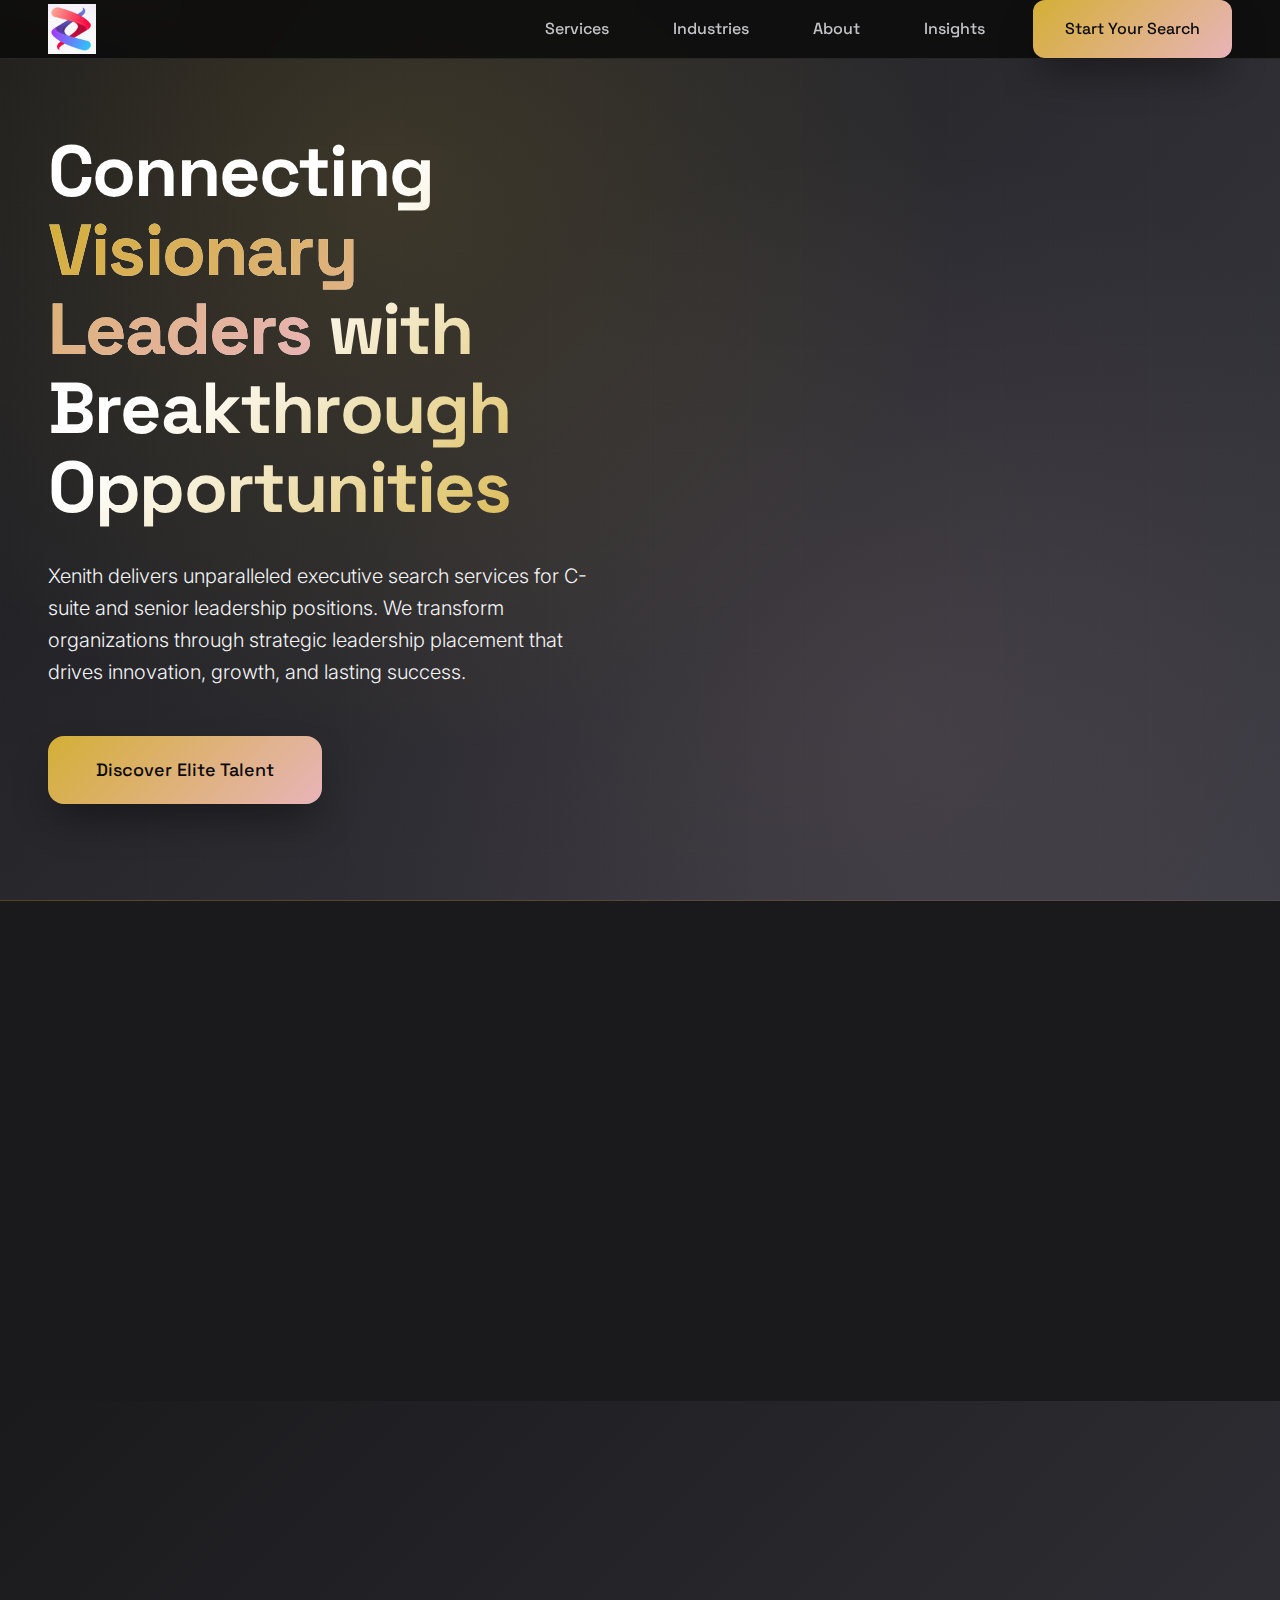
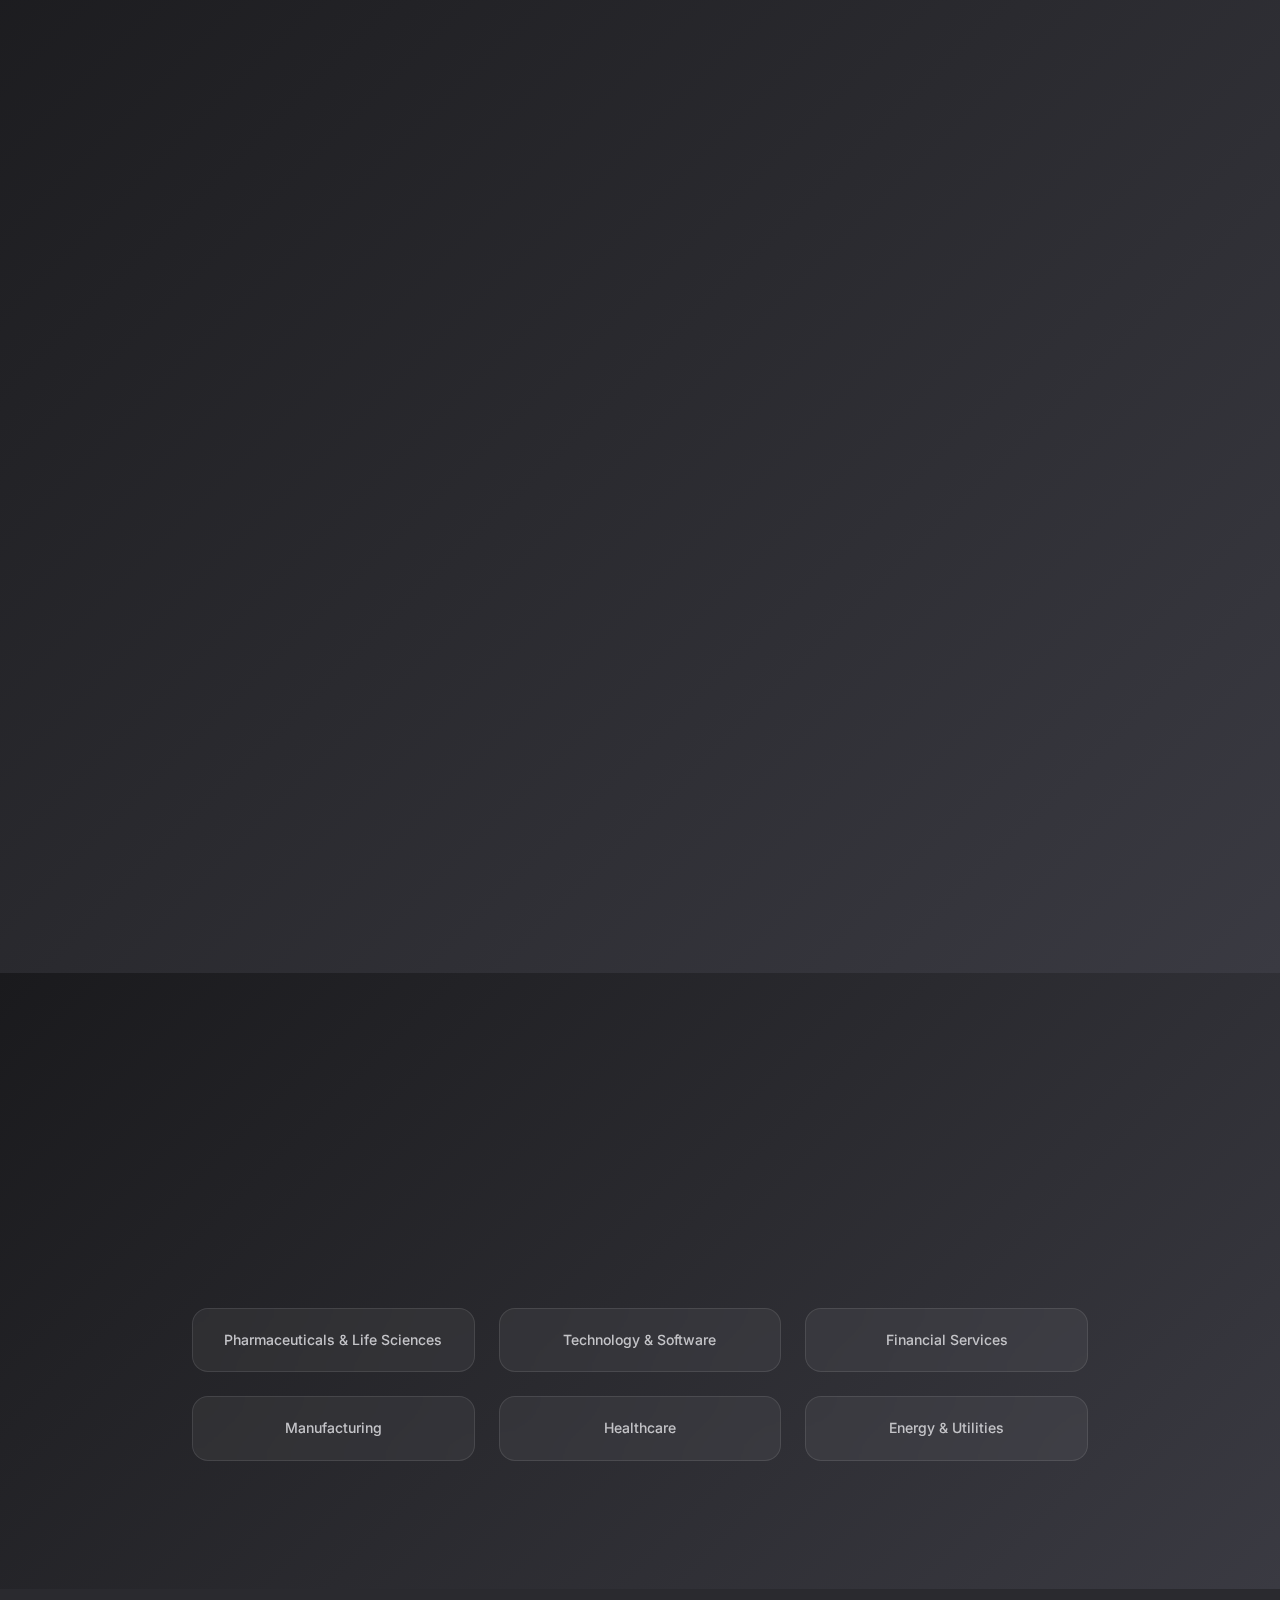
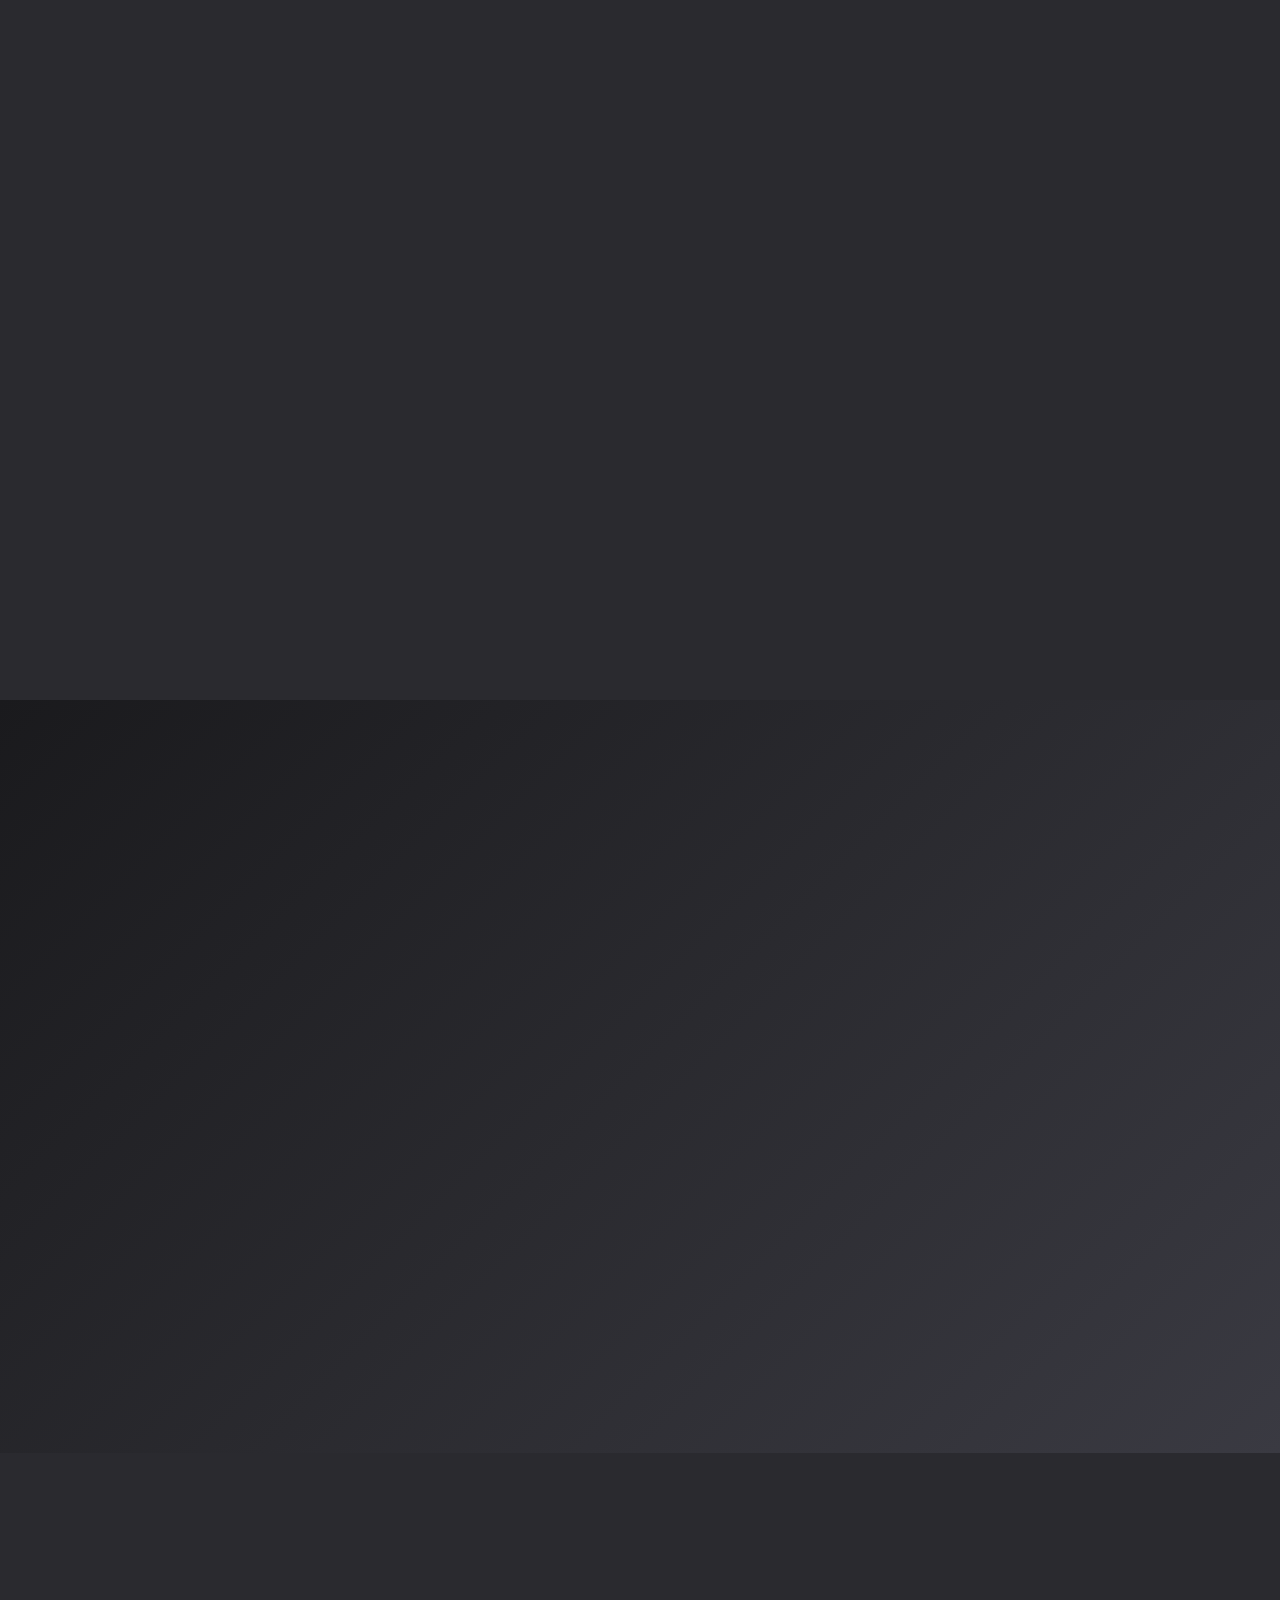
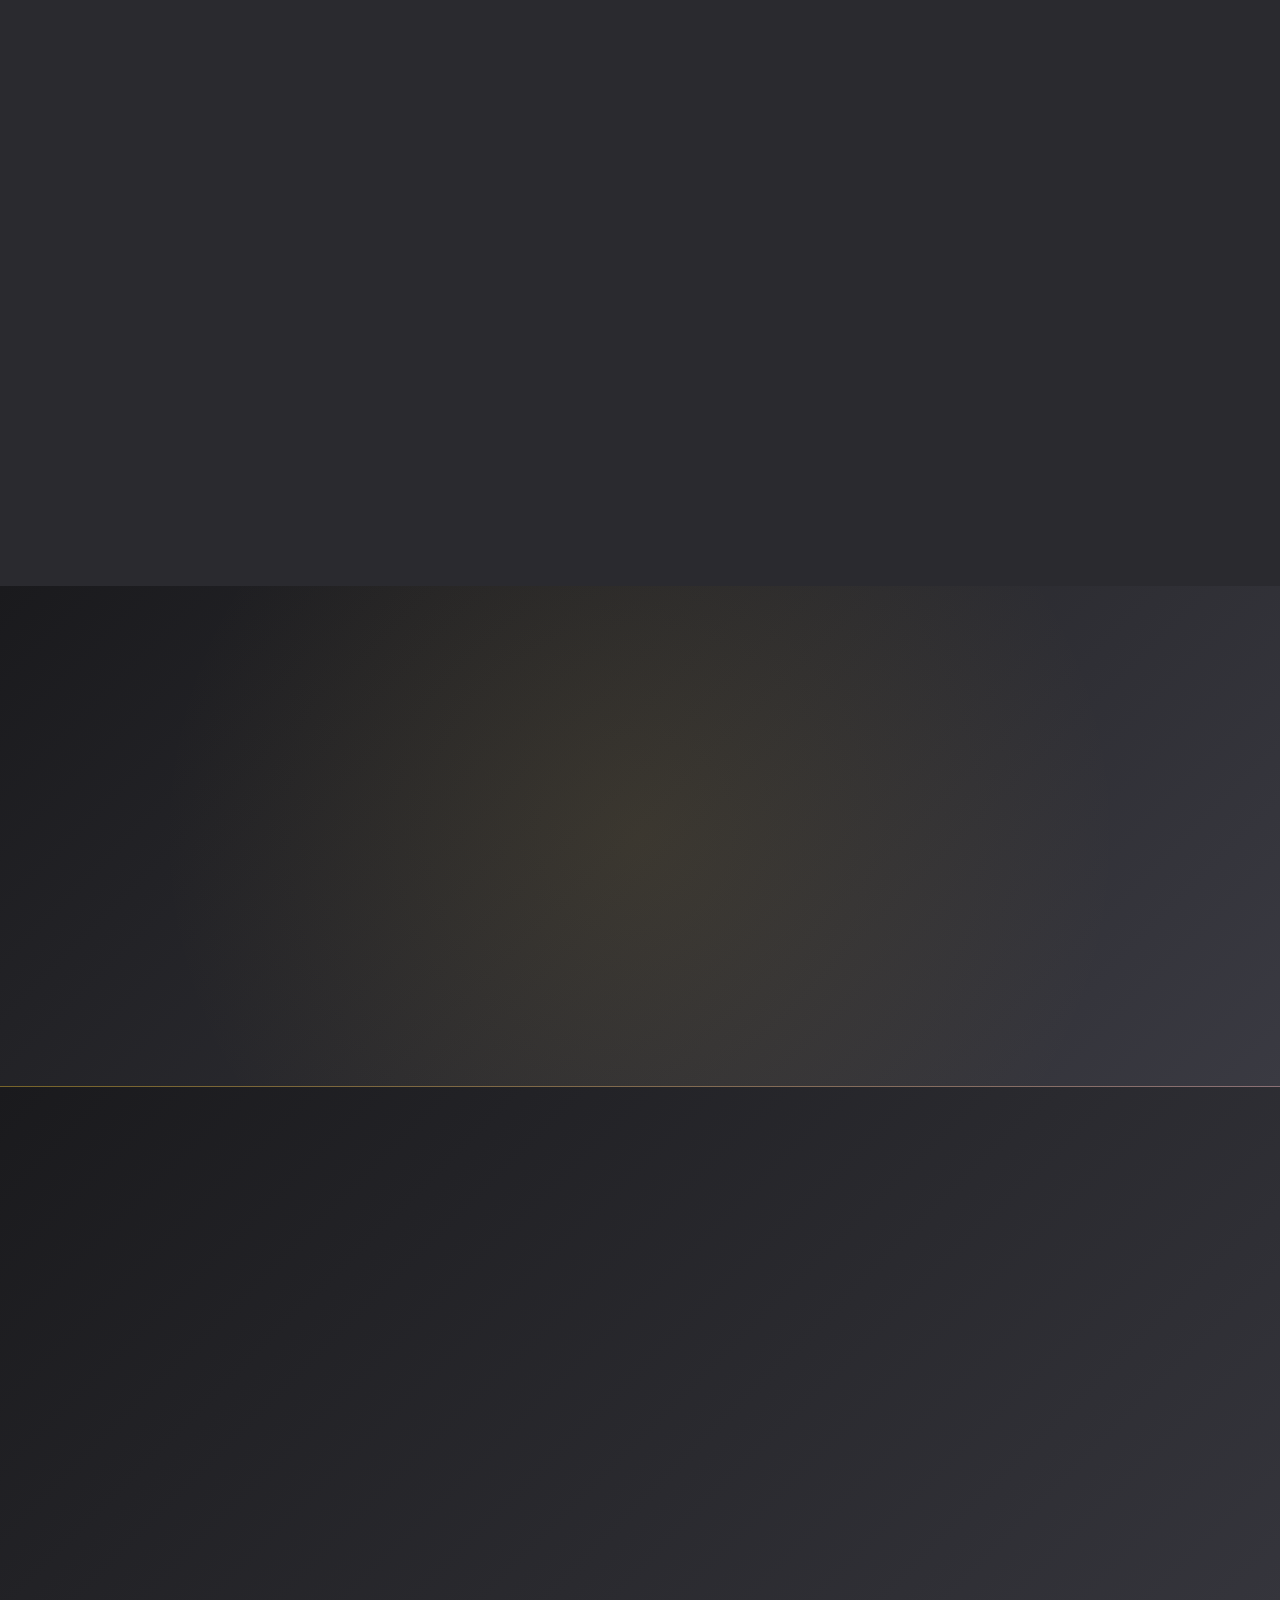
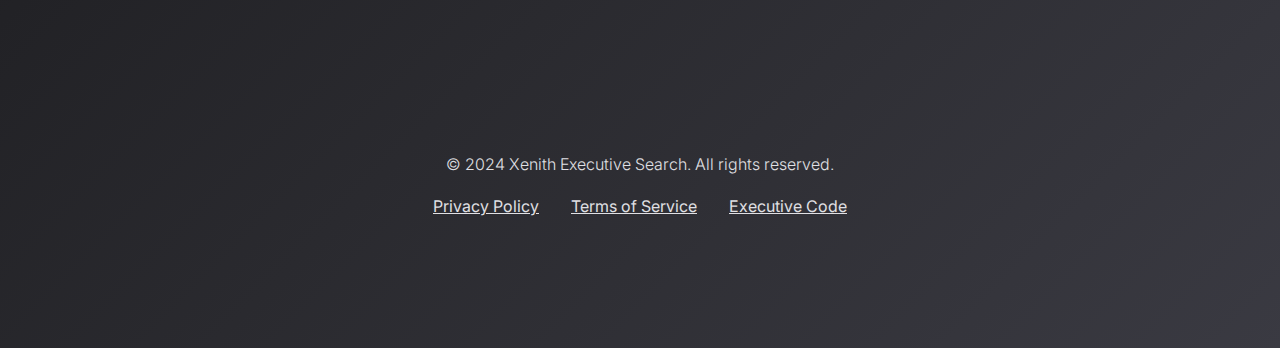
<file: index.html>
<!DOCTYPE html>
<html lang="en">
<head>
    <meta charset="UTF-8">
    <meta name="viewport" content="width=device-width, initial-scale=1.0">
    <meta name="theme-color" content="#0A0A0B">
    <meta name="robots" content="index, follow">
    <meta name="author" content="Xenith Executive Search">
    <meta name="language" content="English">
    <title>Xenith Executive Search - Elite Leadership Solutions</title>
    <meta name="description" content="Premium executive search firm specializing in C-suite and senior leadership placements. Connecting visionary leaders with transformational opportunities worldwide.">

    <!-- SEO and Social Meta Tags -->
    <meta property="og:title" content="Xenith Executive Search - Elite Leadership Solutions">
    <meta property="og:description" content="Premium executive search firm specializing in C-suite and senior leadership placements. Connecting visionary leaders with transformational opportunities worldwide.">
    <meta property="og:type" content="website">
    <meta property="og:url" content="https://xenithwfm.com">
    <meta property="og:image" content="https://xenithwfm.com/logo.jpeg">
    <meta name="twitter:card" content="summary_large_image">
    <meta name="twitter:title" content="Xenith Executive Search - Elite Leadership Solutions">
    <meta name="twitter:description" content="Premium executive search firm specializing in C-suite and senior leadership placements.">
    <meta name="twitter:image" content="https://xenithwfm.com/logo.jpeg">
    <link rel="canonical" href="https://xenithwfm.com">

    <!-- Favicon -->
    <link rel="icon" type="image/x-icon" href="logo.jpeg">
    <link rel="apple-touch-icon" href="logo.jpeg">
    <link rel="apple-touch-icon" sizes="180x180" href="logo.jpeg">
    <link rel="icon" type="image/png" sizes="32x32" href="logo.jpeg">
    <link rel="icon" type="image/png" sizes="16x16" href="logo.jpeg">

    <!-- Structured Data for SEO -->
    <script type="application/ld+json">
    {
        "@context": "https://schema.org",
        "@type": "Organization",
        "name": "Xenith Executive Search",
        "url": "https://xenithwfm.com",
        "logo": "https://xenithwfm.com/logo.jpeg",
        "description": "Premium executive search firm specializing in C-suite and senior leadership placements. Connecting visionary leaders with transformational opportunities worldwide.",
        "foundingDate": "2024",
        "contactPoint": {
            "@type": "ContactPoint",
            "telephone": "+1-970-980-2812",
            "contactType": "Customer Service",
            "email": "info@xenithwfm.com"
        },
        "address": {
            "@type": "PostalAddress",
            "streetAddress": "1901 Avenue of the Stars, Suite 2600",
            "addressLocality": "Los Angeles",
            "addressRegion": "CA",
            "postalCode": "90067",
            "addressCountry": "US"
        },
        "sameAs": [
            "https://linkedin.com/company/xenith-executive-search"
        ],
        "serviceType": [
            "Executive Search",
            "Leadership Assessment",
            "Market Intelligence",
            "Succession Planning",
            "Contract Staffing",
            "Payroll Services",
            "Scope of Work"
        ]
    }
    </script>

    <!-- Preload Critical Fonts -->
    <link rel="preconnect" href="https://fonts.googleapis.com">
    <link rel="preconnect" href="https://fonts.gstatic.com" crossorigin>
    <link rel="preload" href="https://fonts.googleapis.com/css2?family=Space+Grotesk:wght@300;400;500;600;700&family=Inter:wght@300;400;500;600;700&display=swap" as="style" onload="this.onload=null;this.rel='stylesheet'">
    <noscript><link rel="stylesheet" href="https://fonts.googleapis.com/css2?family=Space+Grotesk:wght@300;400;500;600;700&family=Inter:wght@300;400;500;600;700&display=swap"></noscript>

    <!-- Design System -->
    <link rel="stylesheet" href="design-system.css">
    <link rel="stylesheet" href="styles.css">

</head>

<body>
    <!-- Skip to main content link for accessibility -->
    <a href="#main-content" class="skip-link">Skip to main content</a>

    <!-- Luxury Header -->
    <header class="luxury-header" role="banner">
        <div class="container">
            <div class="flex items-center justify-between py-4">
                <img src="logo.jpeg" alt="Xenith Executive Search" class="header-logo">

                <nav class="desktop-nav flex items-center gap-8" role="navigation" aria-label="Main navigation">
                    <a href="#services" class="nav-link">Services</a>
                    <a href="#industries" class="nav-link">Industries</a>
                    <a href="#about" class="nav-link">About</a>
                    <a href="#insights" class="nav-link">Insights</a>
                    <a href="#contact" class="btn btn-primary">Start Your Search</a>
                </nav>

                <button class="mobile-menu" aria-label="Open mobile menu" aria-expanded="false" aria-controls="mobile-nav">☰</button>

                <!-- Mobile Navigation -->
                <nav id="mobile-nav" class="mobile-nav" role="navigation" aria-label="Mobile navigation">
                    <a href="#services">Services</a>
                    <a href="#industries">Industries</a>
                    <a href="#about">About</a>
                    <a href="#insights">Insights</a>
                    <a href="#contact" class="btn btn-primary">Start Your Search</a>
                </nav>
            </div>
        </div>
    </header>

    <!-- Hero Masterpiece -->
    <main id="main-content">
    <section class="hero-section" role="banner" aria-labelledby="hero-title">
        <div class="hero-grid"></div>
        <div class="container">
            <div class="grid lg:grid-cols-2 gap-16 items-center">
                <div class="hero-content animate-fadeInUp">
                    <h1 id="hero-title" class="hero-title">
                        Connecting <span class="text-luxury">Visionary Leaders</span> with Breakthrough Opportunities
                    </h1>
                    <p class="hero-subtitle">
                        Xenith delivers unparalleled executive search services for C-suite and senior leadership positions. We transform organizations through strategic leadership placement that drives innovation, growth, and lasting success.
                    </p>
                    <div class="hero-cta">
                        <a href="#contact" class="btn btn-primary btn-lg">Discover Elite Talent</a>
                    </div>
                </div>
                <div class="hero-stats">
                    <div class="stat-item">
                        <div class="stat-number" data-target="250">0</div>
                        <div class="stat-label">Placements</div>
                    </div>
                    <div class="stat-item">
                        <div class="stat-number" data-target="92">0</div>
                        <div class="stat-label">Success Rate</div>
                    </div>
                    <div class="stat-item">
                        <div class="stat-number" data-target="60">0</div>
                        <div class="stat-label">Avg. Days</div>
                    </div>
                </div>
            </div>
        </div>
    </section>

    <!-- Premium Statistics -->
    <section class="stats-section">
        <div class="container">
            <div class="grid md:grid-cols-3 gap-8">
                <div class="stat-card animate-on-scroll">
                    <div class="stat-number">250+</div>
                    <h3 class="text-white font-semibold mb-2">Executive Placements</h3>
                    <p class="text-platinum">Successful C-suite and senior leadership appointments worldwide</p>
                </div>
                <div class="stat-card animate-on-scroll">
                    <div class="stat-number">92%</div>
                    <h3 class="text-white font-semibold mb-2">Retention Rate</h3>
                    <p class="text-platinum">Candidates successfully retained after 24 months</p>
                </div>
                <div class="stat-card animate-on-scroll">
                    <div class="stat-number">60</div>
                    <h3 class="text-white font-semibold mb-2">Days Average</h3>
                    <p class="text-platinum">Time to present qualified candidate shortlist</p>
                </div>
            </div>
        </div>
    </section>

    <!-- Elite Services -->
    <section id="services" class="py-32 bg-luxury">
        <div class="container">
            <div class="text-center mb-20 animate-on-scroll">
                <h2 class="mb-8">Elite Executive Solutions</h2>
                <p class="text-xl text-platinum max-w-4xl mx-auto font-light leading-relaxed">
                    Our comprehensive suite of leadership solutions is designed for organizations that demand excellence. We deliver strategic talent acquisition with unmatched precision and discretion.
                </p>
            </div>

            <div class="grid md:grid-cols-2 lg:grid-cols-3 gap-8">
                <div class="service-card animate-on-scroll">
                    <h3 class="text-white mb-4">Executive Search</h3>
                    <p class="text-platinum leading-relaxed">Comprehensive C-suite and senior leadership recruitment with proven methodologies and global network access.</p>
                </div>
                <div class="service-card animate-on-scroll">
                    <h3 class="text-white mb-4">Leadership Assessment</h3>
                    <p class="text-platinum leading-relaxed">Advanced evaluation of leadership capabilities, cultural alignment, and strategic fit using proprietary frameworks.</p>
                </div>
                <div class="service-card animate-on-scroll">
                    <h3 class="text-white mb-4">Market Intelligence</h3>
                    <p class="text-platinum leading-relaxed">Strategic insights into talent landscapes, compensation benchmarks, and competitive positioning analysis.</p>
                </div>
                <div class="service-card animate-on-scroll">
                    <h3 class="text-white mb-4">Succession Planning</h3>
                    <p class="text-platinum leading-relaxed">Future-focused leadership pipeline development and strategic succession architecture for sustained growth.</p>
                </div>
                <div class="service-card animate-on-scroll">
                    <h3 class="text-white mb-4">Contract Staffing</h3>
                    <p class="text-platinum leading-relaxed">Flexible talent solutions for project-based and temporary executive assignments across multiple industries and markets.</p>
                </div>
                <div class="service-card animate-on-scroll">
                    <h3 class="text-white mb-4">Payroll Services</h3>
                    <p class="text-platinum leading-relaxed">End-to-end payroll management and compliance solutions for executive and professional staffing requirements.</p>
                </div>
                <div class="service-card animate-on-scroll">
                    <h3 class="text-white mb-4">Scope of Work</h3>
                    <p class="text-platinum leading-relaxed">Customized project-based consulting and specialized workforce solutions tailored to specific organizational needs.</p>
                </div>
            </div>
        </div>
    </section>

    <!-- Industries -->
    <section id="industries" class="py-32 bg-luxury">
        <div class="container">
            <div class="text-center mb-20 animate-on-scroll">
                <h2 class="mb-8">Sector Expertise</h2>
                <p class="text-xl text-platinum max-w-4xl mx-auto font-light leading-relaxed">
                    Deep domain knowledge across high-impact industries where exceptional leadership creates transformational value and competitive advantage.
                </p>
            </div>

            <div class="grid grid-cols-2 md:grid-cols-3 gap-6 max-w-4xl mx-auto">
                <span class="industry-tag">Pharmaceuticals & Life Sciences</span>
                <span class="industry-tag">Technology & Software</span>
                <span class="industry-tag">Financial Services</span>
                <span class="industry-tag">Manufacturing</span>
                <span class="industry-tag">Healthcare</span>
                <span class="industry-tag">Energy & Utilities</span>
            </div>
        </div>
    </section>

    <!-- Competitive Advantages -->
    <section class="py-32" style="background: var(--slate);">
        <div class="container">
            <div class="text-center mb-20 animate-on-scroll">
                <h2 class="mb-8">Distinctive Advantages</h2>
                <p class="text-xl text-platinum max-w-4xl mx-auto font-light leading-relaxed">
                    Our sophisticated approach combines cutting-edge methodology with unparalleled expertise to deliver leadership solutions that drive transformational outcomes.
                </p>
            </div>

            <div class="grid md:grid-cols-3 gap-12">
                <div class="glass-card text-center animate-on-scroll">
                    <div class="w-16 h-16 mx-auto mb-6 bg-gradient-accent rounded-2xl flex items-center justify-center text-2xl font-bold text-black">AI</div>
                    <h3 class="text-white mb-4">AI-Enhanced Intelligence</h3>
                    <p class="text-platinum leading-relaxed">Advanced technology integration with human expertise for superior candidate identification, assessment, and market analysis.</p>
                </div>
                <div class="glass-card text-center animate-on-scroll">
                    <div class="w-16 h-16 mx-auto mb-6 bg-gradient-accent rounded-2xl flex items-center justify-center text-2xl">🌍</div>
                    <h3 class="text-white mb-4">Global Excellence</h3>
                    <p class="text-platinum leading-relaxed">International network with deep local expertise, enabling access to premier talent across all major business centers worldwide.</p>
                </div>
                <div class="glass-card text-center animate-on-scroll">
                    <div class="w-16 h-16 mx-auto mb-6 bg-gradient-accent rounded-2xl flex items-center justify-center text-2xl">⚡</div>
                    <h3 class="text-white mb-4">Accelerated Delivery</h3>
                    <p class="text-platinum leading-relaxed">Optimized processes and dedicated team architecture ensuring rapid time-to-market without compromising quality or precision.</p>
                </div>
            </div>
        </div>
    </section>

    <!-- Executive Testimonials -->
    <section class="py-32 bg-luxury">
        <div class="container">
            <div class="text-center mb-20 animate-on-scroll">
                <h2 class="mb-8">Executive Endorsements</h2>
                <p class="text-xl text-platinum max-w-3xl mx-auto font-light">
                    Trusted by industry leaders and board chairs who demand excellence in executive search and leadership advisory services.
                </p>
            </div>

            <div class="grid md:grid-cols-2 gap-12">
                <div class="testimonial-card animate-on-scroll">
                    <p class="testimonial-quote">
                        Xenith delivered exceptional results in our CEO succession. Their process was meticulous, strategic, and resulted in a transformational leadership appointment that exceeded all expectations.
                    </p>
                    <div class="text-white font-semibold mb-1">Sarah Chen</div>
                    <div class="text-platinum font-medium">Board Chair, TechCorp Global</div>
                </div>
                <div class="testimonial-card animate-on-scroll">
                    <p class="testimonial-quote">
                        The caliber of candidates and strategic insights provided by Xenith were outstanding. They demonstrate a profound understanding of what constitutes exceptional executive leadership.
                    </p>
                    <div class="text-white font-semibold mb-1">Michael Rodriguez</div>
                    <div class="text-platinum font-medium">CEO, Innovation Ventures</div>
                </div>
            </div>
        </div>
    </section>

    <!-- Trusted Clients -->
    <section class="py-32" style="background: var(--slate);">
        <div class="container">
            <div class="text-center mb-20 animate-on-scroll">
                <h2 class="mb-8">Trusted by Industry Leaders</h2>
                <p class="text-xl text-platinum max-w-4xl mx-auto font-light leading-relaxed">
                    We have successfully partnered with leading organizations across multiple industries, delivering exceptional talent solutions that drive business transformation and growth.
                </p>
            </div>

            <div class="grid grid-cols-2 md:grid-cols-3 lg:grid-cols-4 gap-8">
                <div class="glass-card text-center p-8 animate-on-scroll">
                    <div class="text-white font-semibold mb-2">Healthcaa Group</div>
                    <p class="text-platinum text-sm">Healthcare & Life Sciences</p>
                </div>
                <div class="glass-card text-center p-8 animate-on-scroll">
                    <div class="text-white font-semibold mb-2">Poly Medicure</div>
                    <p class="text-platinum text-sm">Medical Devices</p>
                </div>
                <div class="glass-card text-center p-8 animate-on-scroll">
                    <div class="text-white font-semibold mb-2">Anthem Biosciences</div>
                    <p class="text-platinum text-sm">Biotechnology</p>
                </div>
                <div class="glass-card text-center p-8 animate-on-scroll">
                    <div class="text-white font-semibold mb-2">Reliance Life Sciences</div>
                    <p class="text-platinum text-sm">Life Sciences</p>
                </div>
                <div class="glass-card text-center p-8 animate-on-scroll">
                    <div class="text-white font-semibold mb-2">TechCorp Global</div>
                    <p class="text-platinum text-sm">Technology Solutions</p>
                </div>
                <div class="glass-card text-center p-8 animate-on-scroll">
                    <div class="text-white font-semibold mb-2">Innovation Ventures</div>
                    <p class="text-platinum text-sm">Investment & Advisory</p>
                </div>
                <div class="glass-card text-center p-8 animate-on-scroll">
                    <div class="text-white font-semibold mb-2">Global Pharma Corp</div>
                    <p class="text-platinum text-sm">Pharmaceuticals</p>
                </div>
                <div class="glass-card text-center p-8 animate-on-scroll">
                    <div class="text-white font-semibold mb-2">Elite Manufacturing</div>
                    <p class="text-platinum text-sm">Manufacturing</p>
                </div>
            </div>
        </div>
    </section>

    <!-- Premium CTA -->
    <section class="cta-section py-32">
        <div class="container text-center">
            <div class="animate-on-scroll">
                <h2 class="mb-8">Transform Your Leadership</h2>
                <p class="text-xl text-platinum mb-12 max-w-3xl mx-auto font-light leading-relaxed">
                    Partner with Xenith to identify and secure the visionary leaders who will architect your organization's future success and competitive dominance.
                </p>
                <div class="flex justify-center">
                    <a href="#contact" class="btn btn-primary btn-lg">Discover Elite Talent</a>
                </div>
            </div>
        </div>
    </section>

    <!-- Luxury Footer -->
    <footer id="contact" class="luxury-footer py-32">
        <div class="container">
            <div class="grid md:grid-cols-2 gap-12 mb-20">
                <div class="footer-section animate-on-scroll">
                    <img src="logo.jpeg" alt="Xenith Executive Search" class="header-logo mb-8 opacity-90">
                    <p class="text-platinum mb-8 leading-relaxed font-light">
                        Connecting visionary leaders with breakthrough opportunities worldwide. We transform organizations through strategic executive placement and leadership advisory excellence.
                    </p>
                    <div class="flex gap-4">
                        <a href="mailto:info@xenithwfm.com" class="social-link">
                            <span>📧</span>
                        </a>
                        <a href="#" class="social-link">
                            <span>💼</span>
                        </a>
                        <a href="#" class="social-link">
                            <span>🌐</span>
                        </a>
                    </div>
                </div>

                <div class="footer-section animate-on-scroll">
                    <h4 class="text-white text-xl font-semibold mb-8">Global Offices</h4>
                    <div class="space-y-4">
                        <div class="contact-item">
                            <span class="text-2xl">🌍</span>
                            <div>
                                <div class="font-semibold text-white">Global Presence</div>
                                <div class="text-platinum">Singapore • Los Angeles • Gurgaon</div>
                                <div class="text-platinum">Mumbai • Bangalore • Ahmedabad</div>
                                <div class="text-platinum">Jaipur • Dubai</div>
                            </div>
                        </div>
                        <div class="contact-item">
                            <span class="text-2xl">📧</span>
                            <div>
                                <div class="font-semibold text-white">Executive Inquiries</div>
                                <a href="mailto:info@xenithwfm.com" class="text-platinum hover:text-white transition-colors">info@xenithwfm.com</a>
                            </div>
                        </div>
                        <div class="contact-item">
                            <span class="text-2xl">📱</span>
                            <div>
                                <div class="font-semibold text-white">Global Hotline</div>
                                <a href="tel:9709802812" class="text-platinum hover:text-white transition-colors">(970) 980-2812</a>
                            </div>
                        </div>
                    </div>
                </div>


            </div>

            <div class="border-t border-white/10 pt-8">
                <div class="flex flex-col md:flex-row justify-between items-center gap-4">
                    <p class="text-platinum font-light">© 2024 Xenith Executive Search. All rights reserved.</p>
                    <div class="flex gap-8 text-sm">
                        <a href="#" class="text-platinum hover:text-white transition-colors">Privacy Policy</a>
                        <a href="#" class="text-platinum hover:text-white transition-colors">Terms of Service</a>
                        <a href="#" class="text-platinum hover:text-white transition-colors">Executive Code</a>
                    </div>
                </div>
            </div>
        </div>
    </footer>

    <script>
        // Enhanced JavaScript with error handling and progressive enhancement
        (function() {
            'use strict';

            // Feature detection and progressive enhancement
            const supportsIntersectionObserver = 'IntersectionObserver' in window;
            const supportsScrollBehavior = 'scrollBehavior' in document.documentElement.style;

            // Mobile Navigation
            function initMobileNavigation() {
                const mobileMenuButton = document.querySelector('.mobile-menu');
                const mobileNav = document.querySelector('.mobile-nav');

                if (!mobileMenuButton || !mobileNav) {
                    console.warn('Mobile navigation elements not found');
                    return;
                }

                mobileMenuButton.addEventListener('click', function() {
                    const isExpanded = this.getAttribute('aria-expanded') === 'true';

                    // Toggle navigation
                    mobileNav.classList.toggle('active');

                    // Update ARIA attributes
                    this.setAttribute('aria-expanded', !isExpanded);

                    // Update button text
                    this.textContent = isExpanded ? '☰' : '✕';
                });

                // Close mobile nav when clicking links
                mobileNav.querySelectorAll('a').forEach(link => {
                    link.addEventListener('click', function() {
                        mobileNav.classList.remove('active');
                        mobileMenuButton.setAttribute('aria-expanded', 'false');
                        mobileMenuButton.textContent = '☰';
                    });
                });

                // Close mobile nav on escape key
                document.addEventListener('keydown', function(e) {
                    if (e.key === 'Escape' && mobileNav.classList.contains('active')) {
                        mobileNav.classList.remove('active');
                        mobileMenuButton.setAttribute('aria-expanded', 'false');
                        mobileMenuButton.textContent = '☰';
                        mobileMenuButton.focus();
                    }
                });
            }

            // Luxury Header Scroll Effect
            function initHeaderScrollEffect() {
                const header = document.querySelector('.luxury-header');
                if (!header) {
                    console.warn('Header element not found');
                    return;
                }

                let ticking = false;

                function updateHeader() {
                    if (window.scrollY > 100) {
                        header.classList.add('scrolled');
                    } else {
                        header.classList.remove('scrolled');
                    }
                    ticking = false;
                }

                function requestTick() {
                    if (!ticking) {
                        requestAnimationFrame(updateHeader);
                        ticking = true;
                    }
                }

                window.addEventListener('scroll', requestTick, { passive: true });
            }

            // Scroll Animation Observer with fallback
            function initScrollAnimations() {
                const animatedElements = document.querySelectorAll('.animate-on-scroll');

                if (!animatedElements.length) return;

                if (supportsIntersectionObserver) {
                    const observerOptions = {
                        threshold: 0.1,
                        rootMargin: '0px 0px -50px 0px'
                    };

                    const observer = new IntersectionObserver((entries) => {
                        entries.forEach(entry => {
                            if (entry.isIntersecting) {
                                entry.target.classList.add('animated');
                                observer.unobserve(entry.target); // Stop observing once animated
                            }
                        });
                    }, observerOptions);

                    animatedElements.forEach(el => {
                        observer.observe(el);
                    });
                } else {
                    // Fallback for browsers without IntersectionObserver
                    animatedElements.forEach(el => {
                        el.classList.add('animated');
                    });
                }
            }

            // Enhanced smooth scrolling with fallback
            function initSmoothScrolling() {
                document.querySelectorAll('a[href^="#"]').forEach(anchor => {
                    anchor.addEventListener('click', function (e) {
                        e.preventDefault();
                        const targetId = this.getAttribute('href');
                        const target = document.querySelector(targetId);

                        if (!target) {
                            console.warn(`Target element ${targetId} not found`);
                            return;
                        }

                        if (supportsScrollBehavior) {
                            target.scrollIntoView({
                                behavior: 'smooth',
                                block: 'start'
                            });
                        } else {
                            // Fallback smooth scroll implementation
                            const targetPosition = target.getBoundingClientRect().top + window.pageYOffset - 80;
                            const startPosition = window.pageYOffset;
                            const distance = targetPosition - startPosition;
                            const duration = 800;
                            let start = null;

                            function animation(currentTime) {
                                if (start === null) start = currentTime;
                                const timeElapsed = currentTime - start;
                                const run = ease(timeElapsed, startPosition, distance, duration);
                                window.scrollTo(0, run);
                                if (timeElapsed < duration) requestAnimationFrame(animation);
                            }

                            function ease(t, b, c, d) {
                                t /= d / 2;
                                if (t < 1) return c / 2 * t * t + b;
                                t--;
                                return -c / 2 * (t * (t - 2) - 1) + b;
                            }

                            requestAnimationFrame(animation);
                        }
                    });
                });
            }

            // Typing Animation
            function initTypingAnimation() {
                const typingText = document.querySelector('.typing-text');
                const text = "Where Vision Meets Opportunity";
                let index = 0;

                function type() {
                    if (index < text.length) {
                        typingText.textContent += text.charAt(index);
                        index++;
                        setTimeout(type, 100);
                    }
                }

                setTimeout(type, 1000); // Start after 1 second
            }

            // Animated Counters
            function initAnimatedCounters() {
                const counters = document.querySelectorAll('.hero-stats .stat-number');
                const speed = 200;

                counters.forEach(counter => {
                    const target = +counter.getAttribute('data-target');
                    const increment = target / speed;

                    const updateCount = () => {
                        const count = +counter.innerText;
                        if (count < target) {
                            counter.innerText = Math.ceil(count + increment);
                            setTimeout(updateCount, 1);
                        } else {
                            counter.innerText = target;
                        }
                    };

                    // Start animation when element is visible
                    const observer = new IntersectionObserver((entries) => {
                        entries.forEach(entry => {
                            if (entry.isIntersecting) {
                                updateCount();
                                observer.unobserve(entry.target);
                            }
                        });
                    });

                    observer.observe(counter);
                });
            }

            // Initialize all features when DOM is ready
            function init() {
                try {
                    initMobileNavigation();
                    initHeaderScrollEffect();
                    initScrollAnimations();
                    initSmoothScrolling();

                    initAnimatedCounters();
                } catch (error) {
                    console.error('Error initializing website features:', error);
                }
            }

            // DOM ready check
            if (document.readyState === 'loading') {
                document.addEventListener('DOMContentLoaded', init);
            } else {
                init();
            }

            // Add screen reader only class for better accessibility
            const style = document.createElement('style');
            style.textContent = `
                .sr-only {
                    position: absolute;
                    width: 1px;
                    height: 1px;
                    padding: 0;
                    margin: -1px;
                    overflow: hidden;
                    clip: rect(0, 0, 0, 0);
                    white-space: nowrap;
                    border: 0;
                }
            `;
            document.head.appendChild(style);

        })();
    </script>
</body>
</html>
</file>
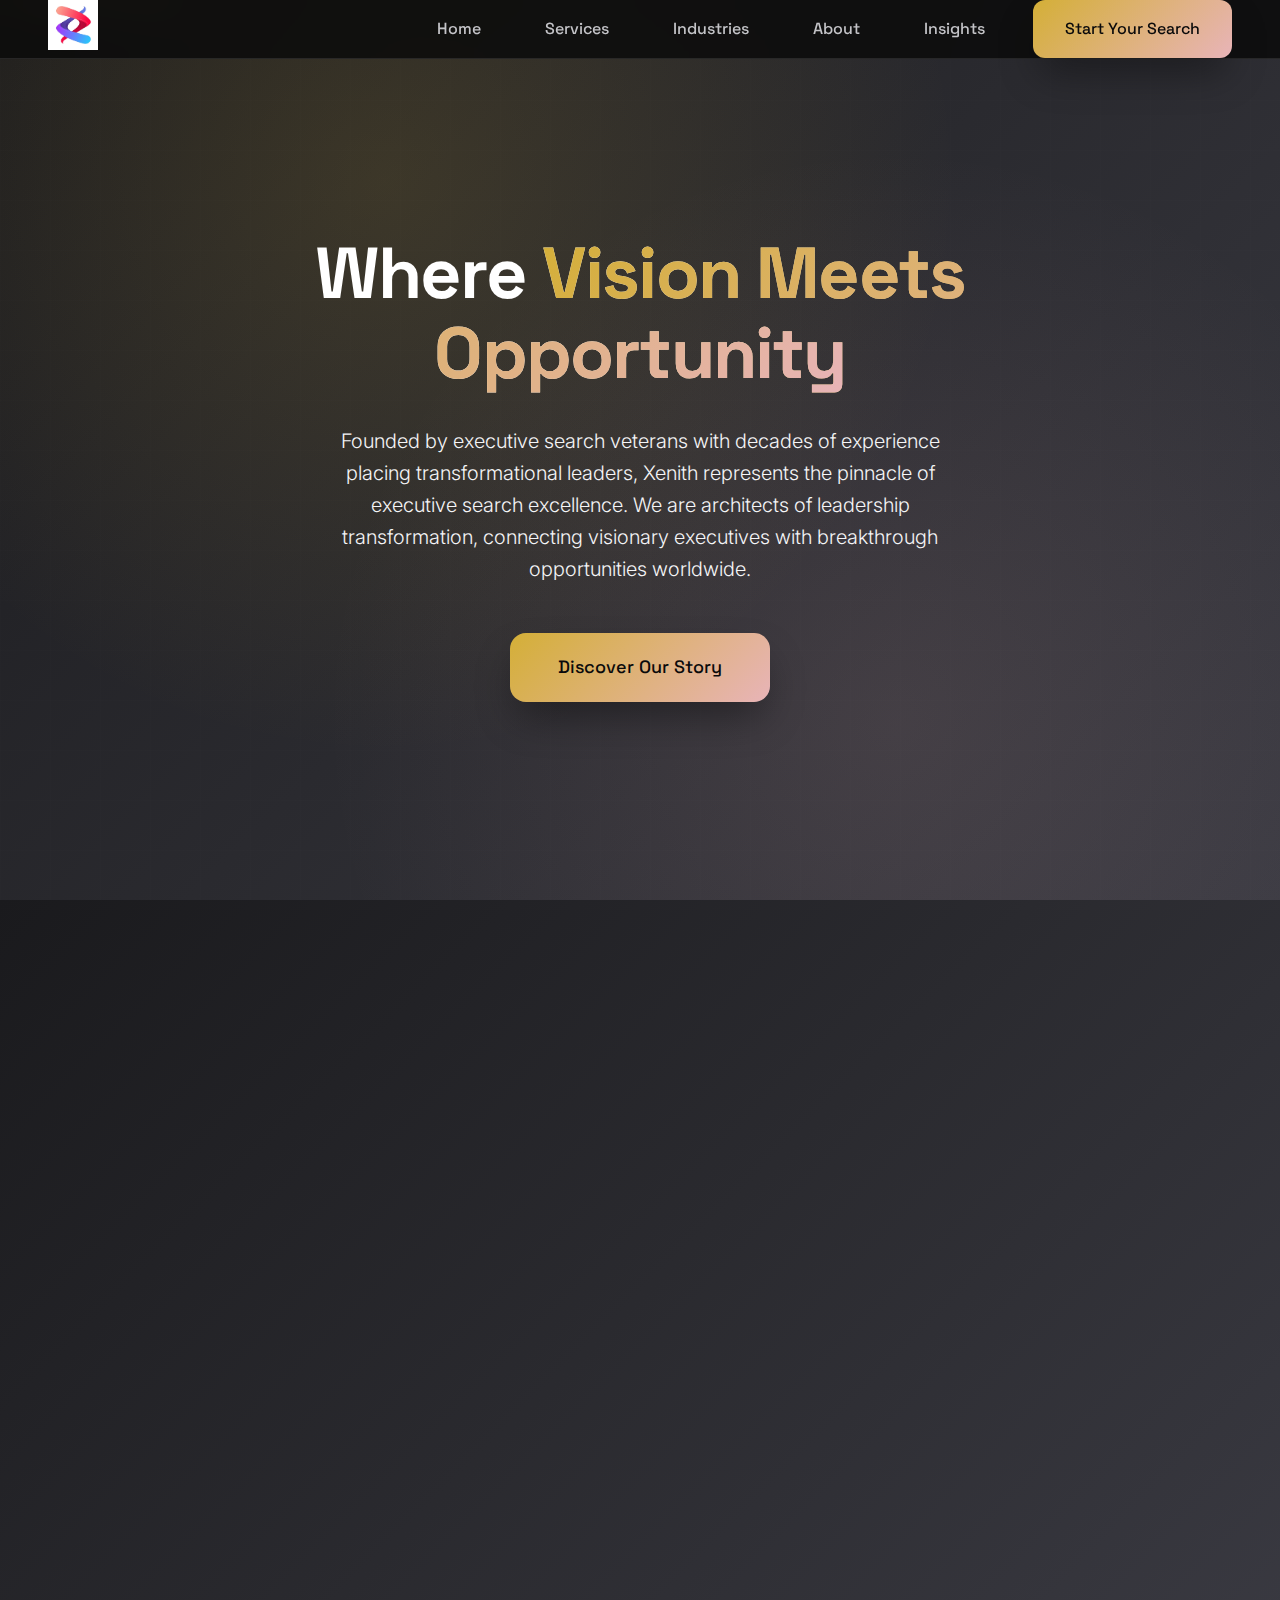
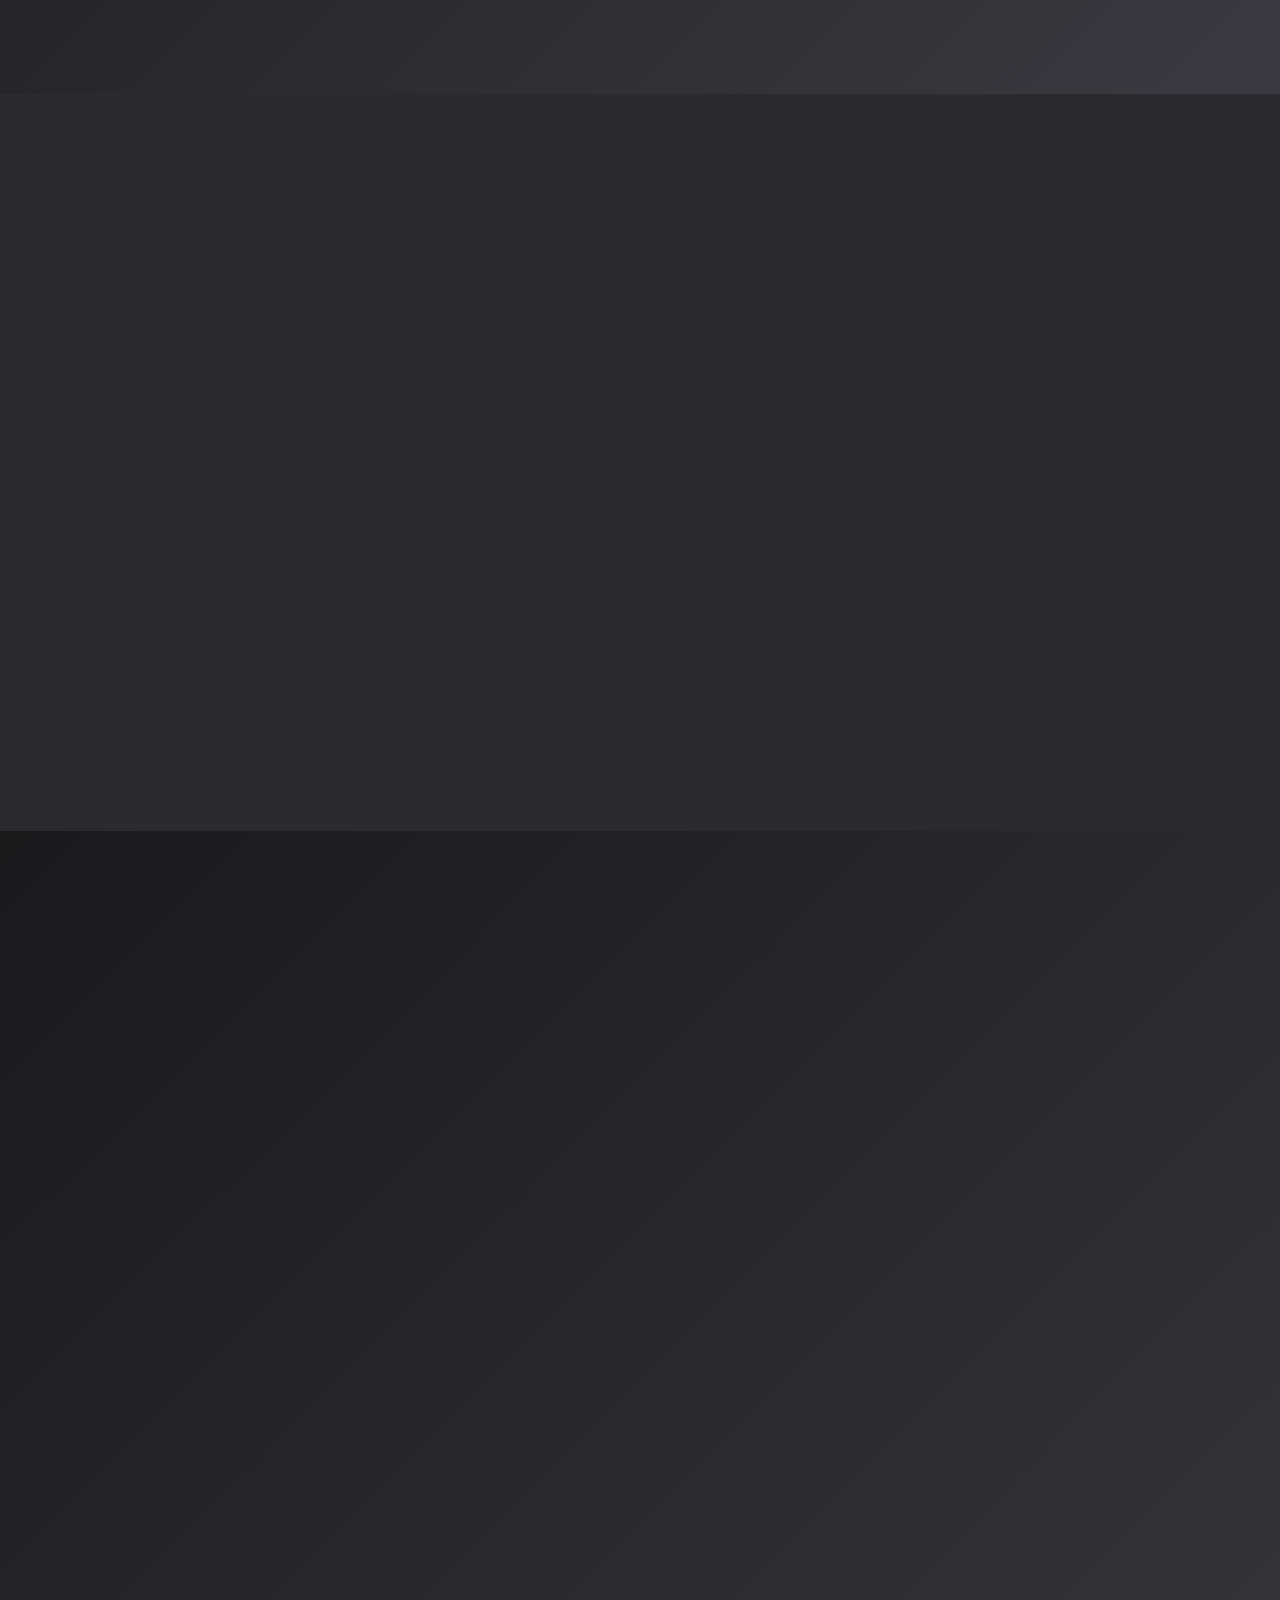
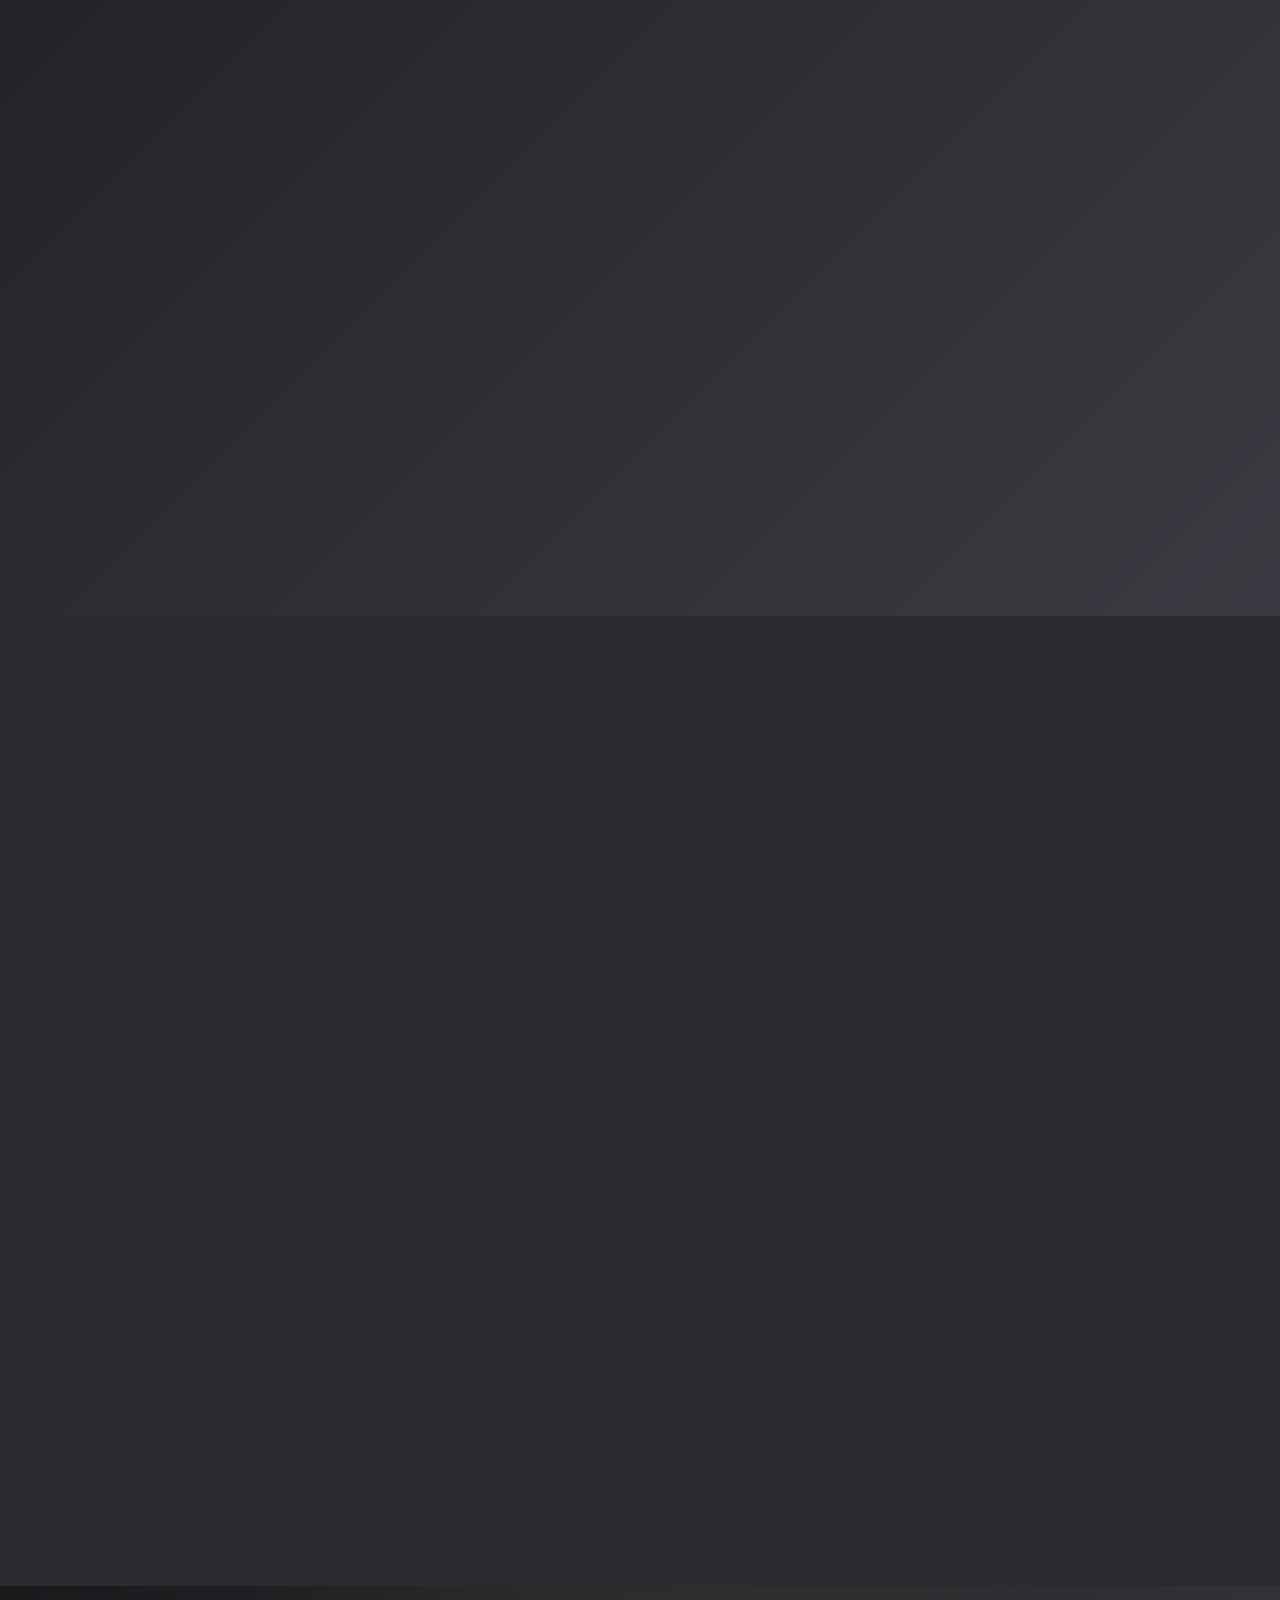
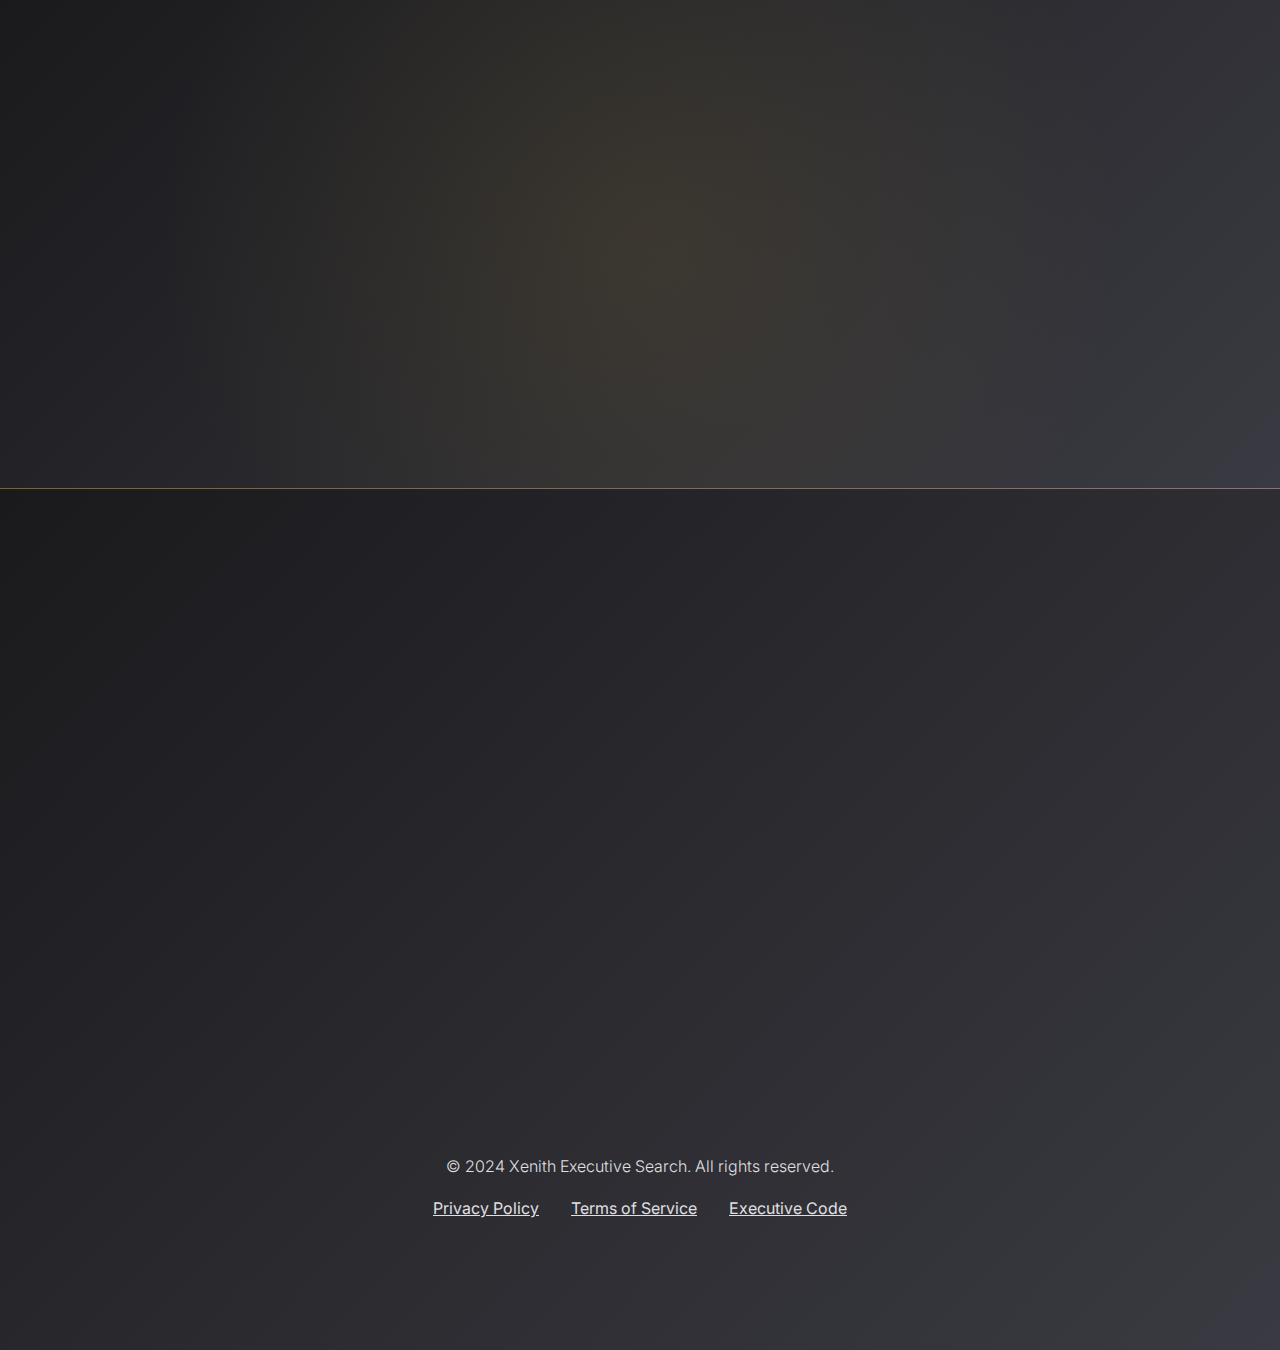
<file: about.html>
<!DOCTYPE html>
<html lang="en">
<head>
    <meta charset="UTF-8">
    <meta name="viewport" content="width=device-width, initial-scale=1.0">
    <meta name="theme-color" content="#0A0A0B">
    <meta name="robots" content="index, follow">
    <meta name="author" content="Xenith Executive Search">
    <meta name="language" content="English">
    <title>About Xenith - Elite Executive Search Leadership</title>
    <meta name="description" content="Founded by executive search veterans with decades of experience placing C-suite leaders worldwide. Discover our story, leadership team, and commitment to excellence.">

    <!-- SEO and Social Meta Tags -->
    <meta property="og:title" content="About Xenith - Elite Executive Search Leadership">
    <meta property="og:description" content="Founded by executive search veterans with decades of experience placing C-suite leaders worldwide.">
    <meta property="og:type" content="website">
    <meta property="og:url" content="https://xenithwfm.com/about">
    <meta property="og:image" content="https://xenithwfm.com/logo.png">
    <meta name="twitter:card" content="summary_large_image">
    <meta name="twitter:title" content="About Xenith - Elite Executive Search Leadership">
    <meta name="twitter:description" content="Founded by executive search veterans with decades of experience placing C-suite leaders worldwide.">
    <meta name="twitter:image" content="https://xenithwfm.com/logo.png">
    <link rel="canonical" href="https://xenithwfm.com/about">

    <!-- Favicon -->
    <link rel="icon" type="image/x-icon" href="logo.png">
    <link rel="apple-touch-icon" href="logo.png">

    <!-- Structured Data for About -->
    <script type="application/ld+json">
    {
        "@context": "https://schema.org",
        "@type": "AboutPage",
        "mainEntity": {
            "@type": "Organization",
            "name": "Xenith Executive Search",
            "url": "https://xenithwfm.com",
            "logo": "https://xenithwfm.com/logo.png",
            "foundingDate": "2024",
            "description": "Premium executive search firm specializing in C-suite and senior leadership placements worldwide.",
            "address": {
                "@type": "PostalAddress",
                "streetAddress": "1901 Avenue of the Stars, Suite 2600",
                "addressLocality": "Los Angeles",
                "addressRegion": "CA",
                "postalCode": "90067",
                "addressCountry": "US"
            }
        }
    }
    </script>

    <!-- Preload Critical Fonts -->
    <link rel="preconnect" href="https://fonts.googleapis.com">
    <link rel="preconnect" href="https://fonts.gstatic.com" crossorigin>
    <link rel="preload" href="https://fonts.googleapis.com/css2?family=Space+Grotesk:wght@300;400;500;600;700&family=Inter:wght@300;400;500;600;700&display=swap" as="style" onload="this.onload=null;this.rel='stylesheet'">
    <noscript><link rel="stylesheet" href="https://fonts.googleapis.com/css2?family=Space+Grotesk:wght@300;400;500;600;700&family=Inter:wght@300;400;500;600;700&display=swap"></noscript>

    <!-- Design System -->
    <link rel="stylesheet" href="design-system.css">
    <link rel="stylesheet" href="styles.css">
</head>

<body>
    <!-- Skip to main content link for accessibility -->
    <a href="#main-content" class="skip-link">Skip to main content</a>

    <!-- Luxury Header -->
    <header class="luxury-header" role="banner">
        <div class="container">
            <div class="flex items-center justify-between py-4">
                <a href="index.html">
                    <img src="logo.png" alt="Xenith Executive Search" class="header-logo">
                </a>

                <nav class="desktop-nav flex items-center gap-8" role="navigation" aria-label="Main navigation">
                    <a href="index.html" class="nav-link">Home</a>
                    <a href="services.html" class="nav-link">Services</a>
                    <a href="industries.html" class="nav-link">Industries</a>
                    <a href="about.html" class="nav-link" aria-current="page">About</a>
                    <a href="insights.html" class="nav-link">Insights</a>
                    <a href="index.html#contact" class="btn btn-primary">Start Your Search</a>
                </nav>

                <button class="mobile-menu" aria-label="Open mobile menu" aria-expanded="false" aria-controls="mobile-nav">☰</button>

                <!-- Mobile Navigation -->
                <nav id="mobile-nav" class="mobile-nav" role="navigation" aria-label="Mobile navigation">
                    <a href="index.html">Home</a>
                    <a href="services.html">Services</a>
                    <a href="industries.html">Industries</a>
                    <a href="about.html" aria-current="page">About</a>
                    <a href="insights.html">Insights</a>
                    <a href="index.html#contact" class="btn btn-primary">Start Your Search</a>
                </nav>
            </div>
        </div>
    </header>

    <!-- About Hero -->
    <main id="main-content">
    <section class="hero-section" role="banner" aria-labelledby="about-hero-title">
        <div class="hero-grid"></div>
        <div class="container text-center">
            <div class="hero-content mx-auto animate-fadeInUp">
                <h1 id="about-hero-title" class="hero-title">
                    Where <span class="text-luxury">Vision Meets Opportunity</span>
                </h1>
                <p class="hero-subtitle max-w-4xl mx-auto">
                    Founded by executive search veterans with decades of experience placing transformational leaders, Xenith represents the pinnacle of executive search excellence. We are architects of leadership transformation, connecting visionary executives with breakthrough opportunities worldwide.
                </p>
                <div class="hero-cta">
                    <a href="#our-story" class="btn btn-primary btn-lg">Discover Our Story</a>
                </div>
            </div>
        </div>
    </section>

    <!-- Our Story -->
    <section id="our-story" class="py-32 bg-luxury">
        <div class="container">
            <div class="grid lg:grid-cols-2 gap-16 items-center">
                <div class="animate-on-scroll">
                    <h2 class="mb-8">Our Story</h2>
                    <p class="text-xl text-platinum mb-8 leading-relaxed">
                        Xenith was born from a vision to redefine executive search through uncompromising excellence, innovative methodologies, and an unwavering commitment to client success.
                    </p>

                    <div class="space-y-6">
                        <div class="flex items-start gap-4">
                            <div class="w-8 h-8 bg-gradient-accent rounded-lg flex items-center justify-center flex-shrink-0 mt-1">
                                <span class="text-rich-black font-bold text-sm">V</span>
                            </div>
                            <div>
                                <h4 class="text-white font-semibold mb-2">Visionary Foundation</h4>
                                <p class="text-platinum">Founded by industry veterans who recognized the need for a more strategic, relationship-driven approach to executive search.</p>
                            </div>
                        </div>

                        <div class="flex items-start gap-4">
                            <div class="w-8 h-8 bg-gradient-accent rounded-lg flex items-center justify-center flex-shrink-0 mt-1">
                                <span class="text-rich-black font-bold text-sm">G</span>
                            </div>
                            <div>
                                <h4 class="text-white font-semibold mb-2">Global Expansion</h4>
                                <p class="text-platinum">Rapidly established presence across key markets including Singapore, Los Angeles, and major Indian business centers.</p>
                            </div>
                        </div>

                        <div class="flex items-start gap-4">
                            <div class="w-8 h-8 bg-gradient-accent rounded-lg flex items-center justify-center flex-shrink-0 mt-1">
                                <span class="text-rich-black font-bold text-sm">I</span>
                            </div>
                            <div>
                                <h4 class="text-white font-semibold mb-2">Innovation Leadership</h4>
                                <p class="text-platinum">Pioneering AI-enhanced search methodologies while maintaining the human insight that drives exceptional placements.</p>
                            </div>
                        </div>
                    </div>
                </div>

                <div class="glass-card p-8 animate-on-scroll">
                    <h4 class="text-white text-xl font-semibold mb-6">Our Milestones</h4>
                    <div class="space-y-6">
                        <div class="timeline-item">
                            <div class="flex items-center gap-4 mb-2">
                                <div class="w-3 h-3 bg-gold rounded-full"></div>
                                <span class="text-gold font-semibold">2024</span>
                            </div>
                            <h5 class="text-white font-semibold mb-1">Company Foundation</h5>
                            <p class="text-platinum text-sm">Xenith Executive Search established with founding team of industry veterans</p>
                        </div>

                        <div class="timeline-item">
                            <div class="flex items-center gap-4 mb-2">
                                <div class="w-3 h-3 bg-gold rounded-full"></div>
                                <span class="text-gold font-semibold">2024</span>
                            </div>
                            <h5 class="text-white font-semibold mb-1">Global Network Launch</h5>
                            <p class="text-platinum text-sm">Established offices across Singapore, Los Angeles, and India</p>
                        </div>

                        <div class="timeline-item">
                            <div class="flex items-center gap-4 mb-2">
                                <div class="w-3 h-3 bg-gold rounded-full"></div>
                                <span class="text-gold font-semibold">2024</span>
                            </div>
                            <h5 class="text-white font-semibold mb-1">250+ Executive Placements</h5>
                            <p class="text-platinum text-sm">Successfully placed over 250 senior executives across multiple industries</p>
                        </div>

                        <div class="timeline-item">
                            <div class="flex items-center gap-4 mb-2">
                                <div class="w-3 h-3 bg-gold rounded-full"></div>
                                <span class="text-gold font-semibold">2024</span>
                            </div>
                            <h5 class="text-white font-semibold mb-1">AI-Enhanced Platform</h5>
                            <p class="text-platinum text-sm">Launched proprietary AI-enhanced executive search platform</p>
                        </div>
                    </div>
                </div>
            </div>
        </div>
    </section>

    <!-- Our Values -->
    <section class="py-32" style="background: var(--slate);">
        <div class="container">
            <div class="text-center mb-20 animate-on-scroll">
                <h2 class="mb-8">Our Values</h2>
                <p class="text-xl text-platinum max-w-4xl mx-auto font-light leading-relaxed">
                    The principles that guide our approach to executive search and define our commitment to clients, candidates, and the broader business community.
                </p>
            </div>

            <div class="grid md:grid-cols-2 lg:grid-cols-4 gap-8">
                <div class="glass-card text-center animate-on-scroll">
                    <div class="w-16 h-16 mx-auto mb-6 bg-gradient-accent rounded-2xl flex items-center justify-center">
                        <span class="text-rich-black font-bold text-xl">🎯</span>
                    </div>
                    <h3 class="text-white mb-4">Excellence</h3>
                    <p class="text-platinum leading-relaxed">Uncompromising commitment to quality in every search, every interaction, and every outcome we deliver.</p>
                </div>

                <div class="glass-card text-center animate-on-scroll">
                    <div class="w-16 h-16 mx-auto mb-6 bg-gradient-accent rounded-2xl flex items-center justify-center">
                        <span class="text-rich-black font-bold text-xl">🤝</span>
                    </div>
                    <h3 class="text-white mb-4">Integrity</h3>
                    <p class="text-platinum leading-relaxed">Transparent, ethical practices that build trust and long-term partnerships with all stakeholders.</p>
                </div>

                <div class="glass-card text-center animate-on-scroll">
                    <div class="w-16 h-16 mx-auto mb-6 bg-gradient-accent rounded-2xl flex items-center justify-center">
                        <span class="text-rich-black font-bold text-xl">🚀</span>
                    </div>
                    <h3 class="text-white mb-4">Innovation</h3>
                    <p class="text-platinum leading-relaxed">Pioneering new methodologies and technologies to enhance the executive search experience.</p>
                </div>

                <div class="glass-card text-center animate-on-scroll">
                    <div class="w-16 h-16 mx-auto mb-6 bg-gradient-accent rounded-2xl flex items-center justify-center">
                        <span class="text-rich-black font-bold text-xl">🌍</span>
                    </div>
                    <h3 class="text-white mb-4">Global Impact</h3>
                    <p class="text-platinum leading-relaxed">Creating positive transformation through exceptional leadership placements worldwide.</p>
                </div>
            </div>
        </div>
    </section>

    <!-- Leadership Team -->
    <section class="py-32 bg-luxury">
        <div class="container">
            <div class="text-center mb-20 animate-on-scroll">
                <h2 class="mb-8">Leadership Team</h2>
                <p class="text-xl text-platinum max-w-4xl mx-auto font-light leading-relaxed">
                    Meet the visionary leaders who guide Xenith's mission to transform organizations through exceptional executive placement and strategic advisory excellence.
                </p>
            </div>

            <div class="grid md:grid-cols-2 lg:grid-cols-3 gap-12">
                <!-- Founding Partner / CEO -->
                <div class="glass-card text-center animate-on-scroll">
                    <div class="w-24 h-24 mx-auto mb-6 bg-gradient-accent rounded-full flex items-center justify-center">
                        <span class="text-rich-black font-bold text-2xl">HK</span>
                    </div>
                    <h3 class="text-white mb-2">Hemant Kumar</h3>
                    <p class="text-gold font-medium mb-4">Founding Partner & Chief Executive Officer</p>
                    <p class="text-platinum leading-relaxed mb-6">
                        Visionary leader with 15+ years in executive search, specializing in C-suite placements across technology, pharmaceuticals, and financial services sectors globally.
                    </p>
                    <div class="text-platinum text-sm space-y-1">
                        <div>• Former Director, Global Executive Search</div>
                        <div>• MBA, Strategic Management</div>
                        <div>• 200+ Senior Executive Placements</div>
                    </div>
                </div>

                <!-- Head of Global Operations -->
                <div class="glass-card text-center animate-on-scroll">
                    <div class="w-24 h-24 mx-auto mb-6 bg-gradient-accent rounded-full flex items-center justify-center">
                        <span class="text-rich-black font-bold text-2xl">RS</span>
                    </div>
                    <h3 class="text-white mb-2">Rajesh Sharma</h3>
                    <p class="text-gold font-medium mb-4">Head of Global Operations</p>
                    <p class="text-platinum leading-relaxed mb-6">
                        Operations excellence leader driving global expansion and process optimization across Xenith's international office network and service delivery platforms.
                    </p>
                    <div class="text-platinum text-sm space-y-1">
                        <div>• 12+ Years Operations Leadership</div>
                        <div>• Global Business Strategy Expert</div>
                        <div>• Multi-Market Expansion Specialist</div>
                    </div>
                </div>

                <!-- Managing Director, Asia Pacific -->
                <div class="glass-card text-center animate-on-scroll">
                    <div class="w-24 h-24 mx-auto mb-6 bg-gradient-accent rounded-full flex items-center justify-center">
                        <span class="text-rich-black font-bold text-2xl">SP</span>
                    </div>
                    <h3 class="text-white mb-2">Sunita Patel</h3>
                    <p class="text-gold font-medium mb-4">Managing Director, Asia Pacific</p>
                    <p class="text-platinum leading-relaxed mb-6">
                        Regional leadership expert driving executive search excellence across Asia Pacific markets with deep expertise in technology and life sciences sectors.
                    </p>
                    <div class="text-platinum text-sm space-y-1">
                        <div>• 10+ Years Asia Pacific Leadership</div>
                        <div>• Technology & Life Sciences Expert</div>
                        <div>• Cross-Cultural Executive Placement</div>
                    </div>
                </div>

                <!-- Director of Executive Assessment -->
                <div class="glass-card text-center animate-on-scroll">
                    <div class="w-24 h-24 mx-auto mb-6 bg-gradient-accent rounded-full flex items-center justify-center">
                        <span class="text-rich-black font-bold text-2xl">MR</span>
                    </div>
                    <h3 class="text-white mb-2">Michael Rodriguez</h3>
                    <p class="text-gold font-medium mb-4">Director of Executive Assessment</p>
                    <p class="text-platinum leading-relaxed mb-6">
                        Leadership assessment specialist developing proprietary evaluation frameworks that ensure optimal candidate-role alignment and long-term placement success.
                    </p>
                    <div class="text-platinum text-sm space-y-1">
                        <div>• PhD, Organizational Psychology</div>
                        <div>• 8+ Years Assessment Design</div>
                        <div>• Executive Competency Expert</div>
                    </div>
                </div>

                <!-- Head of Technology & Innovation -->
                <div class="glass-card text-center animate-on-scroll">
                    <div class="w-24 h-24 mx-auto mb-6 bg-gradient-accent rounded-full flex items-center justify-center">
                        <span class="text-rich-black font-bold text-2xl">AK</span>
                    </div>
                    <h3 class="text-white mb-2">Anita Kim</h3>
                    <p class="text-gold font-medium mb-4">Head of Technology & Innovation</p>
                    <p class="text-platinum leading-relaxed mb-6">
                        Technology innovation leader architecting AI-enhanced search platforms and digital transformation initiatives that redefine executive search excellence.
                    </p>
                    <div class="text-platinum text-sm space-y-1">
                        <div>• MS, Computer Science</div>
                        <div>• AI & Machine Learning Expert</div>
                        <div>• Digital Transformation Leader</div>
                    </div>
                </div>

                <!-- Global Head of Client Relations -->
                <div class="glass-card text-center animate-on-scroll">
                    <div class="w-24 h-24 mx-auto mb-6 bg-gradient-accent rounded-full flex items-center justify-center">
                        <span class="text-rich-black font-bold text-2xl">DT</span>
                    </div>
                    <h3 class="text-white mb-2">David Thompson</h3>
                    <p class="text-gold font-medium mb-4">Global Head of Client Relations</p>
                    <p class="text-platinum leading-relaxed mb-6">
                        Client relationship strategist ensuring exceptional service delivery and building long-term partnerships with board chairs and senior executives worldwide.
                    </p>
                    <div class="text-platinum text-sm space-y-1">
                        <div>• 15+ Years Client Relations</div>
                        <div>• Fortune 500 Partnership Expert</div>
                        <div>• Strategic Advisory Specialist</div>
                    </div>
                </div>
            </div>
        </div>
    </section>

    <!-- Our Commitment -->
    <section class="py-32" style="background: var(--slate);">
        <div class="container">
            <div class="grid lg:grid-cols-2 gap-16 items-center">
                <div class="animate-on-scroll">
                    <h2 class="mb-8">Our Commitment to Excellence</h2>
                    <p class="text-xl text-platinum mb-8 leading-relaxed">
                        Every search engagement represents our commitment to delivering transformational outcomes that drive organizational success and executive career advancement.
                    </p>

                    <div class="space-y-6">
                        <div class="service-card p-6">
                            <h4 class="text-white font-semibold mb-3">Confidentiality Guarantee</h4>
                            <p class="text-platinum">Complete discretion and confidentiality throughout the entire search process, protecting both client and candidate interests.</p>
                        </div>

                        <div class="service-card p-6">
                            <h4 class="text-white font-semibold mb-3">Quality Assurance</h4>
                            <p class="text-platinum">Rigorous methodology ensuring every placement meets our exacting standards for excellence and long-term success.</p>
                        </div>

                        <div class="service-card p-6">
                            <h4 class="text-white font-semibold mb-3">Partnership Approach</h4>
                            <p class="text-platinum">Collaborative relationships built on trust, transparency, and shared commitment to exceptional outcomes.</p>
                        </div>
                    </div>
                </div>

                <div class="glass-card p-8 animate-on-scroll">
                    <h4 class="text-white text-xl font-semibold mb-6">Why Partner with Xenith?</h4>

                    <div class="space-y-6">
                        <div class="flex items-start gap-3">
                            <div class="w-6 h-6 bg-gold rounded-full flex items-center justify-center text-rich-black font-bold text-xs mt-1">✓</div>
                            <div>
                                <div class="text-white font-medium">Proven Track Record</div>
                                <p class="text-platinum text-sm">92% success rate with 250+ executive placements</p>
                            </div>
                        </div>

                        <div class="flex items-start gap-3">
                            <div class="w-6 h-6 bg-gold rounded-full flex items-center justify-center text-rich-black font-bold text-xs mt-1">✓</div>
                            <div>
                                <div class="text-white font-medium">Global Network</div>
                                <p class="text-platinum text-sm">Worldwide reach with local market expertise</p>
                            </div>
                        </div>

                        <div class="flex items-start gap-3">
                            <div class="w-6 h-6 bg-gold rounded-full flex items-center justify-center text-rich-black font-bold text-xs mt-1">✓</div>
                            <div>
                                <div class="text-white font-medium">Industry Expertise</div>
                                <p class="text-platinum text-sm">Deep knowledge across key business sectors</p>
                            </div>
                        </div>

                        <div class="flex items-start gap-3">
                            <div class="w-6 h-6 bg-gold rounded-full flex items-center justify-center text-rich-black font-bold text-xs mt-1">✓</div>
                            <div>
                                <div class="text-white font-medium">Innovation Leadership</div>
                                <p class="text-platinum text-sm">AI-enhanced search with human insight</p>
                            </div>
                        </div>

                        <div class="flex items-start gap-3">
                            <div class="w-6 h-6 bg-gold rounded-full flex items-center justify-center text-rich-black font-bold text-xs mt-1">✓</div>
                            <div>
                                <div class="text-white font-medium">Rapid Delivery</div>
                                <p class="text-platinum text-sm">60-day average placement timeline</p>
                            </div>
                        </div>

                        <div class="flex items-start gap-3">
                            <div class="w-6 h-6 bg-gold rounded-full flex items-center justify-center text-rich-black font-bold text-xs mt-1">✓</div>
                            <div>
                                <div class="text-white font-medium">24/7 Support</div>
                                <p class="text-platinum text-sm">Dedicated client support throughout engagement</p>
                            </div>
                        </div>
                    </div>
                </div>
            </div>
        </div>
    </section>

    <!-- Call to Action -->
    <section class="cta-section py-32">
        <div class="container text-center">
            <div class="animate-on-scroll">
                <h2 class="mb-8">Ready to Experience Xenith Excellence?</h2>
                <p class="text-xl text-platinum mb-12 max-w-3xl mx-auto font-light leading-relaxed">
                    Join the world's most successful organizations in partnering with Xenith for transformational executive leadership solutions that drive exceptional results.
                </p>
                <div class="flex justify-center gap-6">
                    <a href="/#contact" class="btn btn-primary btn-lg">Start Your Search</a>
                    <a href="services.html" class="btn btn-secondary btn-lg">Our Services</a>
                </div>
            </div>
        </div>
    </section>
    </main>

    <!-- Luxury Footer -->
    <footer class="luxury-footer py-32">
        <div class="container">
            <div class="grid md:grid-cols-2 gap-12 mb-20">
                <div class="footer-section animate-on-scroll">
                    <img src="logo.png" alt="Xenith Executive Search" class="header-logo mb-8 opacity-90">
                    <p class="text-platinum mb-8 leading-relaxed font-light">
                        Connecting visionary leaders with breakthrough opportunities worldwide. We transform organizations through strategic executive placement and leadership advisory excellence.
                    </p>
                    <div class="flex gap-4">
                        <a href="mailto:info@xenithwfm.com" class="social-link">
                            <span>📧</span>
                        </a>
                        <a href="#" class="social-link">
                            <span>💼</span>
                        </a>
                        <a href="#" class="social-link">
                            <span>🌐</span>
                        </a>
                    </div>
                </div>

                <div class="footer-section animate-on-scroll">
                    <h4 class="text-white text-xl font-semibold mb-8">Global Offices</h4>
                    <div class="space-y-4">
                        <div class="contact-item">
                            <span class="text-2xl">🌍</span>
                            <div>
                                <div class="font-semibold text-white">Global Presence</div>
                                <div class="text-platinum">Singapore • Los Angeles • Gurgaon</div>
                                <div class="text-platinum">Mumbai • Bangalore • Ahmedabad</div>
                                <div class="text-platinum">Jaipur • Dubai</div>
                            </div>
                        </div>
                        <div class="contact-item">
                            <span class="text-2xl">📧</span>
                            <div>
                                <div class="font-semibold text-white">Leadership Inquiries</div>
                                <a href="mailto:info@xenithwfm.com" class="text-platinum hover:text-white transition-colors">info@xenithwfm.com</a>
                            </div>
                        </div>
                        <div class="contact-item">
                            <span class="text-2xl">📱</span>
                            <div>
                                <div class="font-semibold text-white">Global Hotline</div>
                                <a href="tel:9709802812" class="text-platinum hover:text-white transition-colors">(970) 980-2812</a>
                            </div>
                        </div>
                    </div>
                </div>
            </div>

            <div class="border-t border-white/10 pt-8">
                <div class="flex flex-col md:flex-row justify-between items-center gap-4">
                    <p class="text-platinum font-light">© 2024 Xenith Executive Search. All rights reserved.</p>
                    <div class="flex gap-8 text-sm">
                        <a href="privacy.html" class="text-platinum hover:text-white transition-colors">Privacy Policy</a>
                        <a href="terms.html" class="text-platinum hover:text-white transition-colors">Terms of Service</a>
                        <a href="executive-code.html" class="text-platinum hover:text-white transition-colors">Executive Code</a>
                    </div>
                </div>
            </div>
        </div>
    </footer>

    <script src="scripts.js"></script>
</body>
</html>
</file>
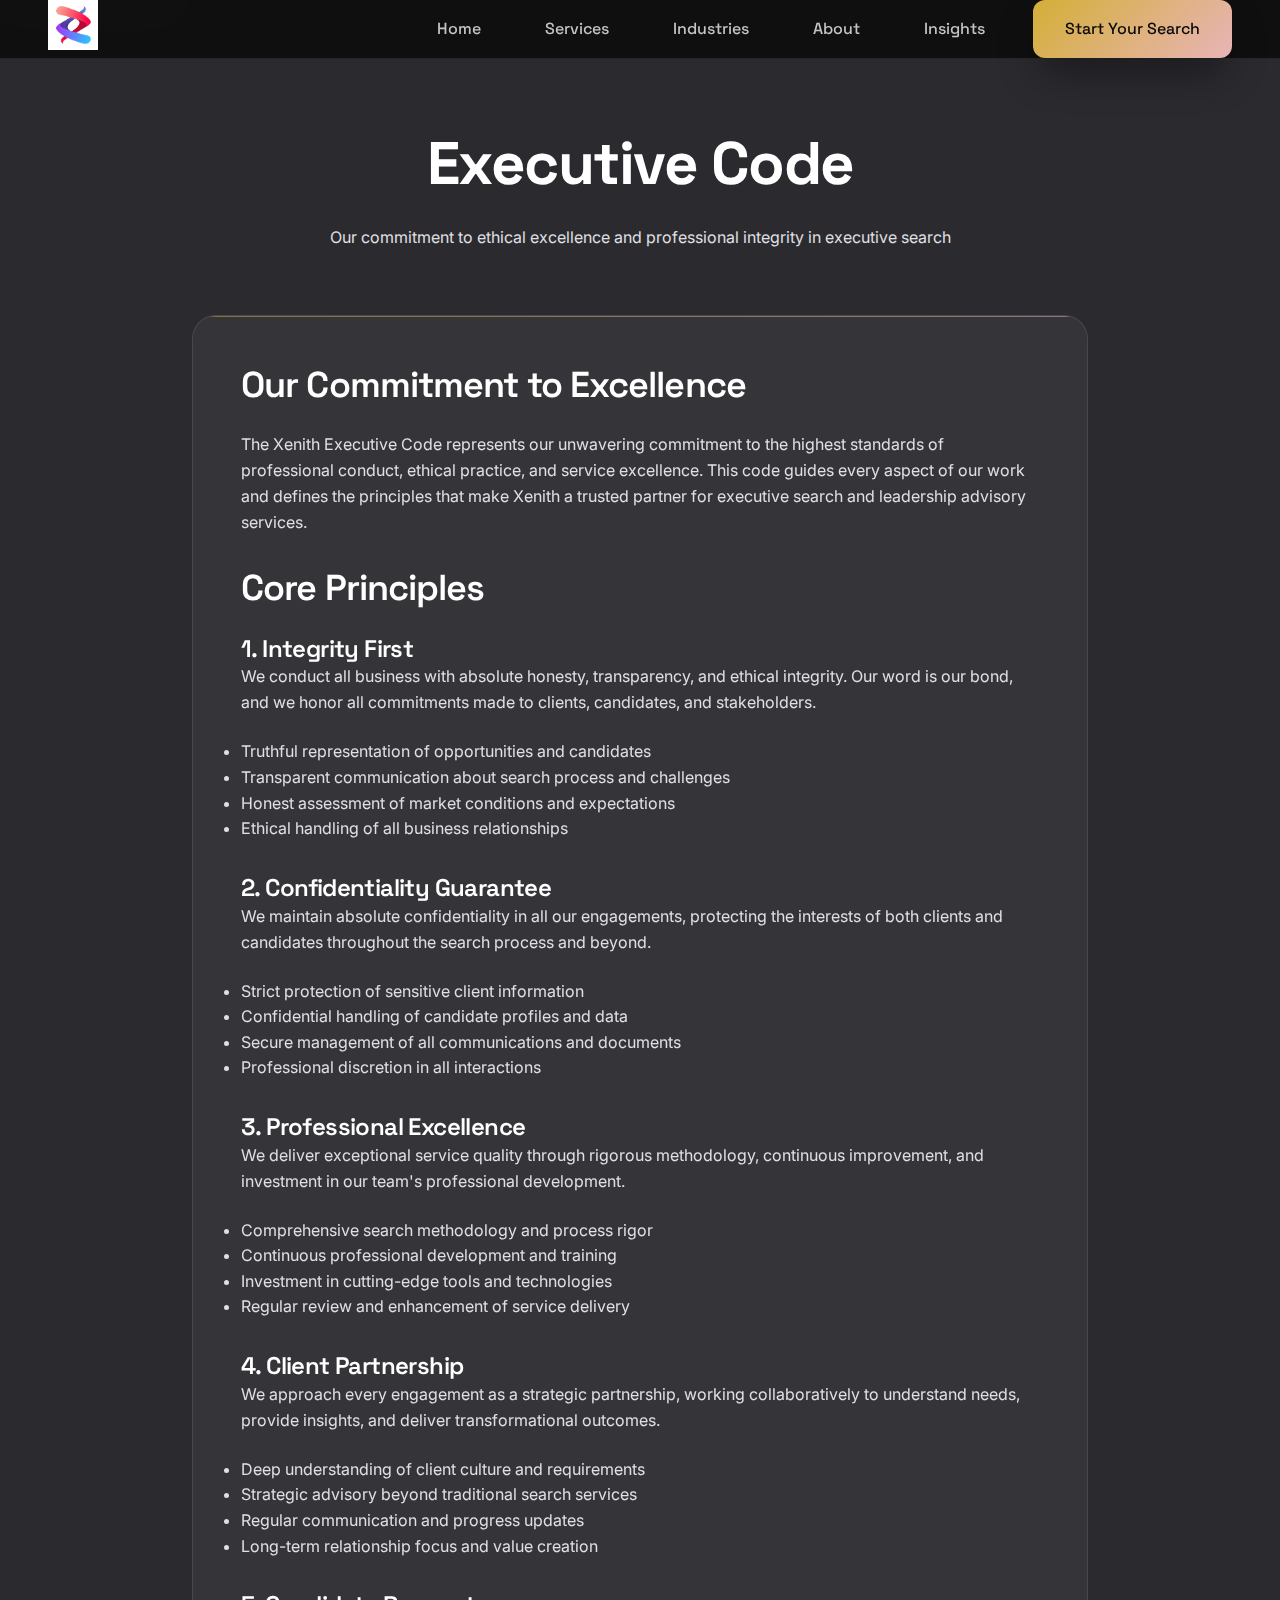
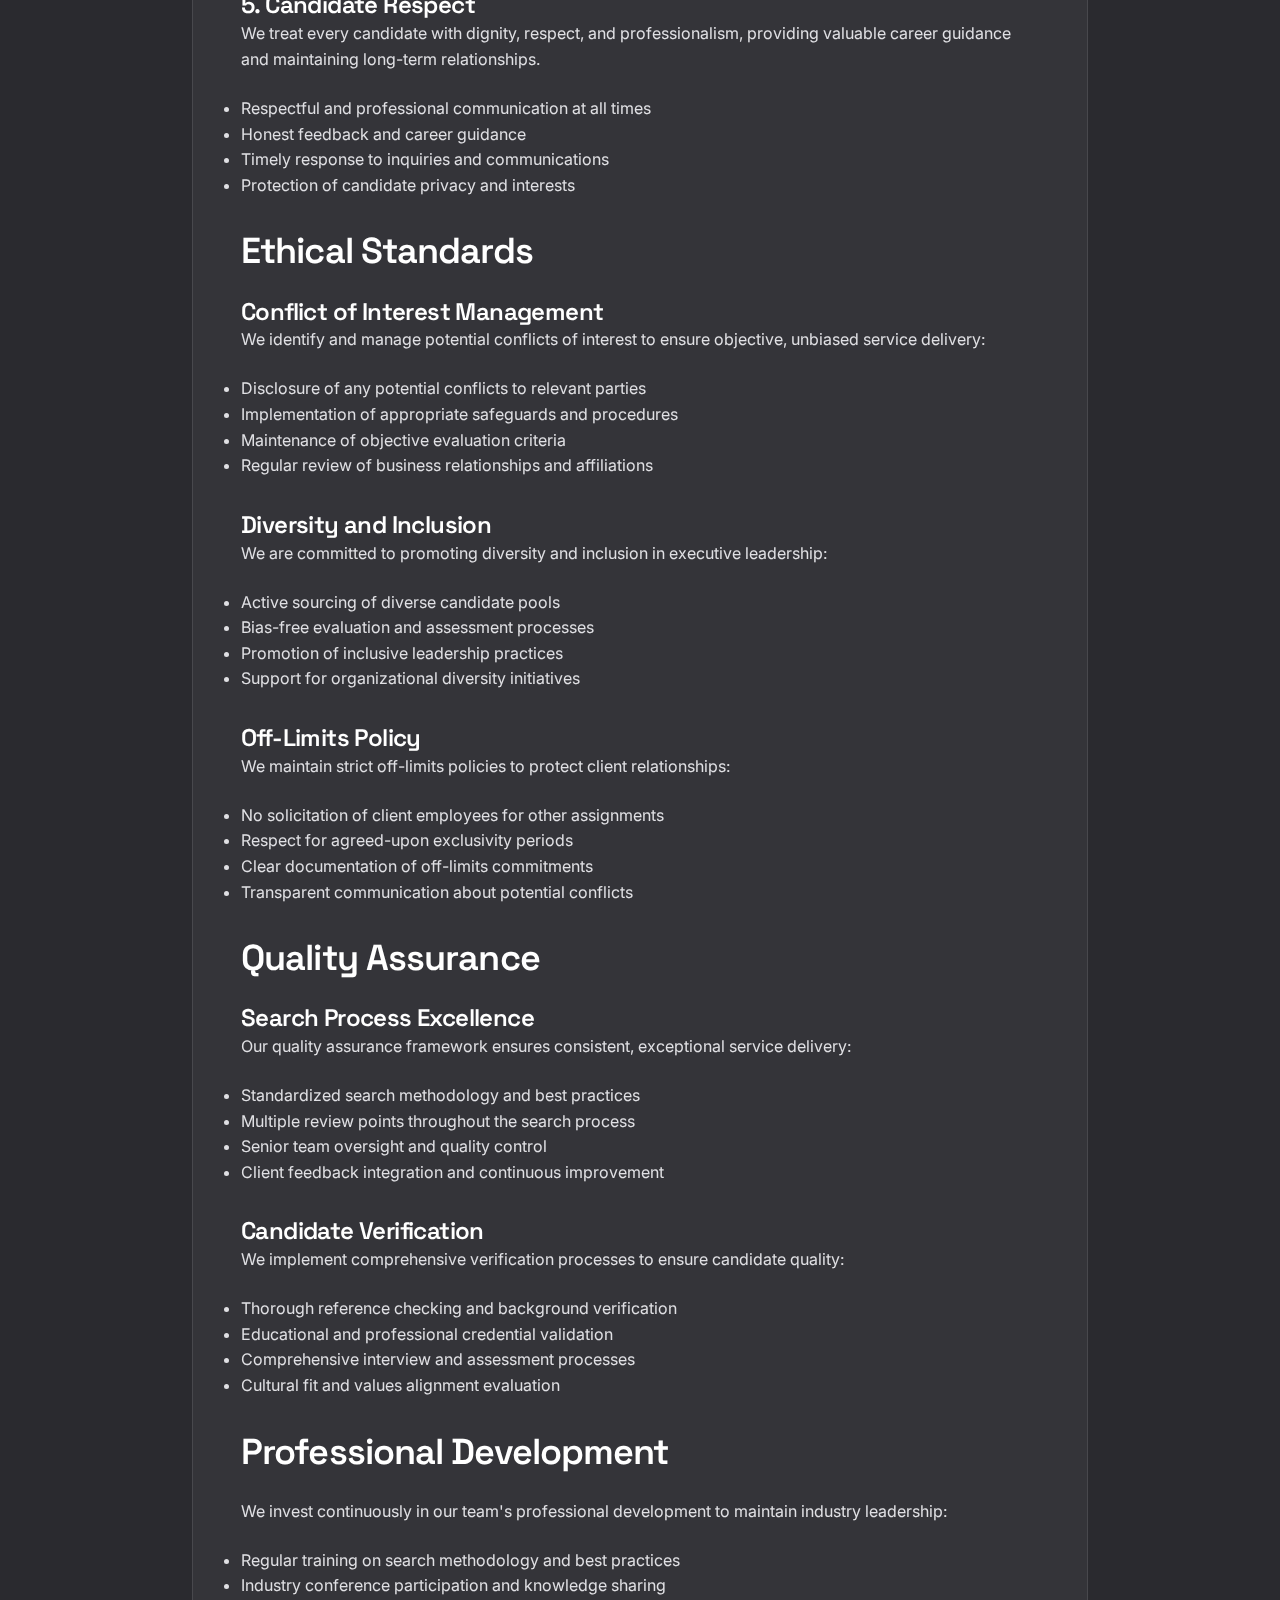
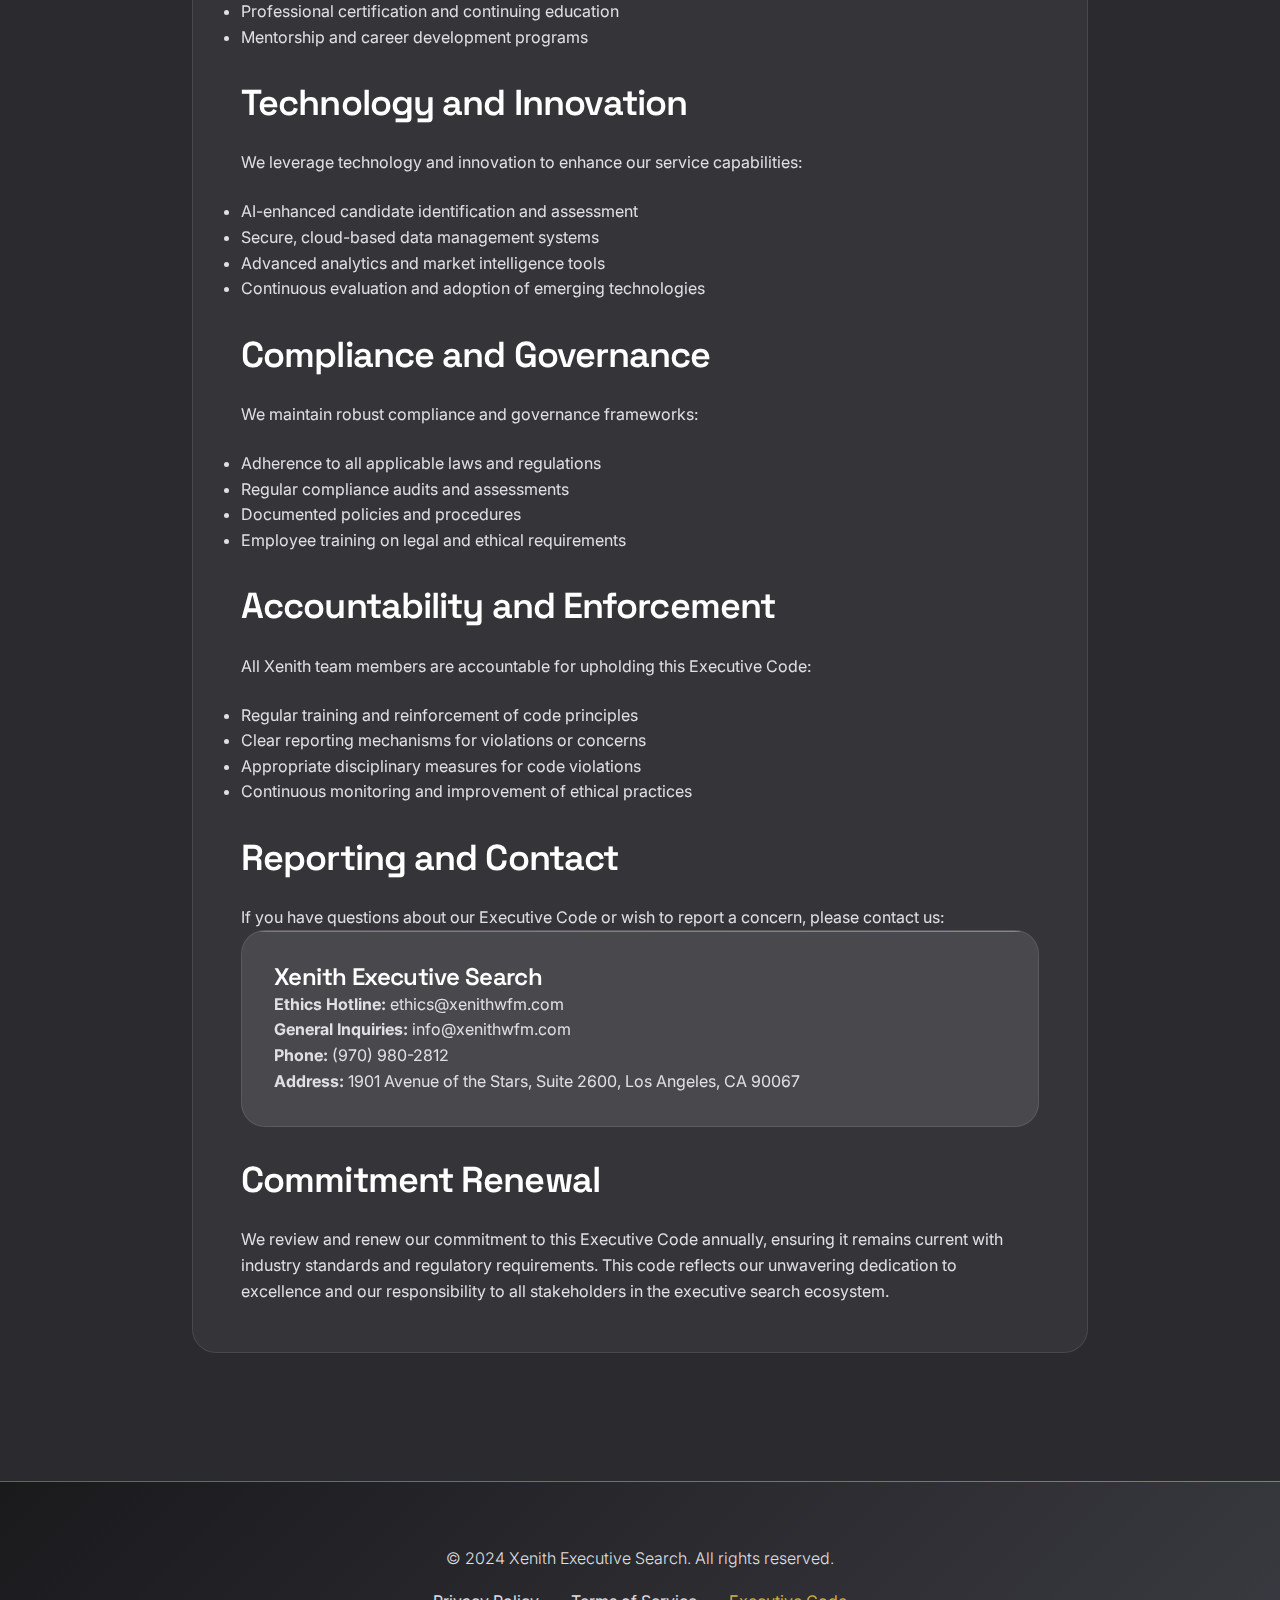
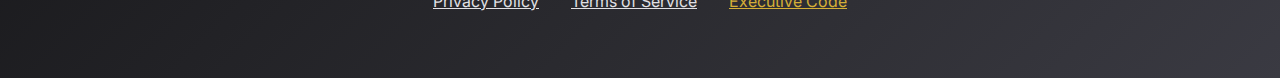
<file: executive-code.html>
<!DOCTYPE html>
<html lang="en">
<head>
    <meta charset="UTF-8">
    <meta name="viewport" content="width=device-width, initial-scale=1.0">
    <meta name="theme-color" content="#0A0A0B">
    <meta name="robots" content="index, follow">
    <meta name="author" content="Xenith Executive Search">
    <meta name="language" content="English">
    <title>Executive Code - Xenith Executive Search</title>
    <meta name="description" content="The Xenith Executive Code outlines our ethical standards, professional conduct guidelines, and commitment to excellence in executive search services.">

    <!-- Favicon -->
    <link rel="icon" type="image/x-icon" href="logo.png">
    <link rel="apple-touch-icon" href="logo.png">

    <!-- Preload Critical Fonts -->
    <link rel="preconnect" href="https://fonts.googleapis.com">
    <link rel="preconnect" href="https://fonts.gstatic.com" crossorigin>
    <link rel="preload" href="https://fonts.googleapis.com/css2?family=Space+Grotesk:wght@300;400;500;600;700&family=Inter:wght@300;400;500;600;700&display=swap" as="style" onload="this.onload=null;this.rel='stylesheet'">
    <noscript><link rel="stylesheet" href="https://fonts.googleapis.com/css2?family=Space+Grotesk:wght@300;400;500;600;700&family=Inter:wght@300;400;500;600;700&display=swap"></noscript>

    <!-- Design System -->
    <link rel="stylesheet" href="design-system.css">
    <link rel="stylesheet" href="styles.css">
</head>

<body>
    <!-- Skip to main content link for accessibility -->
    <a href="#main-content" class="skip-link">Skip to main content</a>

    <!-- Luxury Header -->
    <header class="luxury-header" role="banner">
        <div class="container">
            <div class="flex items-center justify-between py-4">
                <a href="index.html">
                    <img src="logo.png" alt="Xenith Executive Search" class="header-logo">
                </a>

                <nav class="desktop-nav flex items-center gap-8" role="navigation" aria-label="Main navigation">
                    <a href="index.html" class="nav-link">Home</a>
                    <a href="services.html" class="nav-link">Services</a>
                    <a href="industries.html" class="nav-link">Industries</a>
                    <a href="about.html" class="nav-link">About</a>
                    <a href="insights.html" class="nav-link">Insights</a>
                    <a href="index.html#contact" class="btn btn-primary">Start Your Search</a>
                </nav>

                <button class="mobile-menu" aria-label="Open mobile menu" aria-expanded="false" aria-controls="mobile-nav">☰</button>

                <!-- Mobile Navigation -->
                <nav id="mobile-nav" class="mobile-nav" role="navigation" aria-label="Mobile navigation">
                    <a href="index.html">Home</a>
                    <a href="services.html">Services</a>
                    <a href="industries.html">Industries</a>
                    <a href="about.html">About</a>
                    <a href="insights.html">Insights</a>
                    <a href="index.html#contact" class="btn btn-primary">Start Your Search</a>
                </nav>
            </div>
        </div>
    </header>

    <!-- Executive Code Content -->
    <main id="main-content">
    <section class="py-32" style="background: var(--slate); min-height: 100vh;">
        <div class="container">
            <div class="max-w-4xl mx-auto">
                <div class="text-center mb-16 animate-on-scroll">
                    <h1 class="text-4xl font-bold text-white mb-6">Executive Code</h1>
                    <p class="text-xl text-platinum">
                        Our commitment to ethical excellence and professional integrity in executive search
                    </p>
                </div>

                <div class="glass-card p-12 animate-on-scroll">
                    <div class="prose prose-invert max-w-none">
                        <h2 class="text-2xl font-semibold text-white mb-6">Our Commitment to Excellence</h2>
                        <p class="text-platinum leading-relaxed mb-8">
                            The Xenith Executive Code represents our unwavering commitment to the highest standards of professional conduct, ethical practice, and service excellence. This code guides every aspect of our work and defines the principles that make Xenith a trusted partner for executive search and leadership advisory services.
                        </p>

                        <h2 class="text-2xl font-semibold text-white mb-6">Core Principles</h2>

                        <h3 class="text-xl font-semibold text-white mb-4">1. Integrity First</h3>
                        <p class="text-platinum leading-relaxed mb-6">
                            We conduct all business with absolute honesty, transparency, and ethical integrity. Our word is our bond, and we honor all commitments made to clients, candidates, and stakeholders.
                        </p>
                        <ul class="text-platinum space-y-2 mb-8">
                            <li>Truthful representation of opportunities and candidates</li>
                            <li>Transparent communication about search process and challenges</li>
                            <li>Honest assessment of market conditions and expectations</li>
                            <li>Ethical handling of all business relationships</li>
                        </ul>

                        <h3 class="text-xl font-semibold text-white mb-4">2. Confidentiality Guarantee</h3>
                        <p class="text-platinum leading-relaxed mb-6">
                            We maintain absolute confidentiality in all our engagements, protecting the interests of both clients and candidates throughout the search process and beyond.
                        </p>
                        <ul class="text-platinum space-y-2 mb-8">
                            <li>Strict protection of sensitive client information</li>
                            <li>Confidential handling of candidate profiles and data</li>
                            <li>Secure management of all communications and documents</li>
                            <li>Professional discretion in all interactions</li>
                        </ul>

                        <h3 class="text-xl font-semibold text-white mb-4">3. Professional Excellence</h3>
                        <p class="text-platinum leading-relaxed mb-6">
                            We deliver exceptional service quality through rigorous methodology, continuous improvement, and investment in our team's professional development.
                        </p>
                        <ul class="text-platinum space-y-2 mb-8">
                            <li>Comprehensive search methodology and process rigor</li>
                            <li>Continuous professional development and training</li>
                            <li>Investment in cutting-edge tools and technologies</li>
                            <li>Regular review and enhancement of service delivery</li>
                        </ul>

                        <h3 class="text-xl font-semibold text-white mb-4">4. Client Partnership</h3>
                        <p class="text-platinum leading-relaxed mb-6">
                            We approach every engagement as a strategic partnership, working collaboratively to understand needs, provide insights, and deliver transformational outcomes.
                        </p>
                        <ul class="text-platinum space-y-2 mb-8">
                            <li>Deep understanding of client culture and requirements</li>
                            <li>Strategic advisory beyond traditional search services</li>
                            <li>Regular communication and progress updates</li>
                            <li>Long-term relationship focus and value creation</li>
                        </ul>

                        <h3 class="text-xl font-semibold text-white mb-4">5. Candidate Respect</h3>
                        <p class="text-platinum leading-relaxed mb-6">
                            We treat every candidate with dignity, respect, and professionalism, providing valuable career guidance and maintaining long-term relationships.
                        </p>
                        <ul class="text-platinum space-y-2 mb-8">
                            <li>Respectful and professional communication at all times</li>
                            <li>Honest feedback and career guidance</li>
                            <li>Timely response to inquiries and communications</li>
                            <li>Protection of candidate privacy and interests</li>
                        </ul>

                        <h2 class="text-2xl font-semibold text-white mb-6">Ethical Standards</h2>

                        <h3 class="text-xl font-semibold text-white mb-4">Conflict of Interest Management</h3>
                        <p class="text-platinum leading-relaxed mb-6">
                            We identify and manage potential conflicts of interest to ensure objective, unbiased service delivery:
                        </p>
                        <ul class="text-platinum space-y-2 mb-8">
                            <li>Disclosure of any potential conflicts to relevant parties</li>
                            <li>Implementation of appropriate safeguards and procedures</li>
                            <li>Maintenance of objective evaluation criteria</li>
                            <li>Regular review of business relationships and affiliations</li>
                        </ul>

                        <h3 class="text-xl font-semibold text-white mb-4">Diversity and Inclusion</h3>
                        <p class="text-platinum leading-relaxed mb-6">
                            We are committed to promoting diversity and inclusion in executive leadership:
                        </p>
                        <ul class="text-platinum space-y-2 mb-8">
                            <li>Active sourcing of diverse candidate pools</li>
                            <li>Bias-free evaluation and assessment processes</li>
                            <li>Promotion of inclusive leadership practices</li>
                            <li>Support for organizational diversity initiatives</li>
                        </ul>

                        <h3 class="text-xl font-semibold text-white mb-4">Off-Limits Policy</h3>
                        <p class="text-platinum leading-relaxed mb-6">
                            We maintain strict off-limits policies to protect client relationships:
                        </p>
                        <ul class="text-platinum space-y-2 mb-8">
                            <li>No solicitation of client employees for other assignments</li>
                            <li>Respect for agreed-upon exclusivity periods</li>
                            <li>Clear documentation of off-limits commitments</li>
                            <li>Transparent communication about potential conflicts</li>
                        </ul>

                        <h2 class="text-2xl font-semibold text-white mb-6">Quality Assurance</h2>

                        <h3 class="text-xl font-semibold text-white mb-4">Search Process Excellence</h3>
                        <p class="text-platinum leading-relaxed mb-6">
                            Our quality assurance framework ensures consistent, exceptional service delivery:
                        </p>
                        <ul class="text-platinum space-y-2 mb-8">
                            <li>Standardized search methodology and best practices</li>
                            <li>Multiple review points throughout the search process</li>
                            <li>Senior team oversight and quality control</li>
                            <li>Client feedback integration and continuous improvement</li>
                        </ul>

                        <h3 class="text-xl font-semibold text-white mb-4">Candidate Verification</h3>
                        <p class="text-platinum leading-relaxed mb-6">
                            We implement comprehensive verification processes to ensure candidate quality:
                        </p>
                        <ul class="text-platinum space-y-2 mb-8">
                            <li>Thorough reference checking and background verification</li>
                            <li>Educational and professional credential validation</li>
                            <li>Comprehensive interview and assessment processes</li>
                            <li>Cultural fit and values alignment evaluation</li>
                        </ul>

                        <h2 class="text-2xl font-semibold text-white mb-6">Professional Development</h2>
                        <p class="text-platinum leading-relaxed mb-6">
                            We invest continuously in our team's professional development to maintain industry leadership:
                        </p>
                        <ul class="text-platinum space-y-2 mb-8">
                            <li>Regular training on search methodology and best practices</li>
                            <li>Industry conference participation and knowledge sharing</li>
                            <li>Professional certification and continuing education</li>
                            <li>Mentorship and career development programs</li>
                        </ul>

                        <h2 class="text-2xl font-semibold text-white mb-6">Technology and Innovation</h2>
                        <p class="text-platinum leading-relaxed mb-6">
                            We leverage technology and innovation to enhance our service capabilities:
                        </p>
                        <ul class="text-platinum space-y-2 mb-8">
                            <li>AI-enhanced candidate identification and assessment</li>
                            <li>Secure, cloud-based data management systems</li>
                            <li>Advanced analytics and market intelligence tools</li>
                            <li>Continuous evaluation and adoption of emerging technologies</li>
                        </ul>

                        <h2 class="text-2xl font-semibold text-white mb-6">Compliance and Governance</h2>
                        <p class="text-platinum leading-relaxed mb-6">
                            We maintain robust compliance and governance frameworks:
                        </p>
                        <ul class="text-platinum space-y-2 mb-8">
                            <li>Adherence to all applicable laws and regulations</li>
                            <li>Regular compliance audits and assessments</li>
                            <li>Documented policies and procedures</li>
                            <li>Employee training on legal and ethical requirements</li>
                        </ul>

                        <h2 class="text-2xl font-semibold text-white mb-6">Accountability and Enforcement</h2>
                        <p class="text-platinum leading-relaxed mb-6">
                            All Xenith team members are accountable for upholding this Executive Code:
                        </p>
                        <ul class="text-platinum space-y-2 mb-8">
                            <li>Regular training and reinforcement of code principles</li>
                            <li>Clear reporting mechanisms for violations or concerns</li>
                            <li>Appropriate disciplinary measures for code violations</li>
                            <li>Continuous monitoring and improvement of ethical practices</li>
                        </ul>

                        <h2 class="text-2xl font-semibold text-white mb-6">Reporting and Contact</h2>
                        <p class="text-platinum leading-relaxed mb-4">
                            If you have questions about our Executive Code or wish to report a concern, please contact us:
                        </p>
                        <div class="glass-card p-6 mb-8">
                            <h3 class="text-white font-semibold mb-4">Xenith Executive Search</h3>
                            <div class="space-y-2 text-platinum">
                                <div><strong>Ethics Hotline:</strong> ethics@xenithwfm.com</div>
                                <div><strong>General Inquiries:</strong> info@xenithwfm.com</div>
                                <div><strong>Phone:</strong> (970) 980-2812</div>
                                <div><strong>Address:</strong> 1901 Avenue of the Stars, Suite 2600, Los Angeles, CA 90067</div>
                            </div>
                        </div>

                        <h2 class="text-2xl font-semibold text-white mb-6">Commitment Renewal</h2>
                        <p class="text-platinum leading-relaxed">
                            We review and renew our commitment to this Executive Code annually, ensuring it remains current with industry standards and regulatory requirements. This code reflects our unwavering dedication to excellence and our responsibility to all stakeholders in the executive search ecosystem.
                        </p>
                    </div>
                </div>
            </div>
        </div>
    </section>
    </main>

    <!-- Luxury Footer -->
    <footer class="luxury-footer py-16">
        <div class="container text-center">
            <div class="border-t border-white/10 pt-8">
                <div class="flex flex-col md:flex-row justify-between items-center gap-4">
                    <p class="text-platinum font-light">© 2024 Xenith Executive Search. All rights reserved.</p>
                    <div class="flex gap-8 text-sm">
                        <a href="privacy.html" class="text-platinum hover:text-white transition-colors">Privacy Policy</a>
                        <a href="terms.html" class="text-platinum hover:text-white transition-colors">Terms of Service</a>
                        <a href="executive-code.html" class="text-gold hover:text-white transition-colors">Executive Code</a>
                    </div>
                </div>
            </div>
        </div>
    </footer>

    <script src="scripts.js"></script>
</body>
</html>
</file>
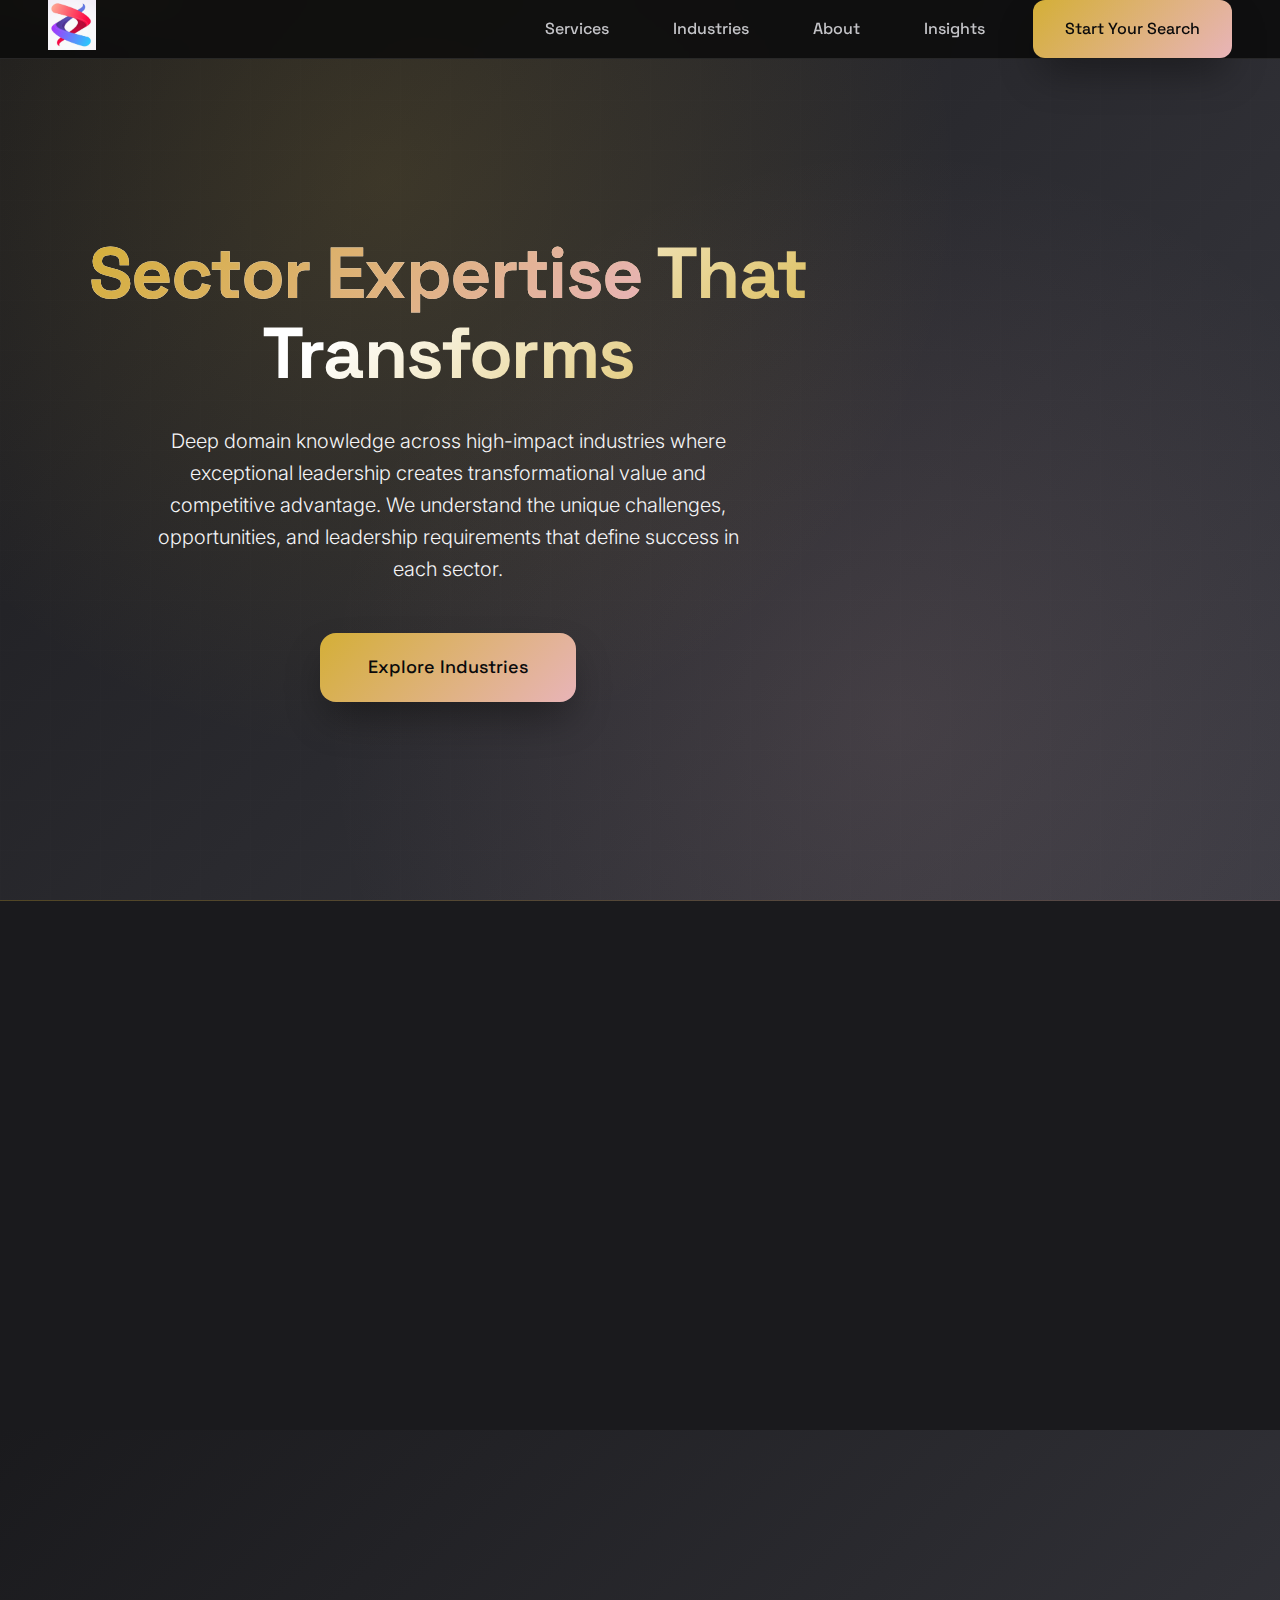
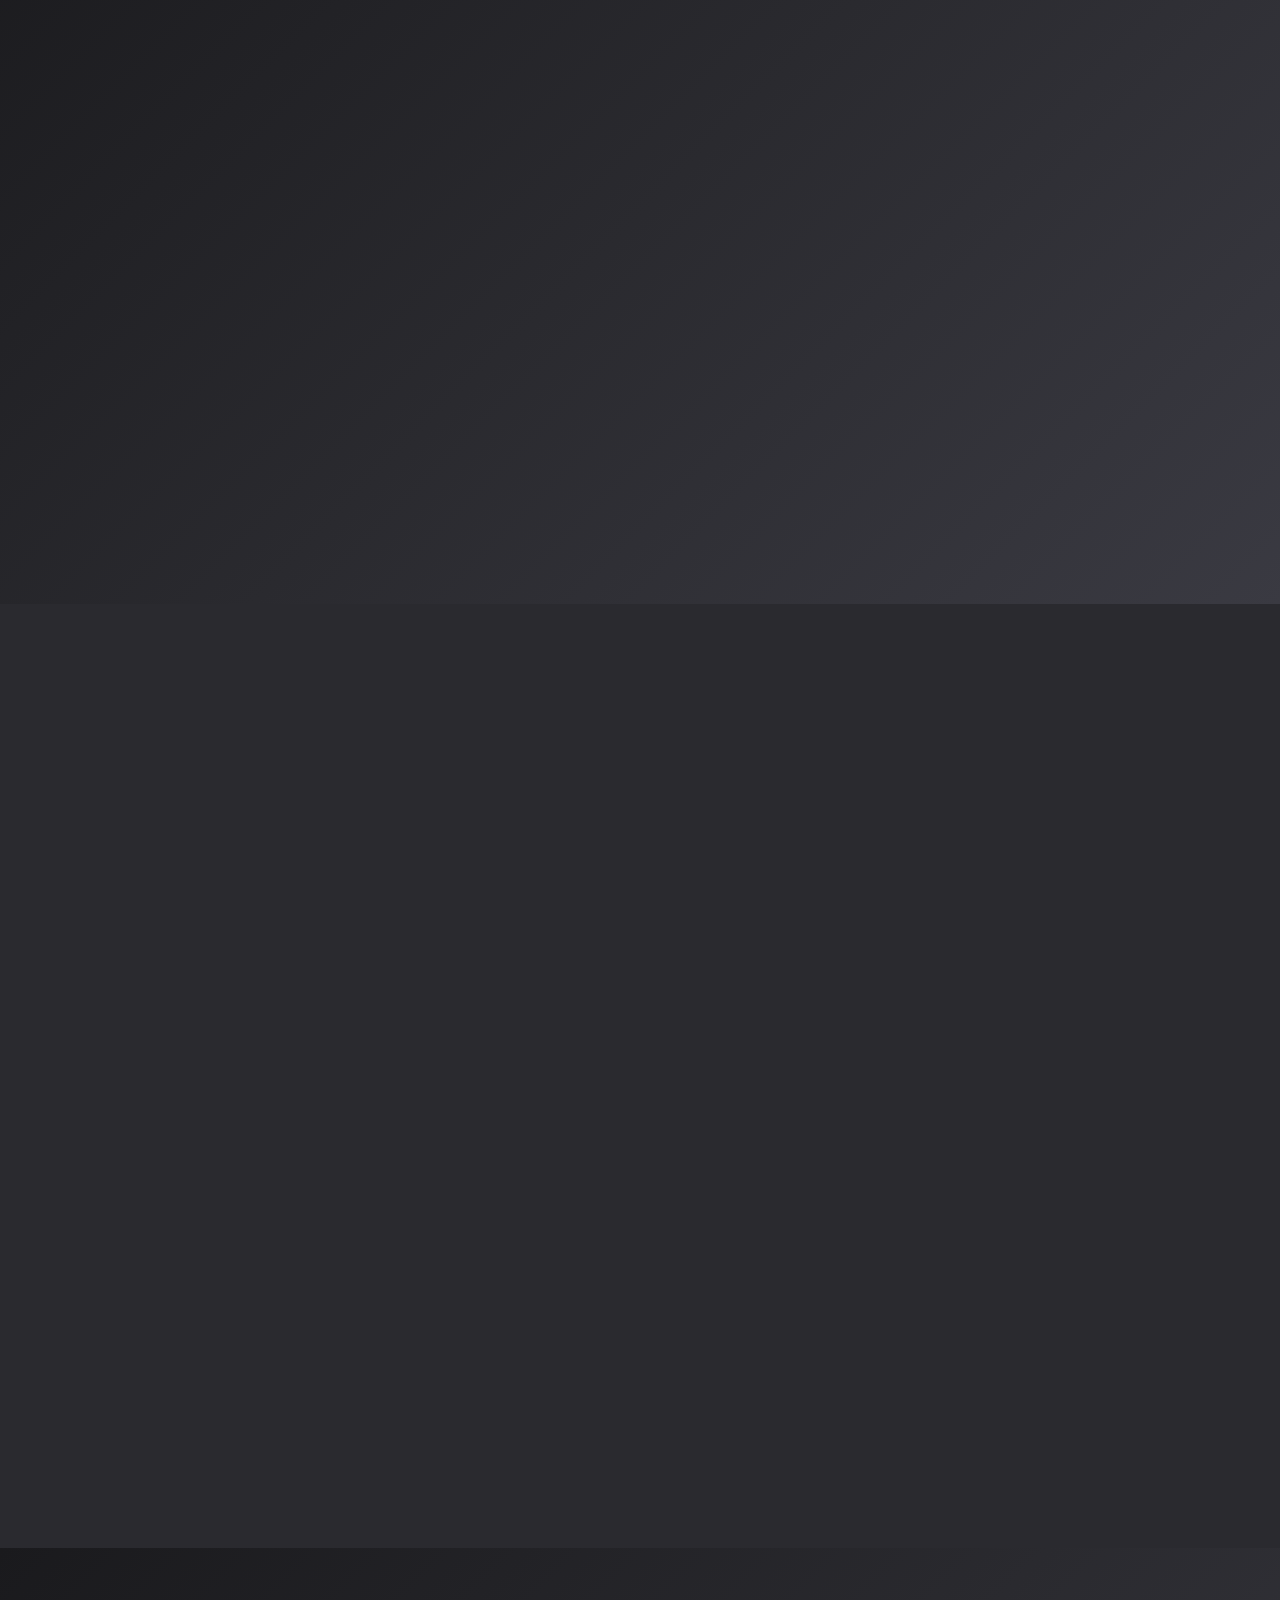
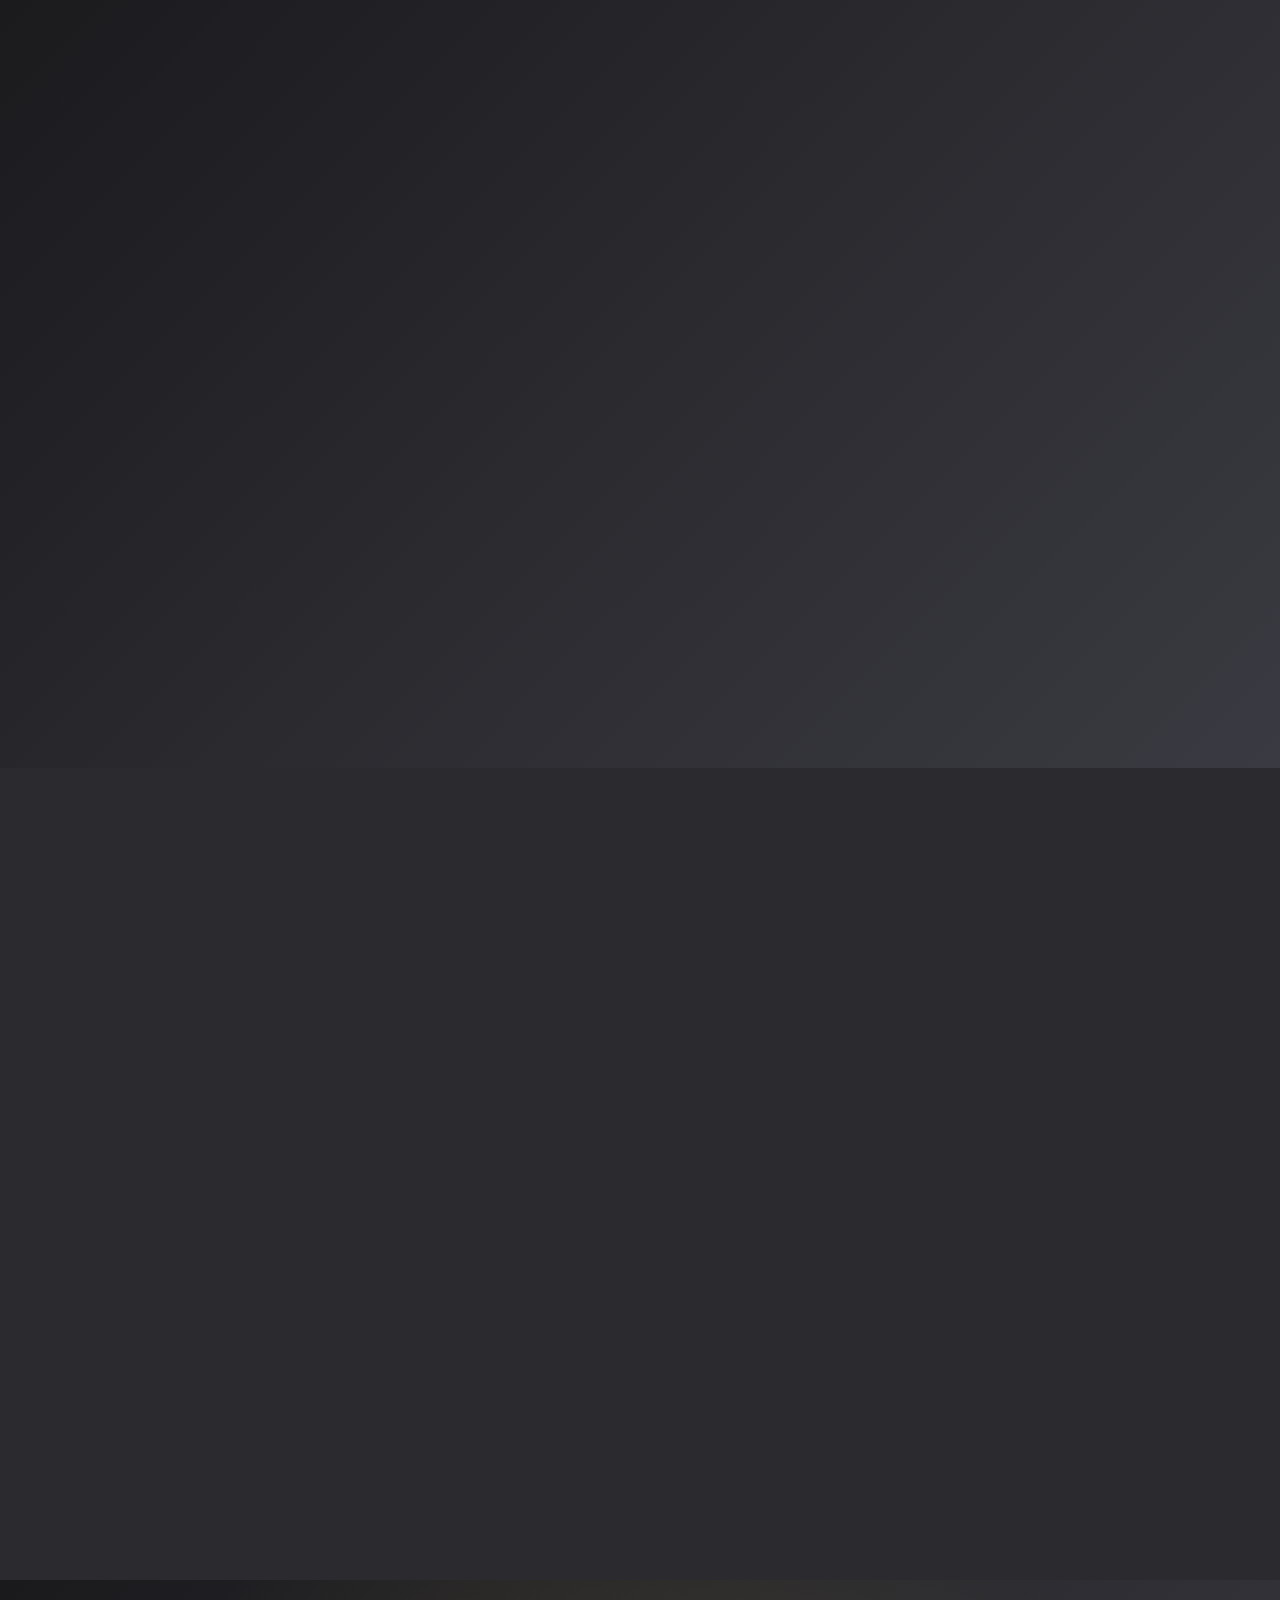
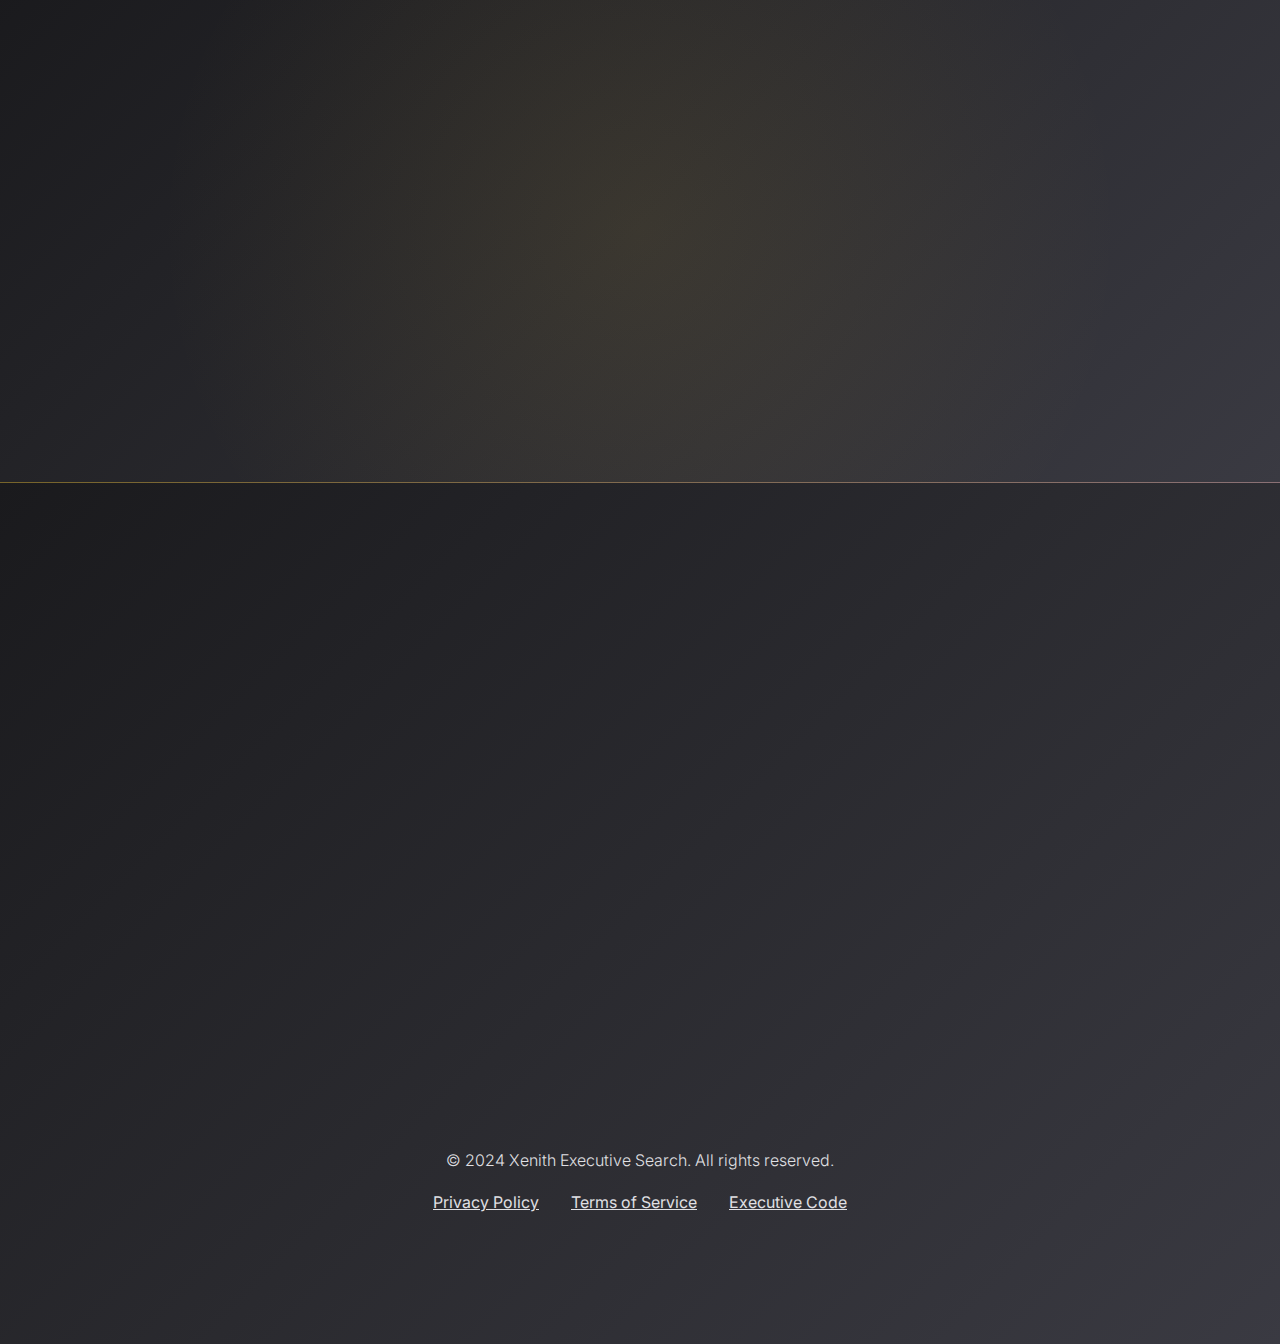
<file: industries.html>
<!DOCTYPE html>
<html lang="en">
<head>
    <meta charset="UTF-8">
    <meta name="viewport" content="width=device-width, initial-scale=1.0">
    <meta name="theme-color" content="#0A0A0B">
    <meta name="robots" content="index, follow">
    <meta name="author" content="Xenith Executive Search">
    <meta name="language" content="English">
    <title>Industry Expertise - Xenith Executive Search</title>
    <meta name="description" content="Deep sector expertise across pharmaceuticals, technology, financial services, manufacturing, healthcare, and energy. Elite executive search for industry-leading organizations.">

    <!-- SEO and Social Meta Tags -->
    <meta property="og:title" content="Industry Expertise - Xenith Executive Search">
    <meta property="og:description" content="Deep sector expertise across pharmaceuticals, technology, financial services, manufacturing, healthcare, and energy.">
    <meta property="og:type" content="website">
    <meta property="og:url" content="https://xenithwfm.com/industries">
    <meta property="og:image" content="https://xenithwfm.com/logo.jpeg">
    <meta name="twitter:card" content="summary_large_image">
    <meta name="twitter:title" content="Industry Expertise - Xenith Executive Search">
    <meta name="twitter:description" content="Deep sector expertise across pharmaceuticals, technology, financial services, manufacturing, healthcare, and energy.">
    <meta name="twitter:image" content="https://xenithwfm.com/logo.jpeg">
    <link rel="canonical" href="https://xenithwfm.com/industries">

    <!-- Favicon -->
    <link rel="icon" type="image/x-icon" href="logo.jpeg">
    <link rel="apple-touch-icon" href="logo.jpeg">

    <!-- Structured Data for Industries -->
    <script type="application/ld+json">
    {
        "@context": "https://schema.org",
        "@type": "Service",
        "name": "Industry-Specific Executive Search",
        "provider": {
            "@type": "Organization",
            "name": "Xenith Executive Search",
            "url": "https://xenithwfm.com"
        },
        "serviceType": "Executive Search",
        "areaServed": "Worldwide",
        "industry": [
            "Pharmaceuticals",
            "Life Sciences",
            "Technology",
            "Financial Services",
            "Manufacturing",
            "Healthcare",
            "Energy",
            "Utilities"
        ],
        "description": "Specialized executive search services across multiple high-impact industries with deep domain expertise and transformational leadership focus."
    }
    </script>

    <!-- Preload Critical Fonts -->
    <link rel="preconnect" href="https://fonts.googleapis.com">
    <link rel="preconnect" href="https://fonts.gstatic.com" crossorigin>
    <link rel="preload" href="https://fonts.googleapis.com/css2?family=Space+Grotesk:wght@300;400;500;600;700&family=Inter:wght@300;400;500;600;700&display=swap" as="style" onload="this.onload=null;this.rel='stylesheet'">
    <noscript><link rel="stylesheet" href="https://fonts.googleapis.com/css2?family=Space+Grotesk:wght@300;400;500;600;700&family=Inter:wght@300;400;500;600;700&display=swap"></noscript>

    <!-- Design System -->
    <link rel="stylesheet" href="design-system.css">
    <link rel="stylesheet" href="styles.css">
</head>

<body>
    <!-- Skip to main content link for accessibility -->
    <a href="#main-content" class="skip-link">Skip to main content</a>

    <!-- Luxury Header -->
    <header class="luxury-header" role="banner">
        <div class="container">
            <div class="flex items-center justify-between py-4">
                <a href="index.html">
                    <img src="logo.jpeg" alt="Xenith Executive Search" class="header-logo">
                </a>

                <nav class="desktop-nav flex items-center gap-8" role="navigation" aria-label="Main navigation">
                    <a href="services.html" class="nav-link">Services</a>
                    <a href="industries.html" class="nav-link" aria-current="page">Industries</a>
                    <a href="about.html" class="nav-link">About</a>
                    <a href="insights.html" class="nav-link">Insights</a>
                    <a href="index.html#contact" class="btn btn-primary">Start Your Search</a>
                </nav>

                <button class="mobile-menu" aria-label="Open mobile menu" aria-expanded="false" aria-controls="mobile-nav">☰</button>

                <!-- Mobile Navigation -->
                <nav id="mobile-nav" class="mobile-nav" role="navigation" aria-label="Mobile navigation">
                    <a href="services.html">Services</a>
                    <a href="industries.html" aria-current="page">Industries</a>
                    <a href="about.html">About</a>
                    <a href="insights.html">Insights</a>
                    <a href="index.html#contact" class="btn btn-primary">Start Your Search</a>
                </nav>
            </div>
        </div>
    </header>

    <!-- Industries Hero -->
    <main id="main-content">
    <section class="hero-section" role="banner" aria-labelledby="industries-hero-title">
        <div class="hero-grid"></div>
        <div class="container">
            <div class="hero-content text-center animate-fadeInUp">
                <h1 id="industries-hero-title" class="hero-title">
                    <span class="text-luxury">Sector Expertise</span> That Transforms
                </h1>
                <p class="hero-subtitle max-w-4xl mx-auto">
                    Deep domain knowledge across high-impact industries where exceptional leadership creates transformational value and competitive advantage. We understand the unique challenges, opportunities, and leadership requirements that define success in each sector.
                </p>
                <div class="hero-cta">
                    <a href="#pharmaceuticals" class="btn btn-primary btn-lg">Explore Industries</a>
                </div>
            </div>
        </div>
    </section>

    <!-- Industry Overview Stats -->
    <section class="stats-section">
        <div class="container">
            <div class="grid md:grid-cols-4 gap-8">
                <div class="stat-card animate-on-scroll">
                    <div class="stat-number">6</div>
                    <h3 class="text-white font-semibold mb-2">Core Industries</h3>
                    <p class="text-platinum">Deep specialization across key sectors</p>
                </div>
                <div class="stat-card animate-on-scroll">
                    <div class="stat-number">500+</div>
                    <h3 class="text-white font-semibold mb-2">Industry Leaders</h3>
                    <p class="text-platinum">Executives placed across all sectors</p>
                </div>
                <div class="stat-card animate-on-scroll">
                    <div class="stat-number">15+</div>
                    <h3 class="text-white font-semibold mb-2">Years Experience</h3>
                    <p class="text-platinum">Industry expertise and market knowledge</p>
                </div>
                <div class="stat-card animate-on-scroll">
                    <div class="stat-number">95%</div>
                    <h3 class="text-white font-semibold mb-2">Client Satisfaction</h3>
                    <p class="text-platinum">Exceptional industry-specific results</p>
                </div>
            </div>
        </div>
    </section>

    <!-- Pharmaceuticals & Life Sciences -->
    <section id="pharmaceuticals" class="py-32 bg-luxury">
        <div class="container">
            <div class="grid lg:grid-cols-2 gap-16 items-center">
                <div class="animate-on-scroll">
                    <div class="industry-badge mb-6">
                        <span class="text-2xl">💊</span>
                        <span class="text-gold font-semibold">Pharmaceuticals & Life Sciences</span>
                    </div>
                    <h2 class="mb-8">Advancing Healthcare Innovation</h2>
                    <p class="text-xl text-platinum mb-8 leading-relaxed">
                        Leading the transformation of healthcare through exceptional executive leadership in pharmaceutical development, biotechnology innovation, and life sciences advancement.
                    </p>

                    <div class="space-y-6">
                        <div class="flex items-start gap-4">
                            <div class="w-8 h-8 bg-gradient-accent rounded-lg flex items-center justify-center flex-shrink-0 mt-1">
                                <span class="text-rich-black font-bold text-sm">R</span>
                            </div>
                            <div>
                                <h4 class="text-white font-semibold mb-2">R&D Leadership</h4>
                                <p class="text-platinum">Chief Scientific Officers, VP R&D, and research directors driving breakthrough drug discovery and development.</p>
                            </div>
                        </div>

                        <div class="flex items-start gap-4">
                            <div class="w-8 h-8 bg-gradient-accent rounded-lg flex items-center justify-center flex-shrink-0 mt-1">
                                <span class="text-rich-black font-bold text-sm">C</span>
                            </div>
                            <div>
                                <h4 class="text-white font-semibold mb-2">Commercial Excellence</h4>
                                <p class="text-platinum">Commercial leaders, marketing executives, and sales directors launching life-changing therapies globally.</p>
                            </div>
                        </div>

                        <div class="flex items-start gap-4">
                            <div class="w-8 h-8 bg-gradient-accent rounded-lg flex items-center justify-center flex-shrink-0 mt-1">
                                <span class="text-rich-black font-bold text-sm">Q</span>
                            </div>
                            <div>
                                <h4 class="text-white font-semibold mb-2">Quality & Regulatory</h4>
                                <p class="text-platinum">Regulatory affairs leaders and quality executives ensuring compliance and accelerating approvals.</p>
                            </div>
                        </div>
                    </div>
                </div>

                <div class="glass-card p-8 animate-on-scroll">
                    <h4 class="text-white text-xl font-semibold mb-6">Recent Placements</h4>
                    <div class="space-y-6">
                        <div class="border-l-4 border-gold pl-4">
                            <h5 class="text-white font-semibold mb-1">Chief Executive Officer</h5>
                            <p class="text-platinum text-sm mb-1">Leading Biotech Company</p>
                            <p class="text-silver text-xs">Oncology-focused pharmaceutical development</p>
                        </div>
                        <div class="border-l-4 border-gold pl-4">
                            <h5 class="text-white font-semibold mb-1">Chief Scientific Officer</h5>
                            <p class="text-platinum text-sm mb-1">Global Pharmaceutical Giant</p>
                            <p class="text-silver text-xs">Immunology and rare disease therapeutics</p>
                        </div>
                        <div class="border-l-4 border-gold pl-4">
                            <h5 class="text-white font-semibold mb-1">VP Commercial Strategy</h5>
                            <p class="text-platinum text-sm mb-1">Emerging Biopharma</p>
                            <p class="text-silver text-xs">Gene therapy and precision medicine</p>
                        </div>
                    </div>

                    <div class="mt-8 pt-6 border-t border-white/10">
                        <h5 class="text-white font-semibold mb-4">Industry Focus Areas</h5>
                        <div class="flex flex-wrap gap-2">
                            <span class="industry-tag">Oncology</span>
                            <span class="industry-tag">Immunology</span>
                            <span class="industry-tag">Gene Therapy</span>
                            <span class="industry-tag">Rare Diseases</span>
                            <span class="industry-tag">Digital Health</span>
                        </div>
                    </div>
                </div>
            </div>
        </div>
    </section>

    <!-- Technology & Software -->
    <section class="py-32" style="background: var(--slate);">
        <div class="container">
            <div class="grid lg:grid-cols-2 gap-16 items-center">
                <div class="glass-card p-8 animate-on-scroll">
                    <div class="industry-badge mb-6">
                        <span class="text-2xl">💻</span>
                        <span class="text-gold font-semibold">Technology & Software</span>
                    </div>
                    <h4 class="text-white text-xl font-semibold mb-6">Innovation Leadership</h4>
                    <div class="space-y-6">
                        <div class="border-l-4 border-gold pl-4">
                            <h5 class="text-white font-semibold mb-2">Enterprise Software</h5>
                            <p class="text-platinum text-sm">SaaS platforms, cloud infrastructure, and enterprise solutions transforming business operations.</p>
                        </div>
                        <div class="border-l-4 border-gold pl-4">
                            <h5 class="text-white font-semibold mb-2">AI & Machine Learning</h5>
                            <p class="text-platinum text-sm">Artificial intelligence, data science, and machine learning leadership driving next-generation capabilities.</p>
                        </div>
                        <div class="border-l-4 border-gold pl-4">
                            <h5 class="text-white font-semibold mb-2">Cybersecurity</h5>
                            <p class="text-platinum text-sm">Security executives protecting digital assets and enabling secure digital transformation.</p>
                        </div>
                        <div class="border-l-4 border-gold pl-4">
                            <h5 class="text-white font-semibold mb-2">FinTech Innovation</h5>
                            <p class="text-platinum text-sm">Financial technology leaders revolutionizing payments, lending, and digital banking experiences.</p>
                        </div>
                    </div>
                </div>

                <div class="animate-on-scroll">
                    <h2 class="mb-8">Driving Digital Transformation</h2>
                    <p class="text-xl text-platinum mb-8 leading-relaxed">
                        Technology leaders who architect the future, scale innovative platforms, and drive digital transformation across industries and market segments.
                    </p>

                    <div class="space-y-6">
                        <div class="service-card p-6">
                            <h4 class="text-white font-semibold mb-3">C-Suite Technology Leadership</h4>
                            <p class="text-platinum">CEOs, CTOs, and CDOs leading technology companies and digital transformation initiatives.</p>
                        </div>

                        <div class="service-card p-6">
                            <h4 class="text-white font-semibold mb-3">Product & Engineering</h4>
                            <p class="text-platinum">VPs of Engineering, Product Leaders, and technical executives building world-class platforms.</p>
                        </div>

                        <div class="service-card p-6">
                            <h4 class="text-white font-semibold mb-3">Go-to-Market Excellence</h4>
                            <p class="text-platinum">Commercial leaders, sales executives, and marketing directors scaling technology businesses.</p>
                        </div>
                    </div>
                </div>
            </div>
        </div>
    </section>

    <!-- Financial Services -->
    <section class="py-32 bg-luxury">
        <div class="container">
            <div class="text-center mb-16 animate-on-scroll">
                <div class="industry-badge mb-6 mx-auto">
                    <span class="text-2xl">🏦</span>
                    <span class="text-gold font-semibold">Financial Services</span>
                </div>
                <h2 class="mb-8">Capital Markets Excellence</h2>
                <p class="text-xl text-platinum max-w-4xl mx-auto font-light leading-relaxed">
                    Executive leadership driving innovation in banking, investment management, insurance, and emerging financial technologies that reshape global markets.
                </p>
            </div>

            <div class="grid md:grid-cols-2 lg:grid-cols-3 gap-8">
                <div class="service-card animate-on-scroll">
                    <div class="w-16 h-16 mb-6 bg-gradient-accent rounded-2xl flex items-center justify-center">
                        <span class="text-rich-black font-bold text-xl">📈</span>
                    </div>
                    <h3 class="text-white mb-4">Investment Banking</h3>
                    <p class="text-platinum leading-relaxed mb-4">Managing Directors, Division Heads, and senior bankers leading M&A, capital markets, and advisory services.</p>
                    <ul class="text-platinum text-sm space-y-1">
                        <li>• M&A and Corporate Finance Leaders</li>
                        <li>• Capital Markets Executives</li>
                        <li>• Investment Banking Division Heads</li>
                    </ul>
                </div>

                <div class="service-card animate-on-scroll">
                    <div class="w-16 h-16 mb-6 bg-gradient-accent rounded-2xl flex items-center justify-center">
                        <span class="text-rich-black font-bold text-xl">💰</span>
                    </div>
                    <h3 class="text-white mb-4">Asset Management</h3>
                    <p class="text-platinum leading-relaxed mb-4">Portfolio managers, CIOs, and fund leaders managing institutional and retail investment strategies.</p>
                    <ul class="text-platinum text-sm space-y-1">
                        <li>• Chief Investment Officers</li>
                        <li>• Portfolio Management Leaders</li>
                        <li>• Alternative Investment Executives</li>
                    </ul>
                </div>

                <div class="service-card animate-on-scroll">
                    <div class="w-16 h-16 mb-6 bg-gradient-accent rounded-2xl flex items-center justify-center">
                        <span class="text-rich-black font-bold text-xl">🏛️</span>
                    </div>
                    <h3 class="text-white mb-4">Commercial Banking</h3>
                    <p class="text-platinum leading-relaxed mb-4">Regional presidents, lending executives, and commercial banking leaders serving corporate clients.</p>
                    <ul class="text-platinum text-sm space-y-1">
                        <li>• Regional Bank Presidents</li>
                        <li>• Commercial Lending Leaders</li>
                        <li>• Corporate Banking Executives</li>
                    </ul>
                </div>
            </div>
        </div>
    </section>

    <!-- Additional Industries Grid -->
    <section class="py-32" style="background: var(--slate);">
        <div class="container">
            <div class="text-center mb-20 animate-on-scroll">
                <h2 class="mb-8">Additional Industry Excellence</h2>
                <p class="text-xl text-platinum max-w-4xl mx-auto font-light leading-relaxed">
                    Our expertise extends across multiple high-impact sectors, each with specialized knowledge and proven executive placement success.
                </p>
            </div>

            <div class="grid md:grid-cols-2 lg:grid-cols-3 gap-8">
                <!-- Manufacturing -->
                <div class="glass-card text-center animate-on-scroll">
                    <div class="industry-badge mb-6 mx-auto">
                        <span class="text-2xl">🏭</span>
                        <span class="text-gold font-semibold">Manufacturing</span>
                    </div>
                    <h3 class="text-white mb-4">Industrial Excellence</h3>
                    <p class="text-platinum leading-relaxed mb-6">Operations leaders, plant managers, and manufacturing executives driving efficiency and innovation.</p>
                    <div class="space-y-2 text-sm text-platinum">
                        <div>• Automotive & Aerospace</div>
                        <div>• Industrial Equipment</div>
                        <div>• Consumer Goods</div>
                        <div>• Chemical & Materials</div>
                    </div>
                </div>

                <!-- Healthcare -->
                <div class="glass-card text-center animate-on-scroll">
                    <div class="industry-badge mb-6 mx-auto">
                        <span class="text-2xl">🏥</span>
                        <span class="text-gold font-semibold">Healthcare</span>
                    </div>
                    <h3 class="text-white mb-4">Care Delivery Leadership</h3>
                    <p class="text-platinum leading-relaxed mb-6">Hospital executives, health system leaders, and healthcare technology innovators.</p>
                    <div class="space-y-2 text-sm text-platinum">
                        <div>• Health System CEOs</div>
                        <div>• Hospital Operations</div>
                        <div>• Healthcare Technology</div>
                        <div>• Medical Device Innovation</div>
                    </div>
                </div>

                <!-- Energy & Utilities -->
                <div class="glass-card text-center animate-on-scroll">
                    <div class="industry-badge mb-6 mx-auto">
                        <span class="text-2xl">⚡</span>
                        <span class="text-gold font-semibold">Energy & Utilities</span>
                    </div>
                    <h3 class="text-white mb-4">Sustainable Energy Future</h3>
                    <p class="text-platinum leading-relaxed mb-6">Energy executives, utility leaders, and renewable energy innovators shaping the future of power.</p>
                    <div class="space-y-2 text-sm text-platinum">
                        <div>• Renewable Energy</div>
                        <div>• Utility Operations</div>
                        <div>• Energy Trading</div>
                        <div>• Grid Modernization</div>
                    </div>
                </div>
            </div>
        </div>
    </section>

    <!-- Industry Expertise Call to Action -->
    <section class="cta-section py-32">
        <div class="container text-center">
            <div class="animate-on-scroll">
                <h2 class="mb-8">Industry-Specific Leadership Solutions</h2>
                <p class="text-xl text-platinum mb-12 max-w-3xl mx-auto font-light leading-relaxed">
                    Leverage our deep industry expertise to identify and secure transformational leaders who understand your sector's unique challenges and opportunities.
                </p>
                <div class="flex justify-center gap-6">
                    <a href="/#contact" class="btn btn-primary btn-lg">Discuss Your Industry Needs</a>
                    <a href="services.html" class="btn btn-secondary btn-lg">View Our Services</a>
                </div>
            </div>
        </div>
    </section>
    </main>

    <!-- Luxury Footer -->
    <footer class="luxury-footer py-32">
        <div class="container">
            <div class="grid md:grid-cols-2 gap-12 mb-20">
                <div class="footer-section animate-on-scroll">
                    <img src="logo.jpeg" alt="Xenith Executive Search" class="header-logo mb-8 opacity-90">
                    <p class="text-platinum mb-8 leading-relaxed font-light">
                        Connecting visionary leaders with breakthrough opportunities worldwide. We transform organizations through strategic executive placement and leadership advisory excellence.
                    </p>
                    <div class="flex gap-4">
                        <a href="mailto:info@xenithwfm.com" class="social-link">
                            <span>📧</span>
                        </a>
                        <a href="#" class="social-link">
                            <span>💼</span>
                        </a>
                        <a href="#" class="social-link">
                            <span>🌐</span>
                        </a>
                    </div>
                </div>

                <div class="footer-section animate-on-scroll">
                    <h4 class="text-white text-xl font-semibold mb-8">Global Offices</h4>
                    <div class="space-y-4">
                        <div class="contact-item">
                            <span class="text-2xl">🌍</span>
                            <div>
                                <div class="font-semibold text-white">Global Presence</div>
                                <div class="text-platinum">Singapore • Los Angeles • Gurgaon</div>
                                <div class="text-platinum">Mumbai • Bangalore • Ahmedabad</div>
                                <div class="text-platinum">Jaipur • Dubai</div>
                            </div>
                        </div>
                        <div class="contact-item">
                            <span class="text-2xl">📧</span>
                            <div>
                                <div class="font-semibold text-white">Industry Inquiries</div>
                                <a href="mailto:info@xenithwfm.com" class="text-platinum hover:text-white transition-colors">info@xenithwfm.com</a>
                            </div>
                        </div>
                        <div class="contact-item">
                            <span class="text-2xl">📱</span>
                            <div>
                                <div class="font-semibold text-white">Global Hotline</div>
                                <a href="tel:9709802812" class="text-platinum hover:text-white transition-colors">(970) 980-2812</a>
                            </div>
                        </div>
                    </div>
                </div>
            </div>

            <div class="border-t border-white/10 pt-8">
                <div class="flex flex-col md:flex-row justify-between items-center gap-4">
                    <p class="text-platinum font-light">© 2024 Xenith Executive Search. All rights reserved.</p>
                    <div class="flex gap-8 text-sm">
                        <a href="privacy.html" class="text-platinum hover:text-white transition-colors">Privacy Policy</a>
                        <a href="terms.html" class="text-platinum hover:text-white transition-colors">Terms of Service</a>
                        <a href="executive-code.html" class="text-platinum hover:text-white transition-colors">Executive Code</a>
                    </div>
                </div>
            </div>
        </div>
    </footer>

    <script src="scripts.js"></script>
</body>
</html>
</file>
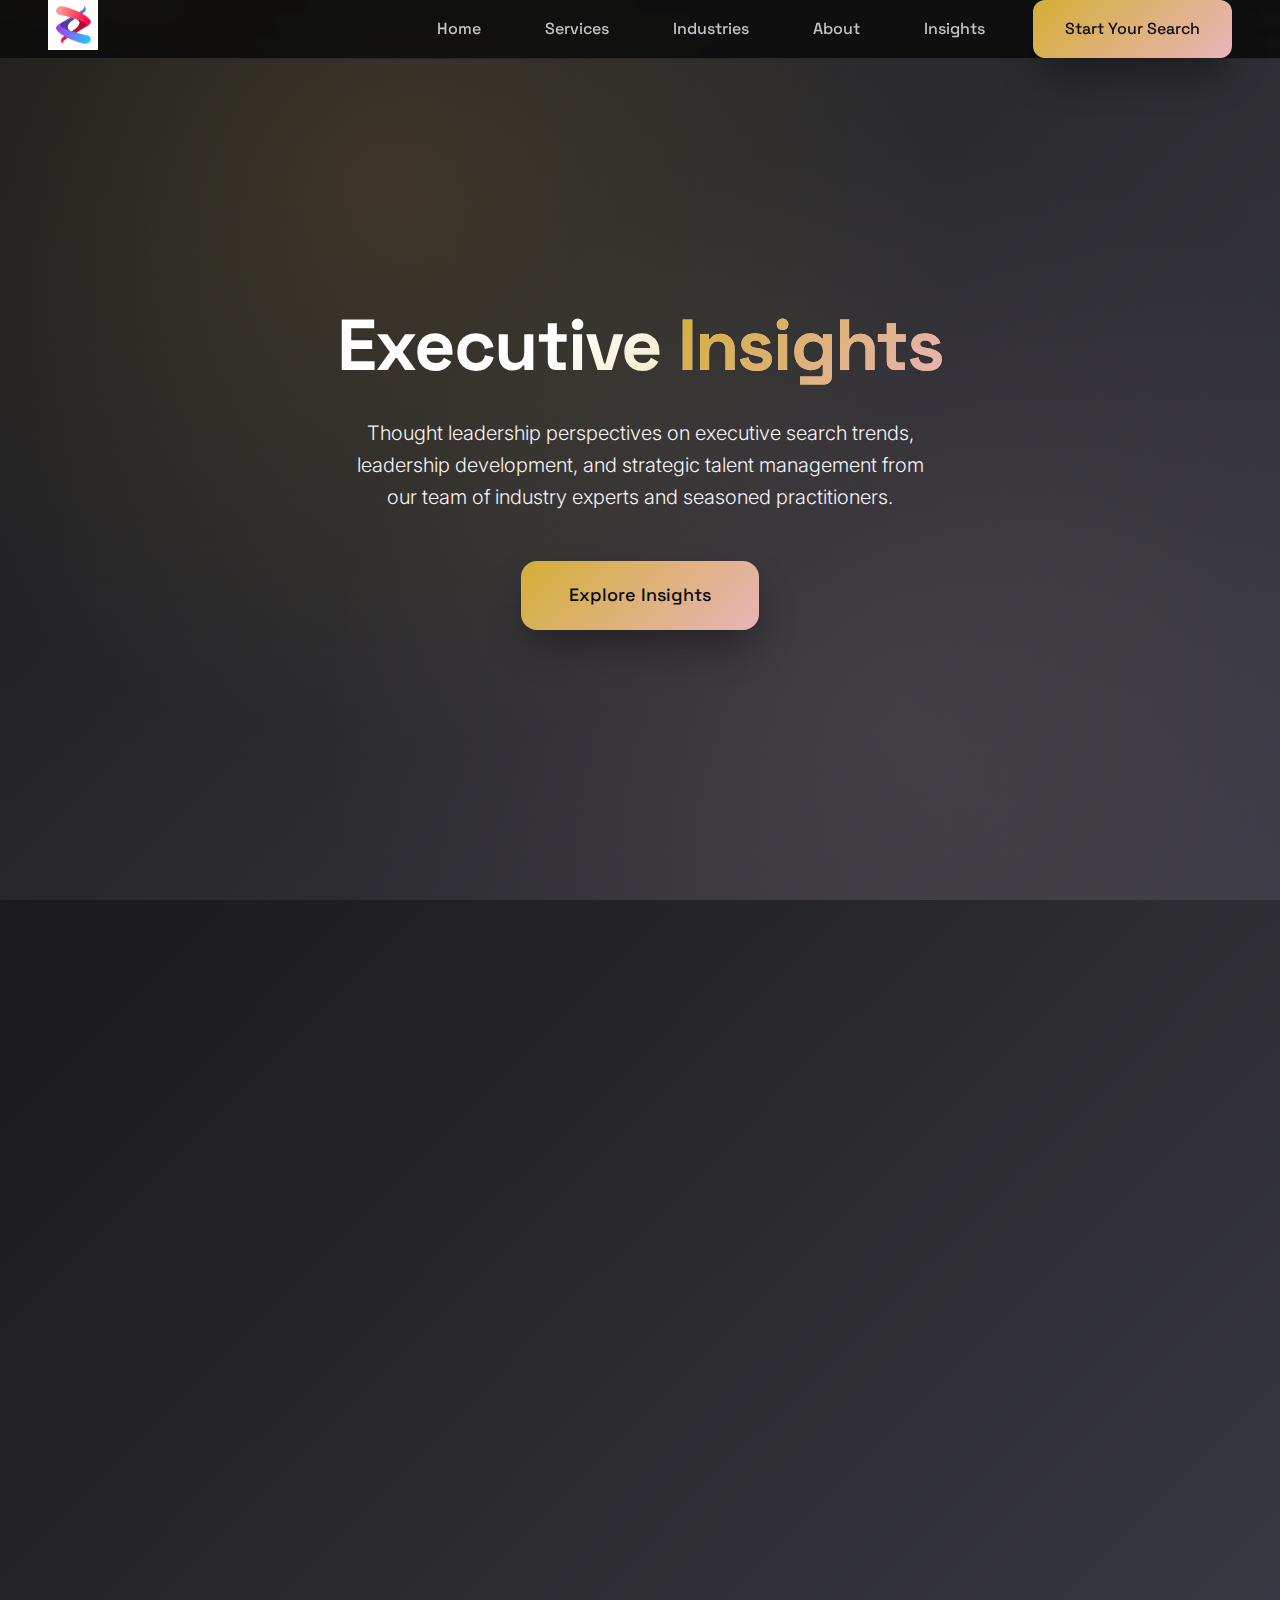
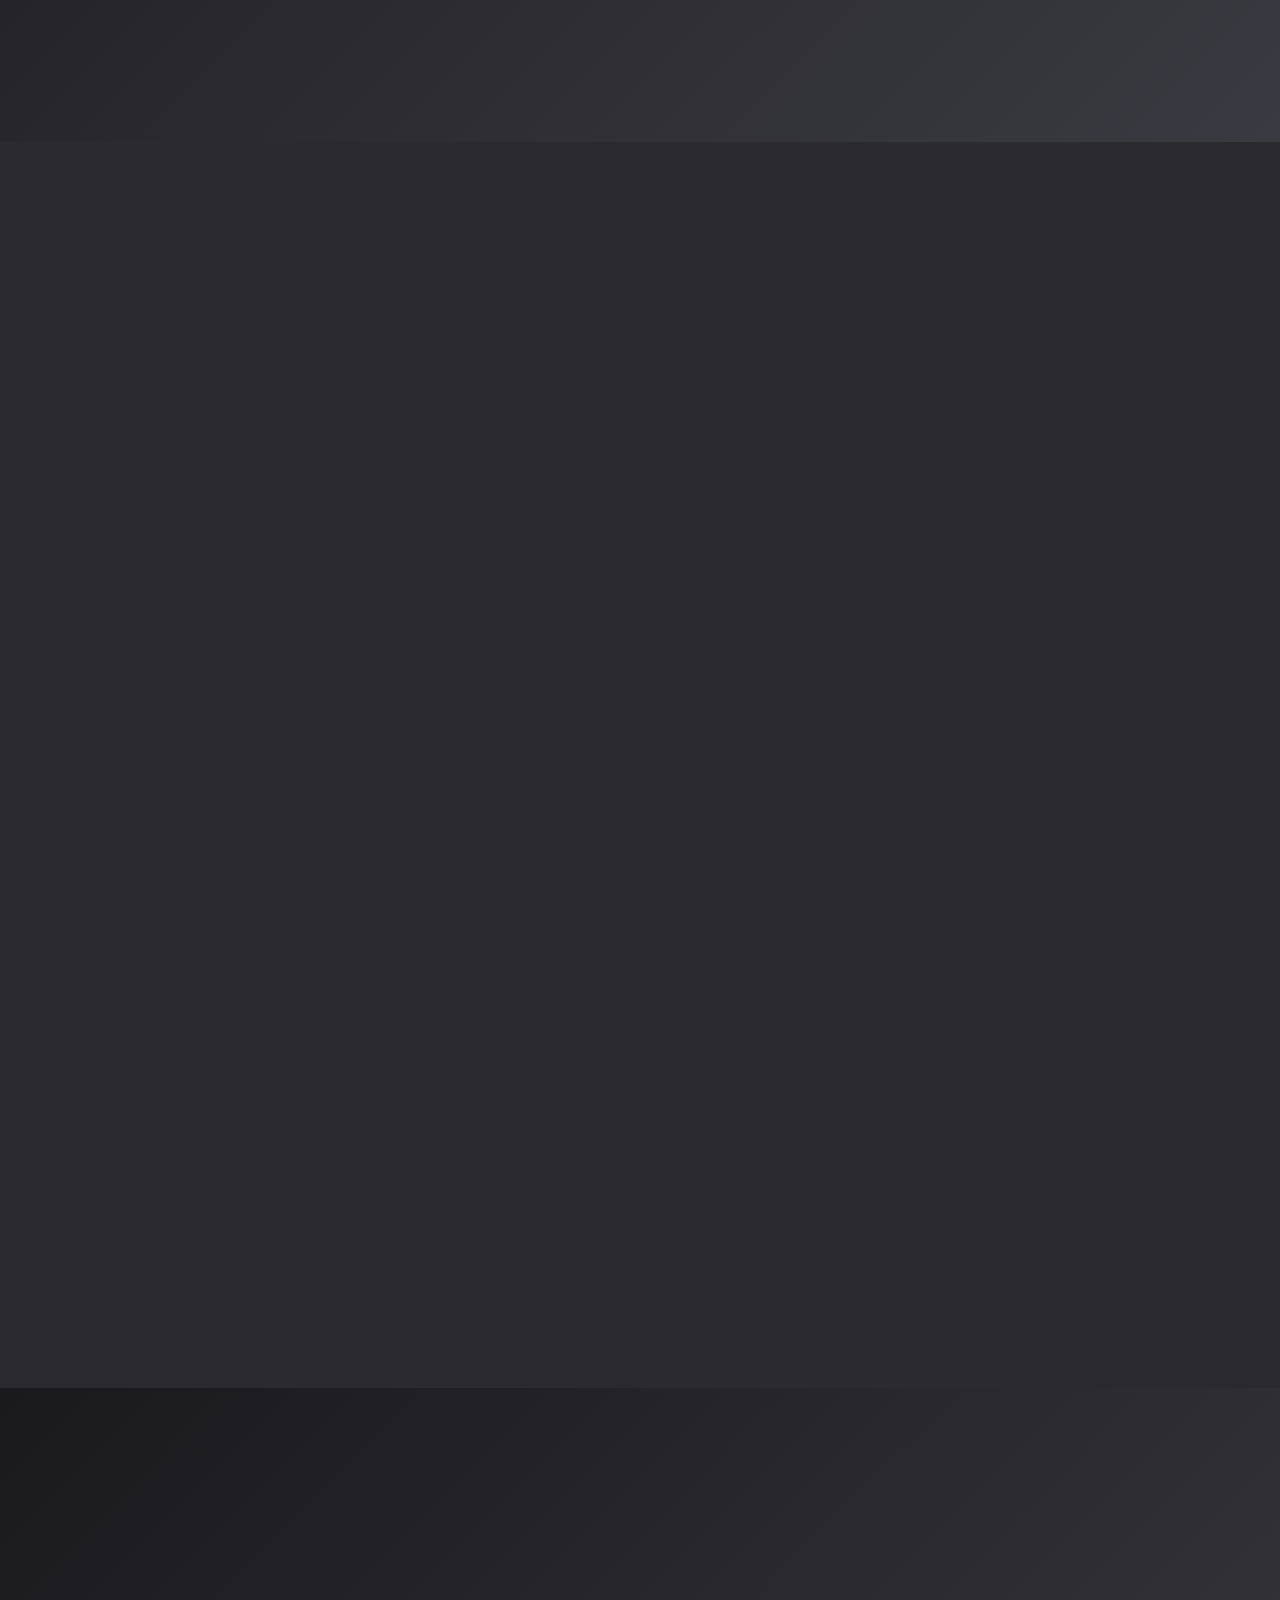
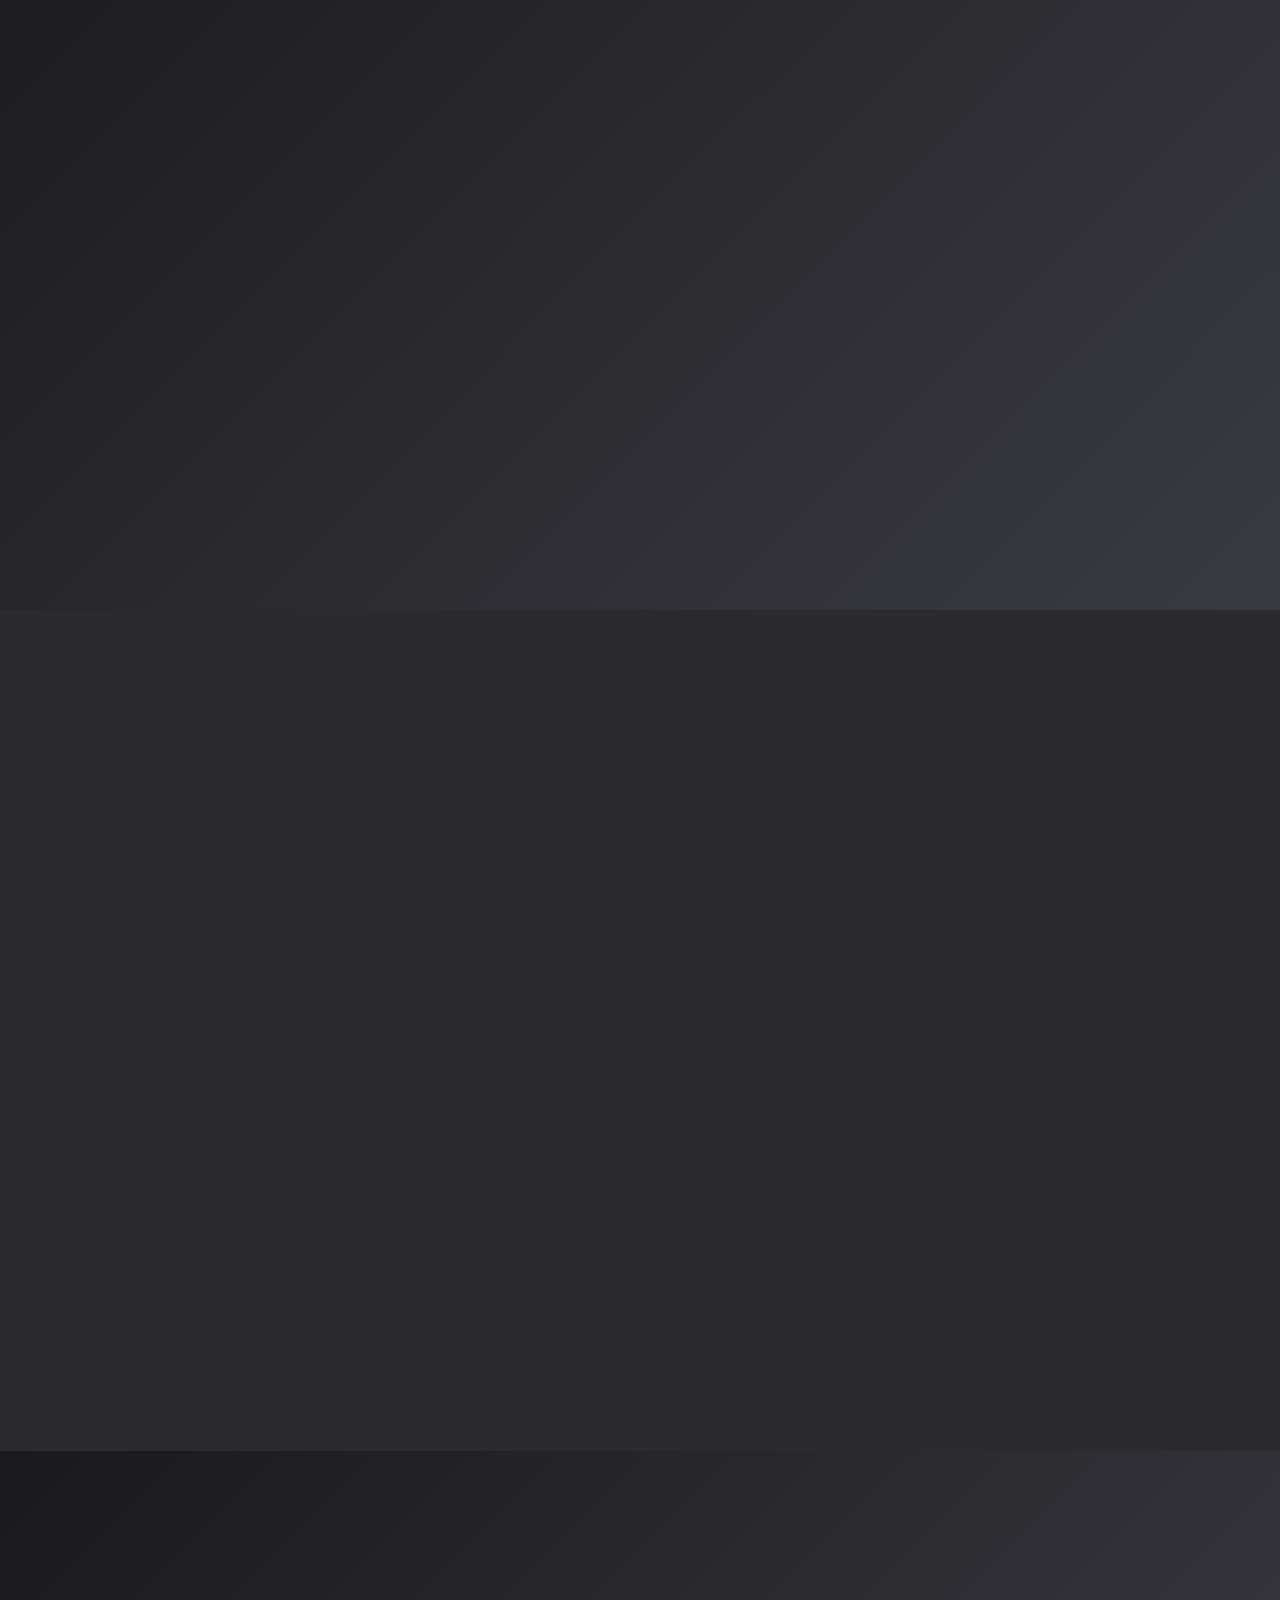
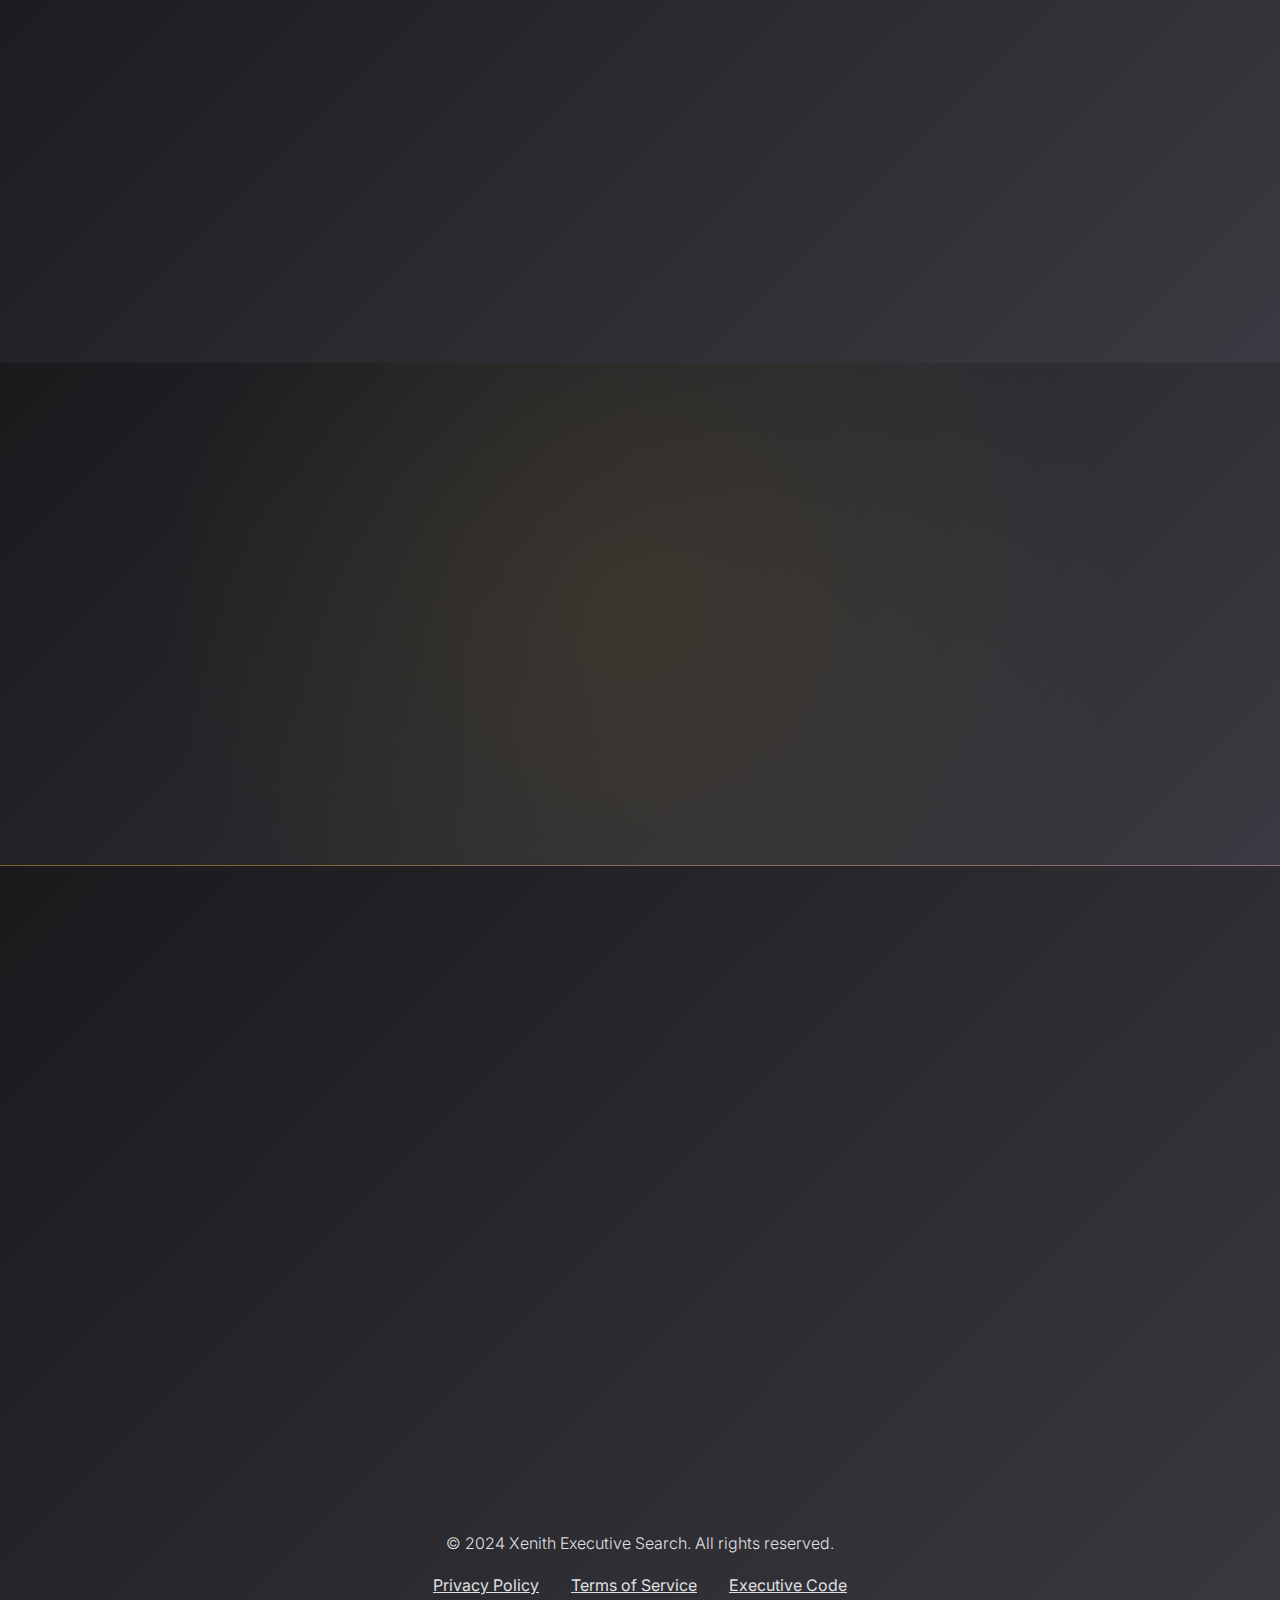
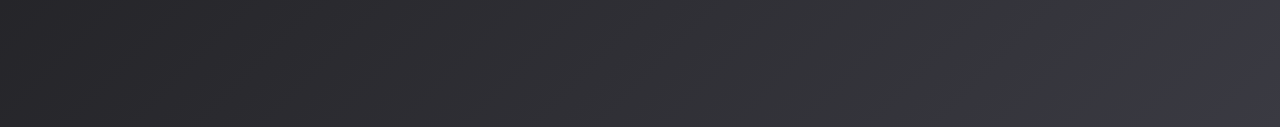
<file: insights.html>
<!DOCTYPE html>
<html lang="en">
<head>
    <meta charset="UTF-8">
    <meta name="viewport" content="width=device-width, initial-scale=1.0">
    <meta name="theme-color" content="#0A0A0B">
    <meta name="robots" content="index, follow">
    <meta name="author" content="Xenith Executive Search">
    <meta name="language" content="English">
    <title>Executive Insights - Xenith Executive Search</title>
    <meta name="description" content="Thought leadership insights on executive search trends, leadership development, and strategic talent management from Xenith's industry experts.">

    <!-- SEO and Social Meta Tags -->
    <meta property="og:title" content="Executive Insights - Xenith Executive Search">
    <meta property="og:description" content="Thought leadership insights on executive search trends, leadership development, and strategic talent management.">
    <meta property="og:type" content="website">
    <meta property="og:url" content="https://xenithwfm.com/insights">
    <meta property="og:image" content="https://xenithwfm.com/logo.png">
    <meta name="twitter:card" content="summary_large_image">
    <meta name="twitter:title" content="Executive Insights - Xenith Executive Search">
    <meta name="twitter:description" content="Thought leadership insights on executive search trends, leadership development, and strategic talent management.">
    <meta name="twitter:image" content="https://xenithwfm.com/logo.png">
    <link rel="canonical" href="https://xenithwfm.com/insights">

    <!-- Favicon -->
    <link rel="icon" type="image/x-icon" href="logo.png">
    <link rel="apple-touch-icon" href="logo.png">

    <!-- Structured Data for Insights -->
    <script type="application/ld+json">
    {
        "@context": "https://schema.org",
        "@type": "Blog",
        "name": "Xenith Executive Search Insights",
        "description": "Thought leadership insights on executive search trends, leadership development, and strategic talent management.",
        "url": "https://xenithwfm.com/insights",
        "publisher": {
            "@type": "Organization",
            "name": "Xenith Executive Search",
            "url": "https://xenithwfm.com",
            "logo": "https://xenithwfm.com/logo.png"
        }
    }
    </script>

    <!-- Preload Critical Fonts -->
    <link rel="preconnect" href="https://fonts.googleapis.com">
    <link rel="preconnect" href="https://fonts.gstatic.com" crossorigin>
    <link rel="preload" href="https://fonts.googleapis.com/css2?family=Space+Grotesk:wght@300;400;500;600;700&family=Inter:wght@300;400;500;600;700&display=swap" as="style" onload="this.onload=null;this.rel='stylesheet'">
    <noscript><link rel="stylesheet" href="https://fonts.googleapis.com/css2?family=Space+Grotesk:wght@300;400;500;600;700&family=Inter:wght@300;400;500;600;700&display=swap"></noscript>

    <!-- Design System -->
    <link rel="stylesheet" href="design-system.css">
    <link rel="stylesheet" href="styles.css">
</head>

<body>
    <!-- Skip to main content link for accessibility -->
    <a href="#main-content" class="skip-link">Skip to main content</a>

    <!-- Luxury Header -->
    <header class="luxury-header" role="banner">
        <div class="container">
            <div class="flex items-center justify-between py-4">
                <a href="index.html">
                    <img src="logo.png" alt="Xenith Executive Search" class="header-logo">
                </a>

                <nav class="desktop-nav flex items-center gap-8" role="navigation" aria-label="Main navigation">
                    <a href="index.html" class="nav-link">Home</a>
                    <a href="services.html" class="nav-link">Services</a>
                    <a href="industries.html" class="nav-link">Industries</a>
                    <a href="about.html" class="nav-link">About</a>
                    <a href="insights.html" class="nav-link" aria-current="page">Insights</a>
                    <a href="index.html#contact" class="btn btn-primary">Start Your Search</a>
                </nav>

                <button class="mobile-menu" aria-label="Open mobile menu" aria-expanded="false" aria-controls="mobile-nav">☰</button>

                <!-- Mobile Navigation -->
                <nav id="mobile-nav" class="mobile-nav" role="navigation" aria-label="Mobile navigation">
                    <a href="index.html">Home</a>
                    <a href="services.html">Services</a>
                    <a href="industries.html">Industries</a>
                    <a href="about.html">About</a>
                    <a href="insights.html" aria-current="page">Insights</a>
                    <a href="index.html#contact" class="btn btn-primary">Start Your Search</a>
                </nav>
            </div>
        </div>
    </header>

    <!-- Insights Hero -->
    <main id="main-content">
    <section class="hero-section" role="banner" aria-labelledby="insights-hero-title">
        <div class="hero-grid"></div>
        <div class="container text-center">
            <div class="hero-content mx-auto animate-fadeInUp">
                <h1 id="insights-hero-title" class="hero-title">
                    Executive <span class="text-luxury">Insights</span>
                </h1>
                <p class="hero-subtitle max-w-4xl mx-auto">
                    Thought leadership perspectives on executive search trends, leadership development, and strategic talent management from our team of industry experts and seasoned practitioners.
                </p>
                <div class="hero-cta">
                    <a href="#featured-insights" class="btn btn-primary btn-lg">Explore Insights</a>
                </div>
            </div>
        </div>
    </section>

    <!-- Featured Insights -->
    <section id="featured-insights" class="py-32 bg-luxury">
        <div class="container">
            <div class="text-center mb-20 animate-on-scroll">
                <h2 class="mb-8">Featured Insights</h2>
                <p class="text-xl text-platinum max-w-4xl mx-auto font-light leading-relaxed">
                    Strategic perspectives from our executive search experts on the trends shaping leadership, talent acquisition, and organizational transformation.
                </p>
            </div>

            <div class="grid lg:grid-cols-2 gap-12">
                <!-- Feature Article 1 -->
                <article class="glass-card p-8 animate-on-scroll">
                    <div class="mb-6">
                        <span class="text-gold text-sm font-medium">Executive Search Trends</span>
                        <span class="text-platinum text-sm"> • 5 min read</span>
                    </div>
                    <h3 class="text-white text-2xl font-semibold mb-4">The Future of C-Suite Leadership: AI-Enhanced Executive Search</h3>
                    <p class="text-platinum leading-relaxed mb-6">
                        As artificial intelligence reshapes business landscapes, executive search must evolve to identify leaders who can navigate digital transformation while maintaining human-centered leadership principles. Our analysis reveals key competencies driving C-suite success in the AI era.
                    </p>
                    <div class="flex items-center justify-between">
                        <div class="flex items-center gap-3">
                            <div class="w-10 h-10 bg-gradient-accent rounded-full flex items-center justify-center">
                                <span class="text-rich-black font-bold text-sm">HK</span>
                            </div>
                            <div>
                                <div class="text-white font-medium text-sm">Hemant Kumar</div>
                                <div class="text-platinum text-xs">CEO & Founding Partner</div>
                            </div>
                        </div>
                        <button class="text-gold hover:text-white transition-colors font-medium">Read More →</button>
                    </div>
                </article>

                <!-- Feature Article 2 -->
                <article class="glass-card p-8 animate-on-scroll">
                    <div class="mb-6">
                        <span class="text-gold text-sm font-medium">Leadership Development</span>
                        <span class="text-platinum text-sm"> • 7 min read</span>
                    </div>
                    <h3 class="text-white text-2xl font-semibold mb-4">Building Resilient Leadership Teams: Lessons from Global Market Volatility</h3>
                    <p class="text-platinum leading-relaxed mb-6">
                        Recent economic uncertainty has highlighted the critical importance of resilient leadership teams. We examine the leadership characteristics and team dynamics that enable organizations to thrive during challenging periods.
                    </p>
                    <div class="flex items-center justify-between">
                        <div class="flex items-center gap-3">
                            <div class="w-10 h-10 bg-gradient-accent rounded-full flex items-center justify-center">
                                <span class="text-rich-black font-bold text-sm">SP</span>
                            </div>
                            <div>
                                <div class="text-white font-medium text-sm">Sunita Patel</div>
                                <div class="text-platinum text-xs">Managing Director, Asia Pacific</div>
                            </div>
                        </div>
                        <button class="text-gold hover:text-white transition-colors font-medium">Read More →</button>
                    </div>
                </article>
            </div>
        </div>
    </section>

    <!-- Industry Insights -->
    <section class="py-32" style="background: var(--slate);">
        <div class="container">
            <div class="text-center mb-20 animate-on-scroll">
                <h2 class="mb-8">Industry Insights</h2>
                <p class="text-xl text-platinum max-w-4xl mx-auto font-light leading-relaxed">
                    Sector-specific perspectives on leadership trends, talent challenges, and executive search strategies across our core industries.
                </p>
            </div>

            <div class="grid md:grid-cols-2 lg:grid-cols-3 gap-8">
                <!-- Pharmaceuticals Insight -->
                <article class="service-card animate-on-scroll">
                    <div class="industry-badge mb-4">
                        <span class="text-xl">💊</span>
                        <span class="text-gold font-medium text-sm">Pharmaceuticals</span>
                    </div>
                    <h3 class="text-white mb-4">Navigating Regulatory Leadership in Biotech</h3>
                    <p class="text-platinum leading-relaxed mb-4">
                        The evolving regulatory landscape requires biotech leaders who can balance innovation with compliance, driving breakthrough therapies to market while ensuring safety and efficacy standards.
                    </p>
                    <div class="flex items-center justify-between">
                        <span class="text-platinum text-sm">Dec 2024</span>
                        <button class="text-gold hover:text-white transition-colors font-medium text-sm">Read More →</button>
                    </div>
                </article>

                <!-- Technology Insight -->
                <article class="service-card animate-on-scroll">
                    <div class="industry-badge mb-4">
                        <span class="text-xl">💻</span>
                        <span class="text-gold font-medium text-sm">Technology</span>
                    </div>
                    <h3 class="text-white mb-4">The Rise of AI-First CTOs</h3>
                    <p class="text-platinum leading-relaxed mb-4">
                        As artificial intelligence becomes central to business strategy, CTOs must evolve from technology managers to AI strategists, driving innovation while managing ethical considerations.
                    </p>
                    <div class="flex items-center justify-between">
                        <span class="text-platinum text-sm">Nov 2024</span>
                        <button class="text-gold hover:text-white transition-colors font-medium text-sm">Read More →</button>
                    </div>
                </article>

                <!-- Financial Services Insight -->
                <article class="service-card animate-on-scroll">
                    <div class="industry-badge mb-4">
                        <span class="text-xl">🏦</span>
                        <span class="text-gold font-medium text-sm">Financial Services</span>
                    </div>
                    <h3 class="text-white mb-4">Digital Banking Leadership Transformation</h3>
                    <p class="text-platinum leading-relaxed mb-4">
                        Traditional banks are seeking leaders who can drive digital transformation while maintaining regulatory compliance and customer trust in an increasingly competitive fintech landscape.
                    </p>
                    <div class="flex items-center justify-between">
                        <span class="text-platinum text-sm">Nov 2024</span>
                        <button class="text-gold hover:text-white transition-colors font-medium text-sm">Read More →</button>
                    </div>
                </article>

                <!-- Manufacturing Insight -->
                <article class="service-card animate-on-scroll">
                    <div class="industry-badge mb-4">
                        <span class="text-xl">🏭</span>
                        <span class="text-gold font-medium text-sm">Manufacturing</span>
                    </div>
                    <h3 class="text-white mb-4">Sustainable Manufacturing Leadership</h3>
                    <p class="text-platinum leading-relaxed mb-4">
                        Manufacturing executives are pioneering sustainable operations while maintaining profitability, requiring leaders who can balance environmental responsibility with business performance.
                    </p>
                    <div class="flex items-center justify-between">
                        <span class="text-platinum text-sm">Oct 2024</span>
                        <button class="text-gold hover:text-white transition-colors font-medium text-sm">Read More →</button>
                    </div>
                </article>

                <!-- Healthcare Insight -->
                <article class="service-card animate-on-scroll">
                    <div class="industry-badge mb-4">
                        <span class="text-xl">🏥</span>
                        <span class="text-gold font-medium text-sm">Healthcare</span>
                    </div>
                    <h3 class="text-white mb-4">Value-Based Care Leadership Models</h3>
                    <p class="text-platinum leading-relaxed mb-4">
                        Healthcare executives are transitioning from volume-based to value-based care models, requiring leaders who can drive quality outcomes while managing cost efficiency.
                    </p>
                    <div class="flex items-center justify-between">
                        <span class="text-platinum text-sm">Oct 2024</span>
                        <button class="text-gold hover:text-white transition-colors font-medium text-sm">Read More →</button>
                    </div>
                </article>

                <!-- Energy Insight -->
                <article class="service-card animate-on-scroll">
                    <div class="industry-badge mb-4">
                        <span class="text-xl">⚡</span>
                        <span class="text-gold font-medium text-sm">Energy</span>
                    </div>
                    <h3 class="text-white mb-4">Energy Transition Leadership</h3>
                    <p class="text-platinum leading-relaxed mb-4">
                        Energy sector leaders are navigating the transition to renewable sources while maintaining grid stability and affordability, requiring expertise in both traditional and emerging technologies.
                    </p>
                    <div class="flex items-center justify-between">
                        <span class="text-platinum text-sm">Sep 2024</span>
                        <button class="text-gold hover:text-white transition-colors font-medium text-sm">Read More →</button>
                    </div>
                </article>
            </div>
        </div>
    </section>

    <!-- Executive Trends -->
    <section class="py-32 bg-luxury">
        <div class="container">
            <div class="grid lg:grid-cols-2 gap-16 items-center">
                <div class="animate-on-scroll">
                    <h2 class="mb-8">2024 Executive Search Trends</h2>
                    <p class="text-xl text-platinum mb-8 leading-relaxed">
                        Key trends shaping the executive search landscape and influencing how organizations identify, attract, and retain top leadership talent.
                    </p>

                    <div class="space-y-6">
                        <div class="flex items-start gap-4">
                            <div class="w-8 h-8 bg-gradient-accent rounded-lg flex items-center justify-center flex-shrink-0 mt-1">
                                <span class="text-rich-black font-bold text-sm">1</span>
                            </div>
                            <div>
                                <h4 class="text-white font-semibold mb-2">ESG Leadership Mandate</h4>
                                <p class="text-platinum">Environmental, social, and governance expertise becoming essential for C-suite appointments across all industries.</p>
                            </div>
                        </div>

                        <div class="flex items-start gap-4">
                            <div class="w-8 h-8 bg-gradient-accent rounded-lg flex items-center justify-center flex-shrink-0 mt-1">
                                <span class="text-rich-black font-bold text-sm">2</span>
                            </div>
                            <div>
                                <h4 class="text-white font-semibold mb-2">Digital-First Executives</h4>
                                <p class="text-platinum">Demand for leaders with proven digital transformation experience and AI/technology fluency across traditional sectors.</p>
                            </div>
                        </div>

                        <div class="flex items-start gap-4">
                            <div class="w-8 h-8 bg-gradient-accent rounded-lg flex items-center justify-center flex-shrink-0 mt-1">
                                <span class="text-rich-black font-bold text-sm">3</span>
                            </div>
                            <div>
                                <h4 class="text-white font-semibold mb-2">Global-Local Balance</h4>
                                <p class="text-platinum">Executives who can think globally while executing locally, understanding regional nuances and cultural dynamics.</p>
                            </div>
                        </div>

                        <div class="flex items-start gap-4">
                            <div class="w-8 h-8 bg-gradient-accent rounded-lg flex items-center justify-center flex-shrink-0 mt-1">
                                <span class="text-rich-black font-bold text-sm">4</span>
                            </div>
                            <div>
                                <h4 class="text-white font-semibold mb-2">Purpose-Driven Leadership</h4>
                                <p class="text-platinum">Leaders who can articulate and execute on organizational purpose while delivering sustainable financial performance.</p>
                            </div>
                        </div>
                    </div>
                </div>

                <div class="glass-card p-8 animate-on-scroll">
                    <h4 class="text-white text-xl font-semibold mb-6">Market Intelligence Report</h4>

                    <div class="space-y-6">
                        <div class="border-l-4 border-gold pl-4">
                            <h5 class="text-white font-semibold mb-2">Executive Compensation Trends</h5>
                            <p class="text-platinum text-sm mb-2">2024 compensation analysis across C-suite positions</p>
                            <div class="flex items-center gap-2">
                                <span class="text-gold text-xs">📊</span>
                                <span class="text-platinum text-xs">Download Report</span>
                            </div>
                        </div>

                        <div class="border-l-4 border-gold pl-4">
                            <h5 class="text-white font-semibold mb-2">Leadership Mobility Study</h5>
                            <p class="text-platinum text-sm mb-2">Cross-industry executive movement patterns and preferences</p>
                            <div class="flex items-center gap-2">
                                <span class="text-gold text-xs">📈</span>
                                <span class="text-platinum text-xs">View Study</span>
                            </div>
                        </div>

                        <div class="border-l-4 border-gold pl-4">
                            <h5 class="text-white font-semibold mb-2">Board Composition Analysis</h5>
                            <p class="text-platinum text-sm mb-2">Evolving board structures and director qualifications</p>
                            <div class="flex items-center gap-2">
                                <span class="text-gold text-xs">🎯</span>
                                <span class="text-platinum text-xs">Access Analysis</span>
                            </div>
                        </div>

                        <div class="border-l-4 border-gold pl-4">
                            <h5 class="text-white font-semibold mb-2">Succession Planning Guide</h5>
                            <p class="text-platinum text-sm mb-2">Best practices for executive succession planning and implementation</p>
                            <div class="flex items-center gap-2">
                                <span class="text-gold text-xs">📚</span>
                                <span class="text-platinum text-xs">Download Guide</span>
                            </div>
                        </div>
                    </div>

                    <div class="mt-8 pt-6 border-t border-white/10">
                        <button class="btn btn-secondary w-full">Subscribe to Updates</button>
                    </div>
                </div>
            </div>
        </div>
    </section>

    <!-- Thought Leadership -->
    <section class="py-32" style="background: var(--slate);">
        <div class="container">
            <div class="text-center mb-20 animate-on-scroll">
                <h2 class="mb-8">Thought Leadership</h2>
                <p class="text-xl text-platinum max-w-4xl mx-auto font-light leading-relaxed">
                    Strategic perspectives from our leadership team on the evolving executive search landscape and future of organizational leadership.
                </p>
            </div>

            <div class="grid md:grid-cols-2 gap-12">
                <!-- Thought Leadership Article 1 -->
                <article class="glass-card p-8 animate-on-scroll">
                    <div class="mb-6">
                        <span class="text-gold text-sm font-medium">Executive Viewpoint</span>
                        <span class="text-platinum text-sm"> • 10 min read</span>
                    </div>
                    <h3 class="text-white text-xl font-semibold mb-4">The Evolution of Executive Search: From Recruitment to Strategic Partnership</h3>
                    <p class="text-platinum leading-relaxed mb-6">
                        Modern executive search has evolved beyond traditional recruitment to become a strategic partnership that drives organizational transformation. We explore how this evolution shapes client relationships and candidate experiences.
                    </p>
                    <div class="flex items-center gap-3 mb-4">
                        <div class="w-10 h-10 bg-gradient-accent rounded-full flex items-center justify-center">
                            <span class="text-rich-black font-bold text-sm">HK</span>
                        </div>
                        <div>
                            <div class="text-white font-medium text-sm">Hemant Kumar</div>
                            <div class="text-platinum text-xs">CEO & Founding Partner</div>
                        </div>
                    </div>
                    <button class="text-gold hover:text-white transition-colors font-medium">Read Full Article →</button>
                </article>

                <!-- Thought Leadership Article 2 -->
                <article class="glass-card p-8 animate-on-scroll">
                    <div class="mb-6">
                        <span class="text-gold text-sm font-medium">Market Analysis</span>
                        <span class="text-platinum text-sm"> • 8 min read</span>
                    </div>
                    <h3 class="text-white text-xl font-semibold mb-4">Building Diverse Leadership Teams: Moving Beyond Traditional Executive Profiles</h3>
                    <p class="text-platinum leading-relaxed mb-6">
                        Organizations are recognizing that diverse leadership teams drive innovation and performance. We examine strategies for building inclusive C-suites that reflect market diversity and stakeholder expectations.
                    </p>
                    <div class="flex items-center gap-3 mb-4">
                        <div class="w-10 h-10 bg-gradient-accent rounded-full flex items-center justify-center">
                            <span class="text-rich-black font-bold text-sm">DT</span>
                        </div>
                        <div>
                            <div class="text-white font-medium text-sm">David Thompson</div>
                            <div class="text-platinum text-xs">Global Head of Client Relations</div>
                        </div>
                    </div>
                    <button class="text-gold hover:text-white transition-colors font-medium">Read Full Article →</button>
                </article>
            </div>
        </div>
    </section>

    <!-- Newsletter Signup -->
    <section class="py-32 bg-luxury">
        <div class="container">
            <div class="text-center animate-on-scroll">
                <h2 class="mb-8">Stay Informed</h2>
                <p class="text-xl text-platinum mb-12 max-w-3xl mx-auto font-light leading-relaxed">
                    Subscribe to receive our latest insights, market intelligence, and executive search trends delivered directly to your inbox.
                </p>

                <div class="max-w-md mx-auto">
                    <form class="flex gap-4">
                        <input type="email" placeholder="Enter your email" class="form-input flex-1" required>
                        <button type="submit" class="btn btn-primary">Subscribe</button>
                    </form>
                    <p class="text-platinum text-sm mt-4">
                        Join 2,500+ executives and HR leaders receiving our monthly insights.
                    </p>
                </div>
            </div>
        </div>
    </section>

    <!-- Call to Action -->
    <section class="cta-section py-32">
        <div class="container text-center">
            <div class="animate-on-scroll">
                <h2 class="mb-8">Partner with Executive Search Experts</h2>
                <p class="text-xl text-platinum mb-12 max-w-3xl mx-auto font-light leading-relaxed">
                    Leverage our insights and expertise to identify transformational leaders who will drive your organization's strategic objectives and competitive advantage.
                </p>
                <div class="flex justify-center gap-6">
                    <a href="/#contact" class="btn btn-primary btn-lg">Discuss Your Needs</a>
                    <a href="services.html" class="btn btn-secondary btn-lg">Our Services</a>
                </div>
            </div>
        </div>
    </section>
    </main>

    <!-- Luxury Footer -->
    <footer class="luxury-footer py-32">
        <div class="container">
            <div class="grid md:grid-cols-2 gap-12 mb-20">
                <div class="footer-section animate-on-scroll">
                    <img src="logo.png" alt="Xenith Executive Search" class="header-logo mb-8 opacity-90">
                    <p class="text-platinum mb-8 leading-relaxed font-light">
                        Connecting visionary leaders with breakthrough opportunities worldwide. We transform organizations through strategic executive placement and leadership advisory excellence.
                    </p>
                    <div class="flex gap-4">
                        <a href="mailto:info@xenithwfm.com" class="social-link">
                            <span>📧</span>
                        </a>
                        <a href="#" class="social-link">
                            <span>💼</span>
                        </a>
                        <a href="#" class="social-link">
                            <span>🌐</span>
                        </a>
                    </div>
                </div>

                <div class="footer-section animate-on-scroll">
                    <h4 class="text-white text-xl font-semibold mb-8">Global Offices</h4>
                    <div class="space-y-4">
                        <div class="contact-item">
                            <span class="text-2xl">🌍</span>
                            <div>
                                <div class="font-semibold text-white">Global Presence</div>
                                <div class="text-platinum">Singapore • Los Angeles • Gurgaon</div>
                                <div class="text-platinum">Mumbai • Bangalore • Ahmedabad</div>
                                <div class="text-platinum">Jaipur • Dubai</div>
                            </div>
                        </div>
                        <div class="contact-item">
                            <span class="text-2xl">📧</span>
                            <div>
                                <div class="font-semibold text-white">Insights Inquiries</div>
                                <a href="mailto:info@xenithwfm.com" class="text-platinum hover:text-white transition-colors">info@xenithwfm.com</a>
                            </div>
                        </div>
                        <div class="contact-item">
                            <span class="text-2xl">📱</span>
                            <div>
                                <div class="font-semibold text-white">Global Hotline</div>
                                <a href="tel:9709802812" class="text-platinum hover:text-white transition-colors">(970) 980-2812</a>
                            </div>
                        </div>
                    </div>
                </div>
            </div>

            <div class="border-t border-white/10 pt-8">
                <div class="flex flex-col md:flex-row justify-between items-center gap-4">
                    <p class="text-platinum font-light">© 2024 Xenith Executive Search. All rights reserved.</p>
                    <div class="flex gap-8 text-sm">
                        <a href="privacy.html" class="text-platinum hover:text-white transition-colors">Privacy Policy</a>
                        <a href="terms.html" class="text-platinum hover:text-white transition-colors">Terms of Service</a>
                        <a href="executive-code.html" class="text-platinum hover:text-white transition-colors">Executive Code</a>
                    </div>
                </div>
            </div>
        </div>
    </footer>

    <script src="scripts.js"></script>
</body>
</html>
</file>
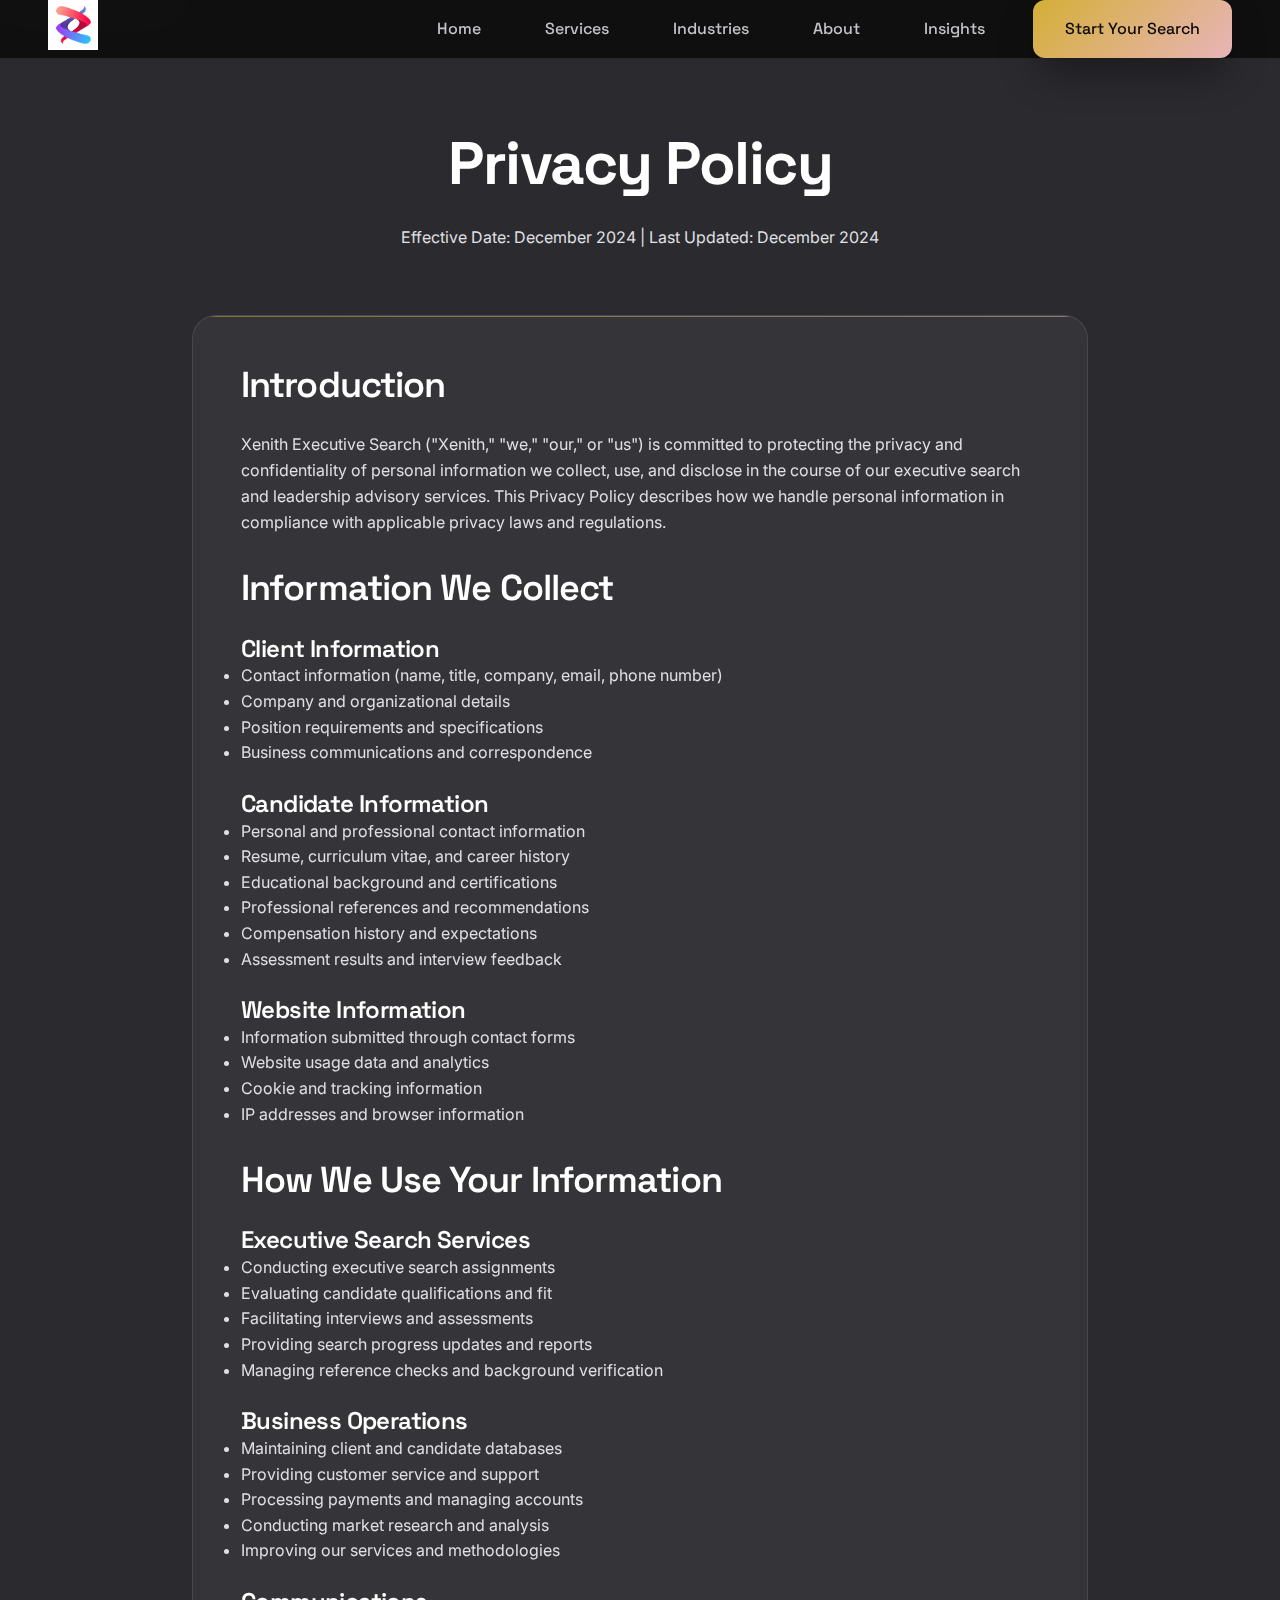
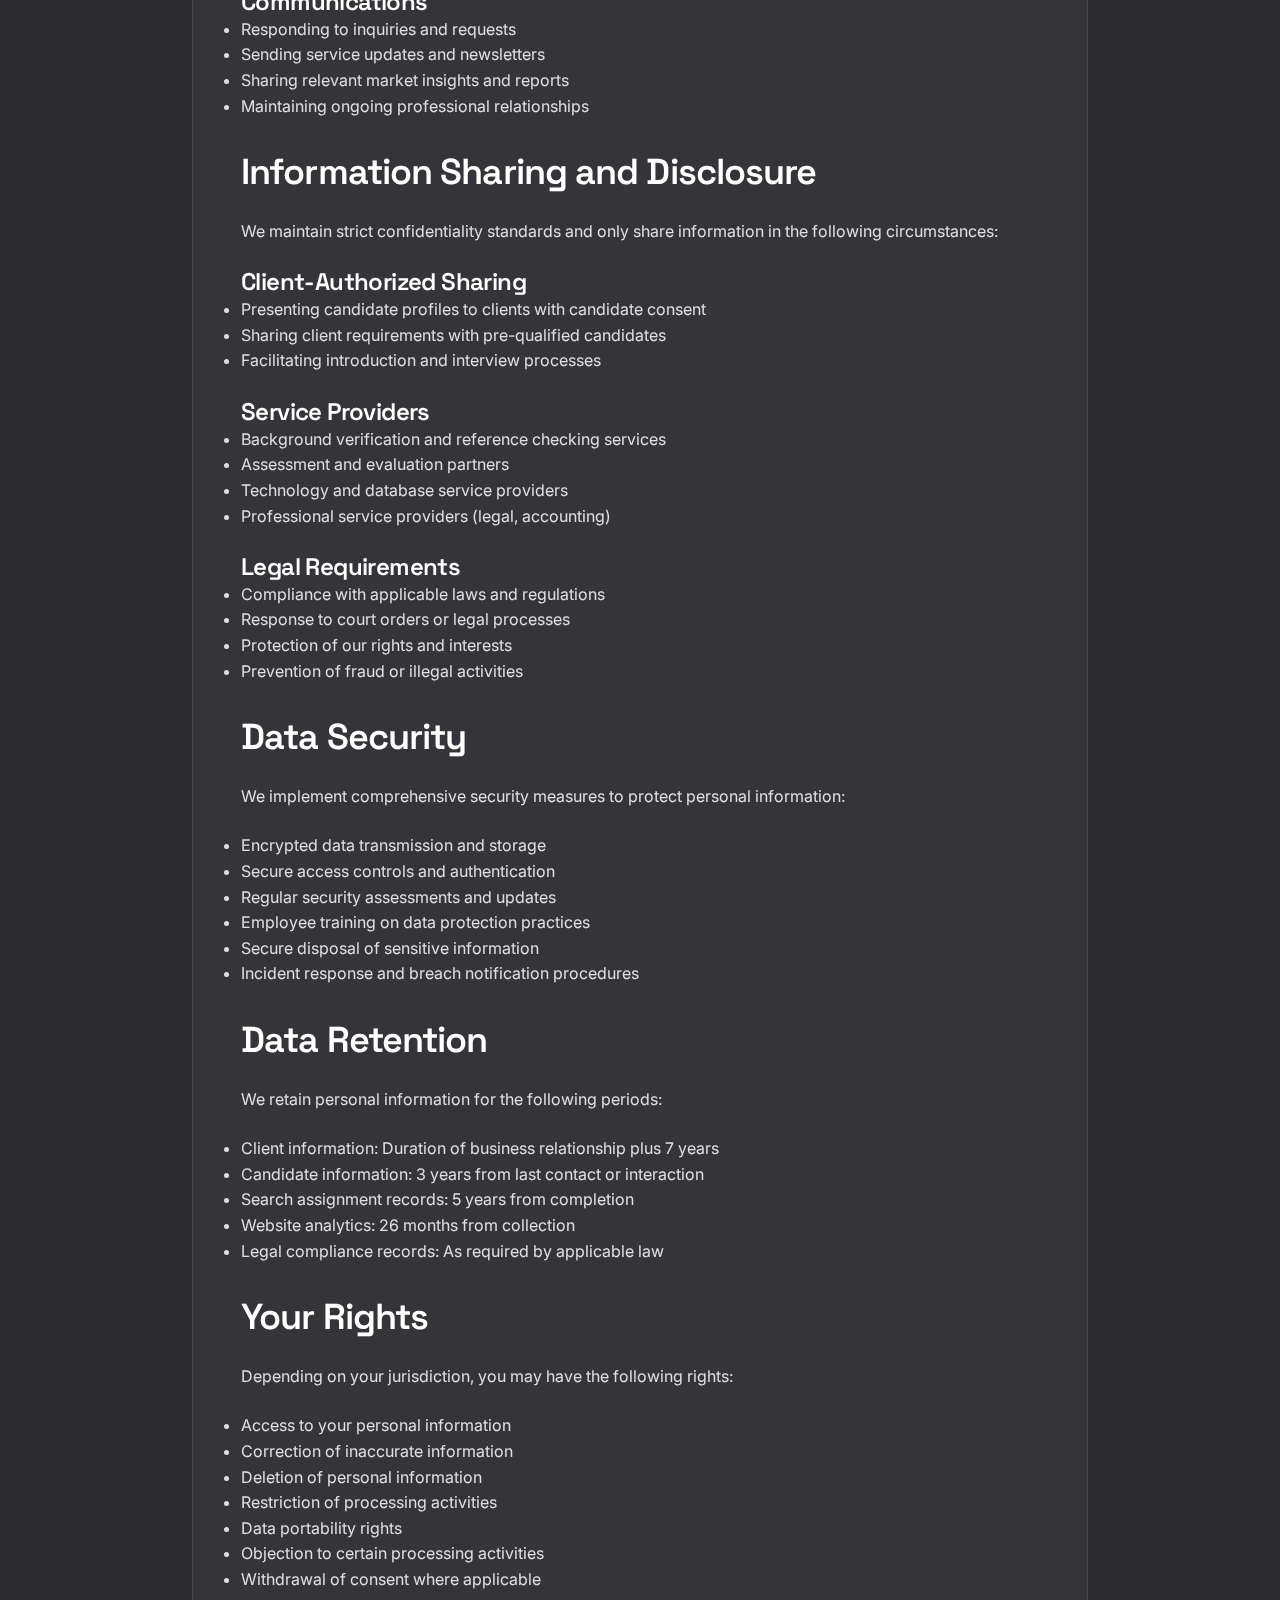
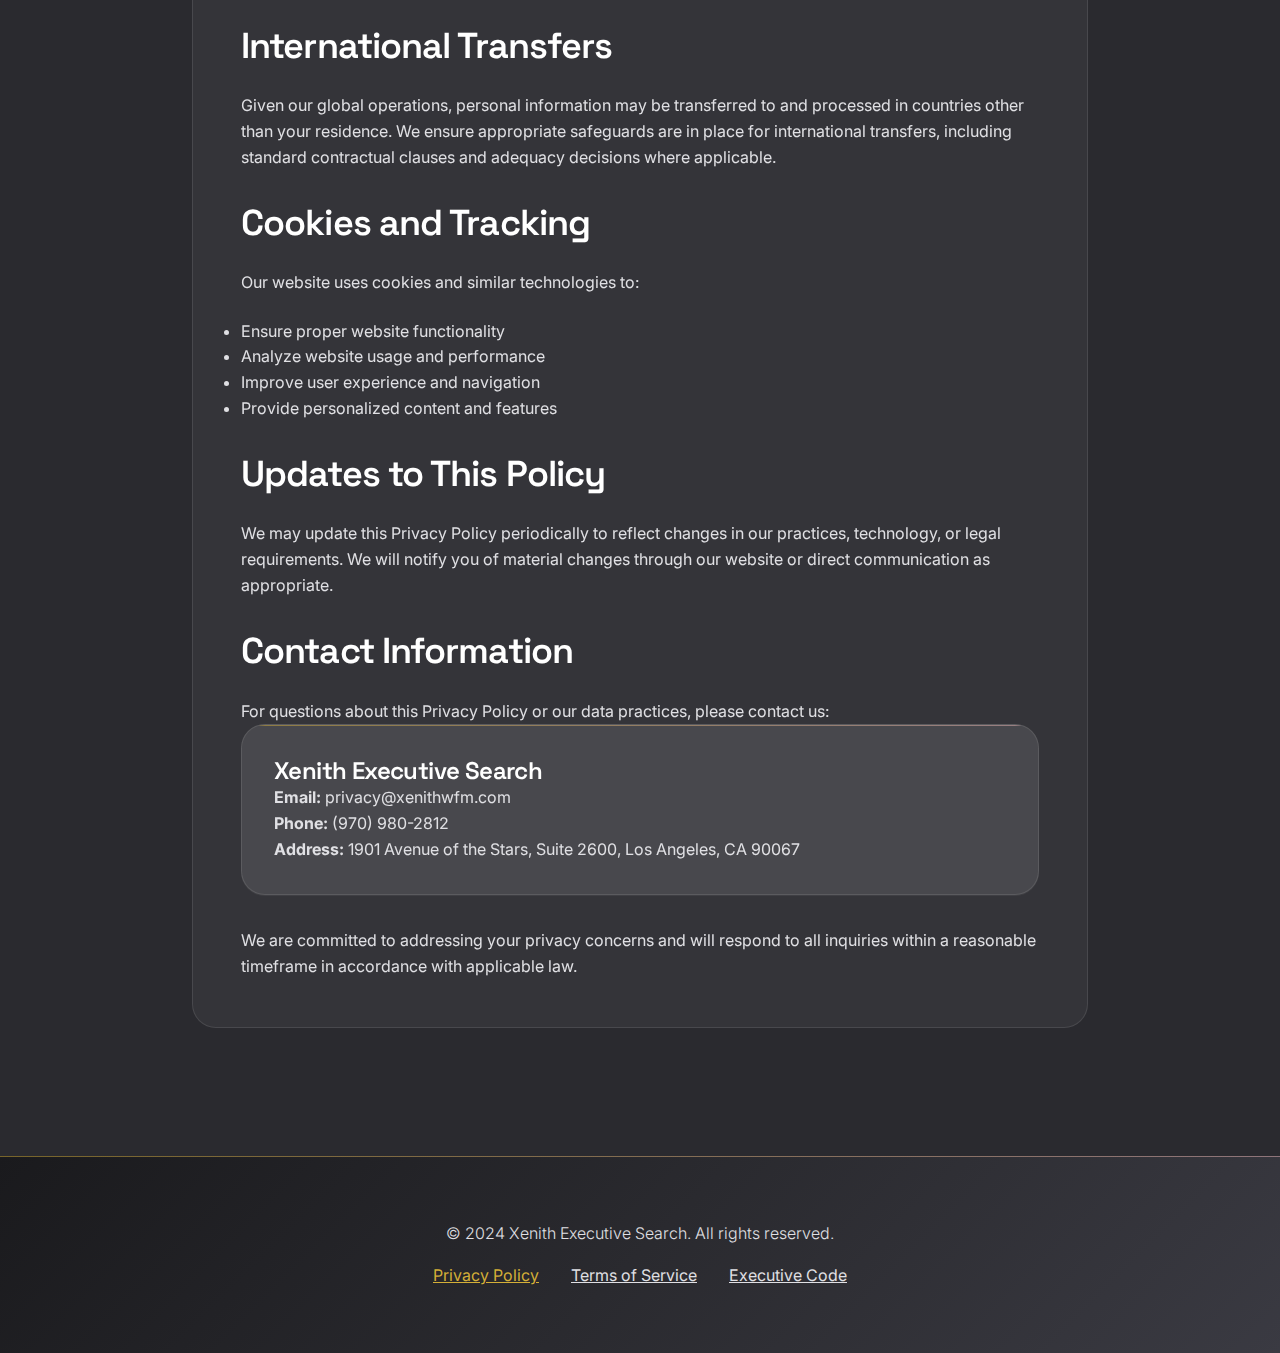
<file: privacy.html>
<!DOCTYPE html>
<html lang="en">
<head>
    <meta charset="UTF-8">
    <meta name="viewport" content="width=device-width, initial-scale=1.0">
    <meta name="theme-color" content="#0A0A0B">
    <meta name="robots" content="index, follow">
    <meta name="author" content="Xenith Executive Search">
    <meta name="language" content="English">
    <title>Privacy Policy - Xenith Executive Search</title>
    <meta name="description" content="Xenith Executive Search privacy policy detailing how we collect, use, and protect your personal information during our executive search services.">

    <!-- Favicon -->
    <link rel="icon" type="image/x-icon" href="logo.png">
    <link rel="apple-touch-icon" href="logo.png">

    <!-- Preload Critical Fonts -->
    <link rel="preconnect" href="https://fonts.googleapis.com">
    <link rel="preconnect" href="https://fonts.gstatic.com" crossorigin>
    <link rel="preload" href="https://fonts.googleapis.com/css2?family=Space+Grotesk:wght@300;400;500;600;700&family=Inter:wght@300;400;500;600;700&display=swap" as="style" onload="this.onload=null;this.rel='stylesheet'">
    <noscript><link rel="stylesheet" href="https://fonts.googleapis.com/css2?family=Space+Grotesk:wght@300;400;500;600;700&family=Inter:wght@300;400;500;600;700&display=swap"></noscript>

    <!-- Design System -->
    <link rel="stylesheet" href="design-system.css">
    <link rel="stylesheet" href="styles.css">
</head>

<body>
    <!-- Skip to main content link for accessibility -->
    <a href="#main-content" class="skip-link">Skip to main content</a>

    <!-- Luxury Header -->
    <header class="luxury-header" role="banner">
        <div class="container">
            <div class="flex items-center justify-between py-4">
                <a href="index.html">
                    <img src="logo.png" alt="Xenith Executive Search" class="header-logo">
                </a>

                <nav class="desktop-nav flex items-center gap-8" role="navigation" aria-label="Main navigation">
                    <a href="index.html" class="nav-link">Home</a>
                    <a href="services.html" class="nav-link">Services</a>
                    <a href="industries.html" class="nav-link">Industries</a>
                    <a href="about.html" class="nav-link">About</a>
                    <a href="insights.html" class="nav-link">Insights</a>
                    <a href="index.html#contact" class="btn btn-primary">Start Your Search</a>
                </nav>

                <button class="mobile-menu" aria-label="Open mobile menu" aria-expanded="false" aria-controls="mobile-nav">☰</button>

                <!-- Mobile Navigation -->
                <nav id="mobile-nav" class="mobile-nav" role="navigation" aria-label="Mobile navigation">
                    <a href="index.html">Home</a>
                    <a href="services.html">Services</a>
                    <a href="industries.html">Industries</a>
                    <a href="about.html">About</a>
                    <a href="insights.html">Insights</a>
                    <a href="index.html#contact" class="btn btn-primary">Start Your Search</a>
                </nav>
            </div>
        </div>
    </header>

    <!-- Privacy Policy Content -->
    <main id="main-content">
    <section class="py-32" style="background: var(--slate); min-height: 100vh;">
        <div class="container">
            <div class="max-w-4xl mx-auto">
                <div class="text-center mb-16 animate-on-scroll">
                    <h1 class="text-4xl font-bold text-white mb-6">Privacy Policy</h1>
                    <p class="text-xl text-platinum">
                        Effective Date: December 2024 | Last Updated: December 2024
                    </p>
                </div>

                <div class="glass-card p-12 animate-on-scroll">
                    <div class="prose prose-invert max-w-none">
                        <h2 class="text-2xl font-semibold text-white mb-6">Introduction</h2>
                        <p class="text-platinum leading-relaxed mb-8">
                            Xenith Executive Search ("Xenith," "we," "our," or "us") is committed to protecting the privacy and confidentiality of personal information we collect, use, and disclose in the course of our executive search and leadership advisory services. This Privacy Policy describes how we handle personal information in compliance with applicable privacy laws and regulations.
                        </p>

                        <h2 class="text-2xl font-semibold text-white mb-6">Information We Collect</h2>
                        <h3 class="text-xl font-semibold text-white mb-4">Client Information</h3>
                        <ul class="text-platinum space-y-2 mb-6">
                            <li>Contact information (name, title, company, email, phone number)</li>
                            <li>Company and organizational details</li>
                            <li>Position requirements and specifications</li>
                            <li>Business communications and correspondence</li>
                        </ul>

                        <h3 class="text-xl font-semibold text-white mb-4">Candidate Information</h3>
                        <ul class="text-platinum space-y-2 mb-6">
                            <li>Personal and professional contact information</li>
                            <li>Resume, curriculum vitae, and career history</li>
                            <li>Educational background and certifications</li>
                            <li>Professional references and recommendations</li>
                            <li>Compensation history and expectations</li>
                            <li>Assessment results and interview feedback</li>
                        </ul>

                        <h3 class="text-xl font-semibold text-white mb-4">Website Information</h3>
                        <ul class="text-platinum space-y-2 mb-8">
                            <li>Information submitted through contact forms</li>
                            <li>Website usage data and analytics</li>
                            <li>Cookie and tracking information</li>
                            <li>IP addresses and browser information</li>
                        </ul>

                        <h2 class="text-2xl font-semibold text-white mb-6">How We Use Your Information</h2>
                        <h3 class="text-xl font-semibold text-white mb-4">Executive Search Services</h3>
                        <ul class="text-platinum space-y-2 mb-6">
                            <li>Conducting executive search assignments</li>
                            <li>Evaluating candidate qualifications and fit</li>
                            <li>Facilitating interviews and assessments</li>
                            <li>Providing search progress updates and reports</li>
                            <li>Managing reference checks and background verification</li>
                        </ul>

                        <h3 class="text-xl font-semibold text-white mb-4">Business Operations</h3>
                        <ul class="text-platinum space-y-2 mb-6">
                            <li>Maintaining client and candidate databases</li>
                            <li>Providing customer service and support</li>
                            <li>Processing payments and managing accounts</li>
                            <li>Conducting market research and analysis</li>
                            <li>Improving our services and methodologies</li>
                        </ul>

                        <h3 class="text-xl font-semibold text-white mb-4">Communications</h3>
                        <ul class="text-platinum space-y-2 mb-8">
                            <li>Responding to inquiries and requests</li>
                            <li>Sending service updates and newsletters</li>
                            <li>Sharing relevant market insights and reports</li>
                            <li>Maintaining ongoing professional relationships</li>
                        </ul>

                        <h2 class="text-2xl font-semibold text-white mb-6">Information Sharing and Disclosure</h2>
                        <p class="text-platinum leading-relaxed mb-6">
                            We maintain strict confidentiality standards and only share information in the following circumstances:
                        </p>

                        <h3 class="text-xl font-semibold text-white mb-4">Client-Authorized Sharing</h3>
                        <ul class="text-platinum space-y-2 mb-6">
                            <li>Presenting candidate profiles to clients with candidate consent</li>
                            <li>Sharing client requirements with pre-qualified candidates</li>
                            <li>Facilitating introduction and interview processes</li>
                        </ul>

                        <h3 class="text-xl font-semibold text-white mb-4">Service Providers</h3>
                        <ul class="text-platinum space-y-2 mb-6">
                            <li>Background verification and reference checking services</li>
                            <li>Assessment and evaluation partners</li>
                            <li>Technology and database service providers</li>
                            <li>Professional service providers (legal, accounting)</li>
                        </ul>

                        <h3 class="text-xl font-semibold text-white mb-4">Legal Requirements</h3>
                        <ul class="text-platinum space-y-2 mb-8">
                            <li>Compliance with applicable laws and regulations</li>
                            <li>Response to court orders or legal processes</li>
                            <li>Protection of our rights and interests</li>
                            <li>Prevention of fraud or illegal activities</li>
                        </ul>

                        <h2 class="text-2xl font-semibold text-white mb-6">Data Security</h2>
                        <p class="text-platinum leading-relaxed mb-6">
                            We implement comprehensive security measures to protect personal information:
                        </p>
                        <ul class="text-platinum space-y-2 mb-8">
                            <li>Encrypted data transmission and storage</li>
                            <li>Secure access controls and authentication</li>
                            <li>Regular security assessments and updates</li>
                            <li>Employee training on data protection practices</li>
                            <li>Secure disposal of sensitive information</li>
                            <li>Incident response and breach notification procedures</li>
                        </ul>

                        <h2 class="text-2xl font-semibold text-white mb-6">Data Retention</h2>
                        <p class="text-platinum leading-relaxed mb-6">
                            We retain personal information for the following periods:
                        </p>
                        <ul class="text-platinum space-y-2 mb-8">
                            <li>Client information: Duration of business relationship plus 7 years</li>
                            <li>Candidate information: 3 years from last contact or interaction</li>
                            <li>Search assignment records: 5 years from completion</li>
                            <li>Website analytics: 26 months from collection</li>
                            <li>Legal compliance records: As required by applicable law</li>
                        </ul>

                        <h2 class="text-2xl font-semibold text-white mb-6">Your Rights</h2>
                        <p class="text-platinum leading-relaxed mb-6">
                            Depending on your jurisdiction, you may have the following rights:
                        </p>
                        <ul class="text-platinum space-y-2 mb-8">
                            <li>Access to your personal information</li>
                            <li>Correction of inaccurate information</li>
                            <li>Deletion of personal information</li>
                            <li>Restriction of processing activities</li>
                            <li>Data portability rights</li>
                            <li>Objection to certain processing activities</li>
                            <li>Withdrawal of consent where applicable</li>
                        </ul>

                        <h2 class="text-2xl font-semibold text-white mb-6">International Transfers</h2>
                        <p class="text-platinum leading-relaxed mb-8">
                            Given our global operations, personal information may be transferred to and processed in countries other than your residence. We ensure appropriate safeguards are in place for international transfers, including standard contractual clauses and adequacy decisions where applicable.
                        </p>

                        <h2 class="text-2xl font-semibold text-white mb-6">Cookies and Tracking</h2>
                        <p class="text-platinum leading-relaxed mb-6">
                            Our website uses cookies and similar technologies to:
                        </p>
                        <ul class="text-platinum space-y-2 mb-8">
                            <li>Ensure proper website functionality</li>
                            <li>Analyze website usage and performance</li>
                            <li>Improve user experience and navigation</li>
                            <li>Provide personalized content and features</li>
                        </ul>

                        <h2 class="text-2xl font-semibold text-white mb-6">Updates to This Policy</h2>
                        <p class="text-platinum leading-relaxed mb-8">
                            We may update this Privacy Policy periodically to reflect changes in our practices, technology, or legal requirements. We will notify you of material changes through our website or direct communication as appropriate.
                        </p>

                        <h2 class="text-2xl font-semibold text-white mb-6">Contact Information</h2>
                        <p class="text-platinum leading-relaxed mb-4">
                            For questions about this Privacy Policy or our data practices, please contact us:
                        </p>
                        <div class="glass-card p-6 mb-8">
                            <h3 class="text-white font-semibold mb-4">Xenith Executive Search</h3>
                            <div class="space-y-2 text-platinum">
                                <div><strong>Email:</strong> privacy@xenithwfm.com</div>
                                <div><strong>Phone:</strong> (970) 980-2812</div>
                                <div><strong>Address:</strong> 1901 Avenue of the Stars, Suite 2600, Los Angeles, CA 90067</div>
                            </div>
                        </div>

                        <p class="text-platinum leading-relaxed">
                            We are committed to addressing your privacy concerns and will respond to all inquiries within a reasonable timeframe in accordance with applicable law.
                        </p>
                    </div>
                </div>
            </div>
        </div>
    </section>
    </main>

    <!-- Luxury Footer -->
    <footer class="luxury-footer py-16">
        <div class="container text-center">
            <div class="border-t border-white/10 pt-8">
                <div class="flex flex-col md:flex-row justify-between items-center gap-4">
                    <p class="text-platinum font-light">© 2024 Xenith Executive Search. All rights reserved.</p>
                    <div class="flex gap-8 text-sm">
                        <a href="privacy.html" class="text-gold hover:text-white transition-colors">Privacy Policy</a>
                        <a href="terms.html" class="text-platinum hover:text-white transition-colors">Terms of Service</a>
                        <a href="executive-code.html" class="text-platinum hover:text-white transition-colors">Executive Code</a>
                    </div>
                </div>
            </div>
        </div>
    </footer>

    <script src="scripts.js"></script>
</body>
</html>
</file>
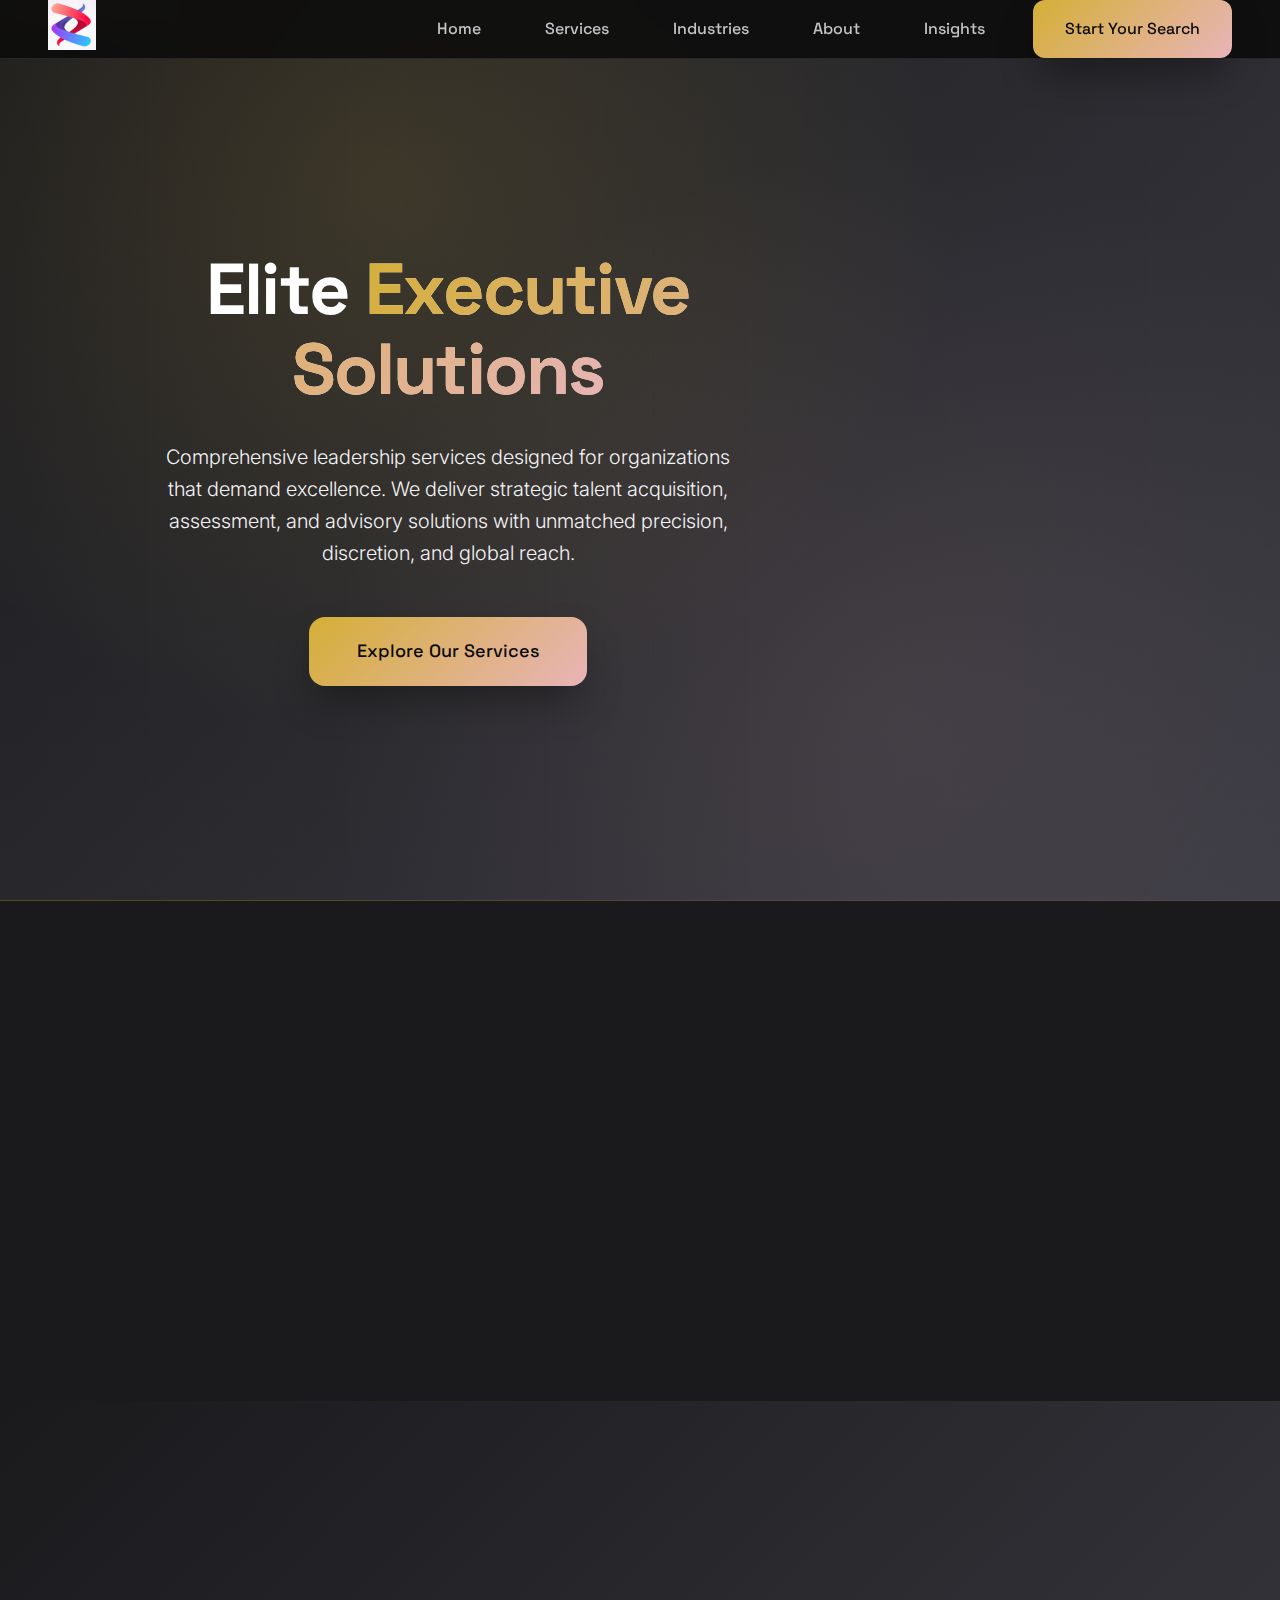
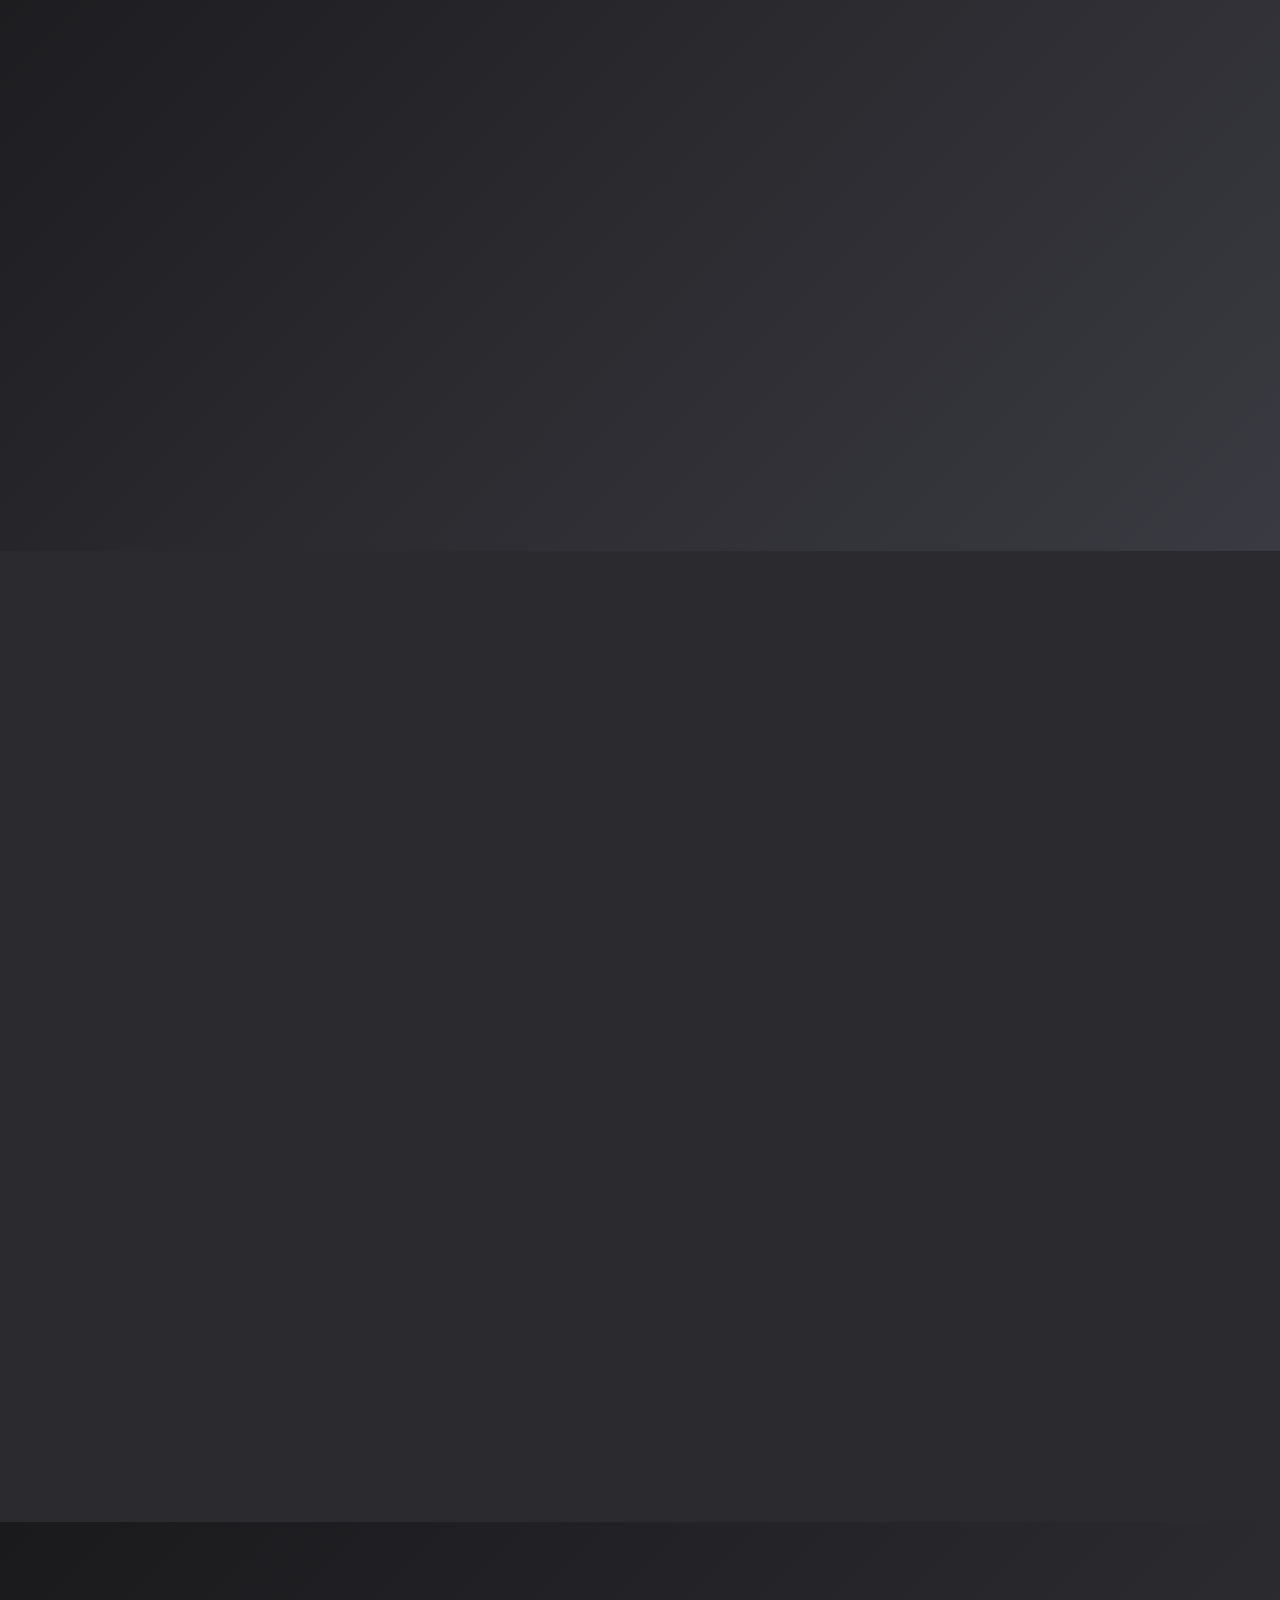
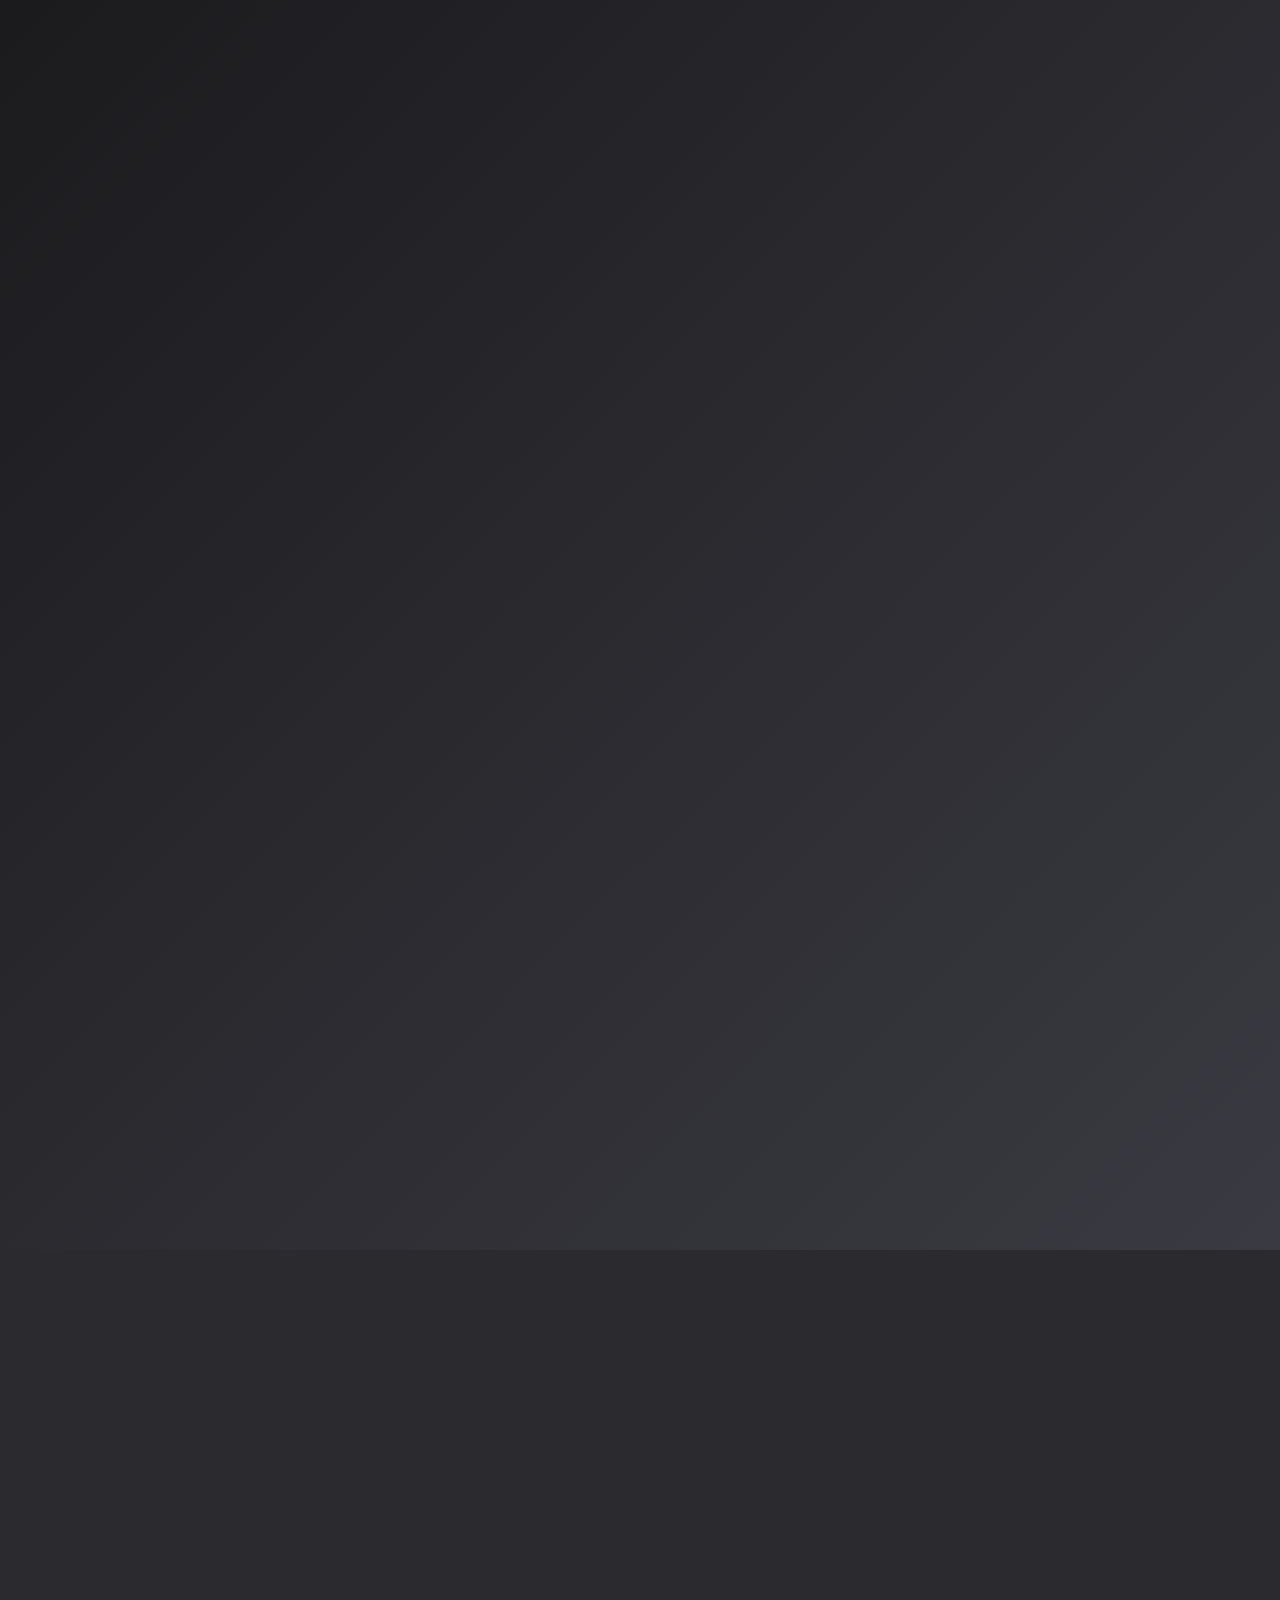
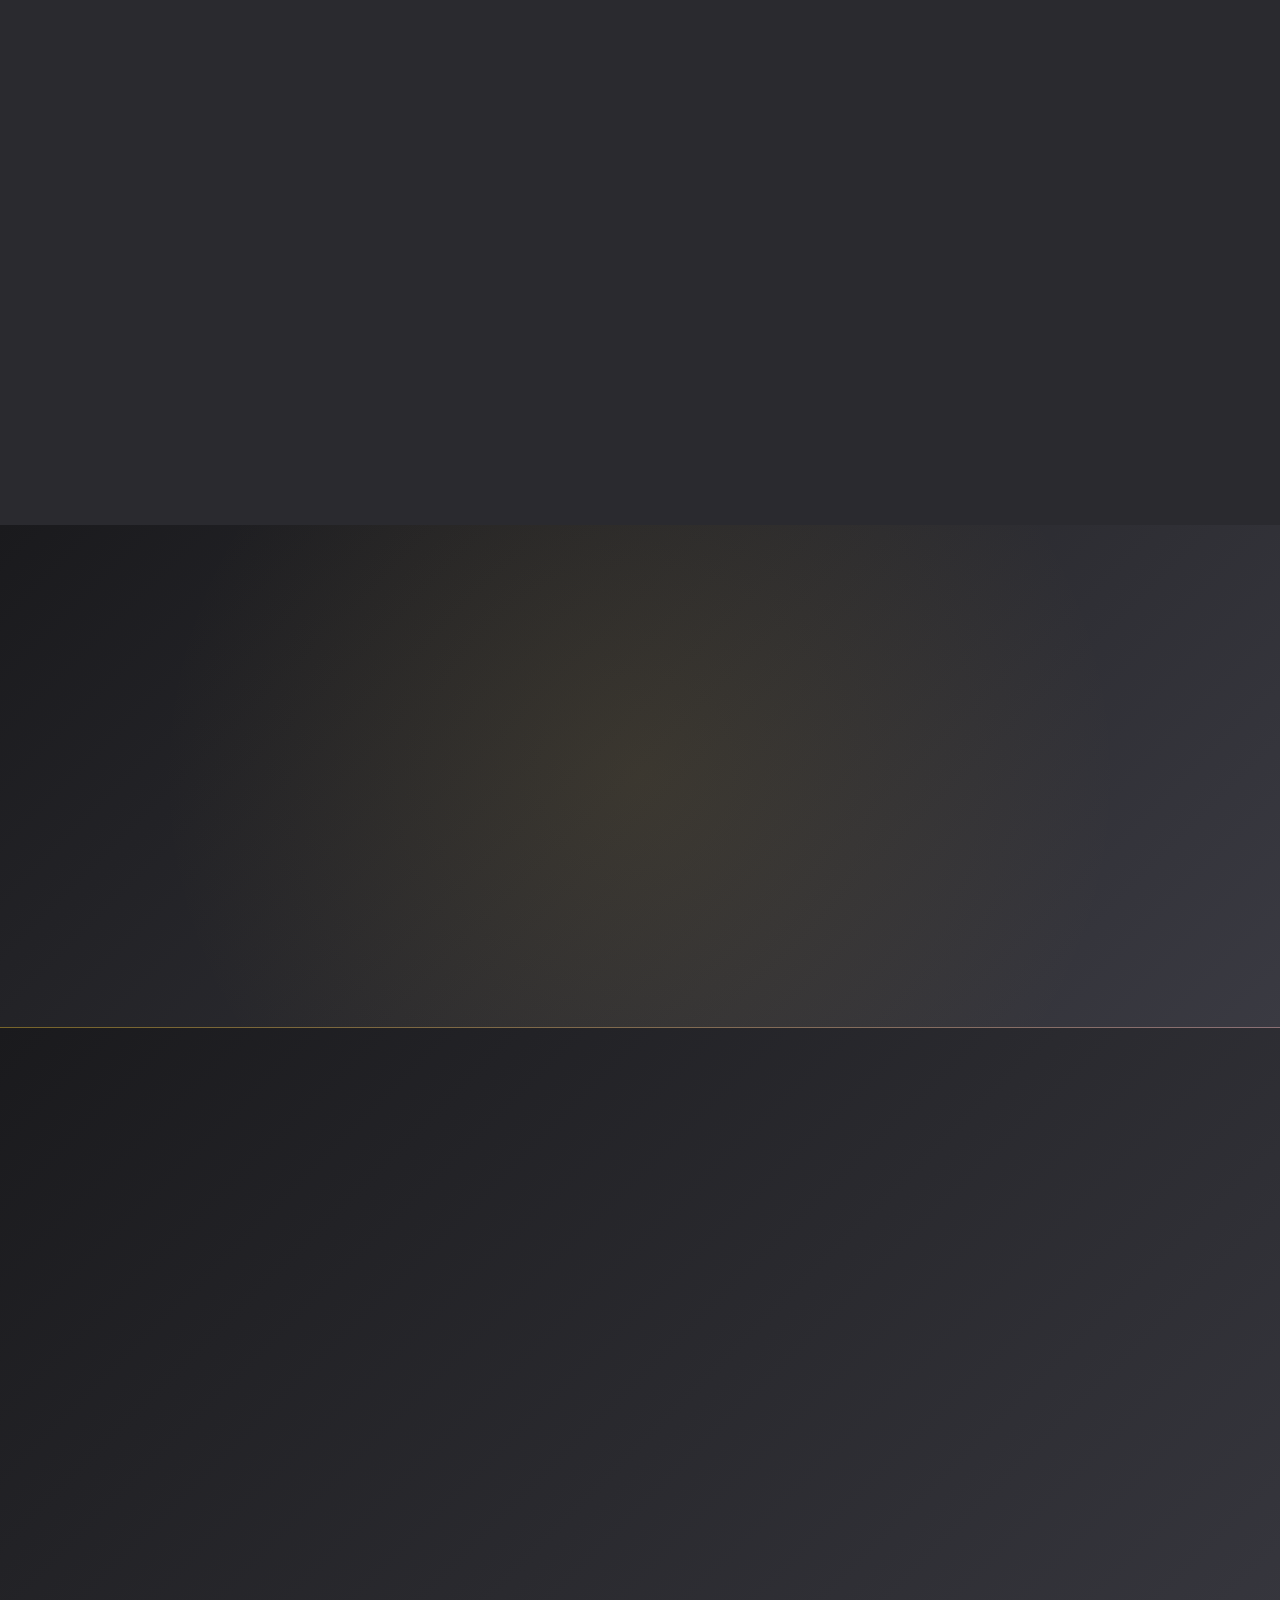
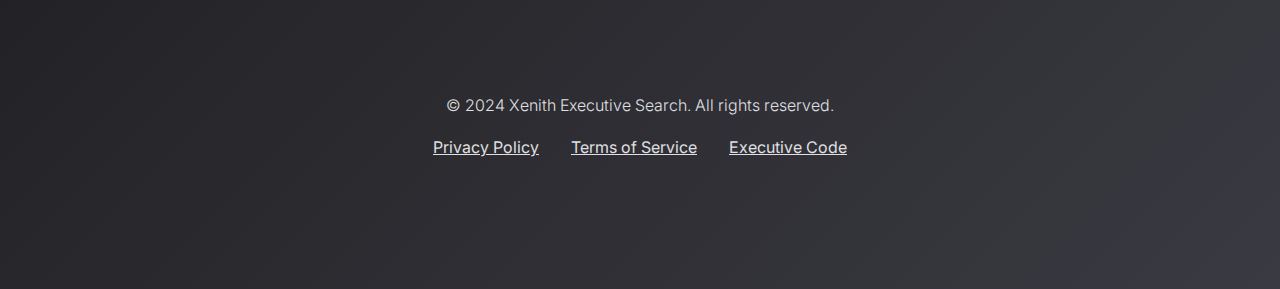
<file: services.html>
<!DOCTYPE html>
<html lang="en">
<head>
    <meta charset="UTF-8">
    <meta name="viewport" content="width=device-width, initial-scale=1.0">
    <meta name="theme-color" content="#0A0A0B">
    <meta name="robots" content="index, follow">
    <meta name="author" content="Xenith Executive Search">
    <meta name="language" content="English">
    <title>Elite Services - Xenith Executive Search</title>
    <meta name="description" content="Comprehensive executive search services including C-suite recruitment, leadership assessment, succession planning, and strategic talent solutions for global organizations.">

    <!-- SEO and Social Meta Tags -->
    <meta property="og:title" content="Elite Services - Xenith Executive Search">
    <meta property="og:description" content="Comprehensive executive search services including C-suite recruitment, leadership assessment, succession planning, and strategic talent solutions.">
    <meta property="og:type" content="website">
    <meta property="og:url" content="https://xenithwfm.com/services">
    <meta property="og:image" content="https://xenithwfm.com/logo.jpeg">
    <meta name="twitter:card" content="summary_large_image">
    <meta name="twitter:title" content="Elite Services - Xenith Executive Search">
    <meta name="twitter:description" content="Comprehensive executive search services for global organizations.">
    <meta name="twitter:image" content="https://xenithwfm.com/logo.jpeg">
    <link rel="canonical" href="https://xenithwfm.com/services">

    <!-- Favicon -->
    <link rel="icon" type="image/x-icon" href="logo.jpeg">
    <link rel="apple-touch-icon" href="logo.jpeg">

    <!-- Structured Data for Services -->
    <script type="application/ld+json">
    {
        "@context": "https://schema.org",
        "@type": "Service",
        "name": "Executive Search Services",
        "provider": {
            "@type": "Organization",
            "name": "Xenith Executive Search",
            "url": "https://xenithwfm.com"
        },
        "serviceType": [
            "Executive Search",
            "Leadership Assessment",
            "Market Intelligence",
            "Succession Planning",
            "Contract Staffing",
            "Payroll Services"
        ],
        "areaServed": "Worldwide",
        "description": "Premium executive search and leadership solutions for C-suite and senior executive placements worldwide."
    }
    </script>

    <!-- Preload Critical Fonts -->
    <link rel="preconnect" href="https://fonts.googleapis.com">
    <link rel="preconnect" href="https://fonts.gstatic.com" crossorigin>
    <link rel="preload" href="https://fonts.googleapis.com/css2?family=Space+Grotesk:wght@300;400;500;600;700&family=Inter:wght@300;400;500;600;700&display=swap" as="style" onload="this.onload=null;this.rel='stylesheet'">
    <noscript><link rel="stylesheet" href="https://fonts.googleapis.com/css2?family=Space+Grotesk:wght@300;400;500;600;700&family=Inter:wght@300;400;500;600;700&display=swap"></noscript>

    <!-- Design System -->
    <link rel="stylesheet" href="design-system.css">
    <link rel="stylesheet" href="styles.css">
</head>

<body>
    <!-- Skip to main content link for accessibility -->
    <a href="#main-content" class="skip-link">Skip to main content</a>

    <!-- Luxury Header -->
    <header class="luxury-header" role="banner">
        <div class="container">
            <div class="flex items-center justify-between py-4">
                <a href="/">
                    <img src="logo.jpeg" alt="Xenith Executive Search" class="header-logo">
                </a>

                <nav class="desktop-nav flex items-center gap-8" role="navigation" aria-label="Main navigation">
                    <a href="/" class="nav-link">Home</a>
                    <a href="/services.html" class="nav-link" aria-current="page">Services</a>
                    <a href="/#industries" class="nav-link">Industries</a>
                    <a href="/#about" class="nav-link">About</a>
                    <a href="/#insights" class="nav-link">Insights</a>
                    <a href="/#contact" class="btn btn-primary">Start Your Search</a>
                </nav>

                <button class="mobile-menu" aria-label="Open mobile menu" aria-expanded="false" aria-controls="mobile-nav">☰</button>

                <!-- Mobile Navigation -->
                <nav id="mobile-nav" class="mobile-nav" role="navigation" aria-label="Mobile navigation">
                    <a href="/">Home</a>
                    <a href="/services.html" aria-current="page">Services</a>
                    <a href="/#industries">Industries</a>
                    <a href="/#about">About</a>
                    <a href="/#insights">Insights</a>
                    <a href="/#contact" class="btn btn-primary">Start Your Search</a>
                </nav>
            </div>
        </div>
    </header>

    <!-- Services Hero -->
    <main id="main-content">
    <section class="hero-section" role="banner" aria-labelledby="services-hero-title">
        <div class="hero-grid"></div>
        <div class="container">
            <div class="hero-content text-center animate-fadeInUp">
                <h1 id="services-hero-title" class="hero-title">
                    Elite <span class="text-luxury">Executive Solutions</span>
                </h1>
                <p class="hero-subtitle max-w-4xl mx-auto">
                    Comprehensive leadership services designed for organizations that demand excellence. We deliver strategic talent acquisition, assessment, and advisory solutions with unmatched precision, discretion, and global reach.
                </p>
                <div class="hero-cta">
                    <a href="#executive-search" class="btn btn-primary btn-lg">Explore Our Services</a>
                </div>
            </div>
        </div>
    </section>

    <!-- Service Overview Stats -->
    <section class="stats-section">
        <div class="container">
            <div class="grid md:grid-cols-4 gap-8">
                <div class="stat-card animate-on-scroll">
                    <div class="stat-number">7</div>
                    <h3 class="text-white font-semibold mb-2">Core Services</h3>
                    <p class="text-platinum">Comprehensive leadership solutions</p>
                </div>
                <div class="stat-card animate-on-scroll">
                    <div class="stat-number">8</div>
                    <h3 class="text-white font-semibold mb-2">Global Offices</h3>
                    <p class="text-platinum">Worldwide executive search network</p>
                </div>
                <div class="stat-card animate-on-scroll">
                    <div class="stat-number">24/7</div>
                    <h3 class="text-white font-semibold mb-2">Client Support</h3>
                    <p class="text-platinum">Dedicated partner relationship</p>
                </div>
                <div class="stat-card animate-on-scroll">
                    <div class="stat-number">100%</div>
                    <h3 class="text-white font-semibold mb-2">Confidential</h3>
                    <p class="text-platinum">Discretion guaranteed</p>
                </div>
            </div>
        </div>
    </section>

    <!-- Executive Search Service -->
    <section id="executive-search" class="py-32 bg-luxury">
        <div class="container">
            <div class="grid lg:grid-cols-2 gap-16 items-center">
                <div class="animate-on-scroll">
                    <h2 class="mb-8">Executive Search</h2>
                    <p class="text-xl text-platinum mb-8 leading-relaxed">
                        Our flagship service delivering C-suite and senior leadership appointments that transform organizations. We leverage proprietary methodologies, global networks, and deep industry expertise to identify and secure exceptional leaders.
                    </p>

                    <div class="space-y-6">
                        <div class="flex items-start gap-4">
                            <div class="w-8 h-8 bg-gradient-accent rounded-lg flex items-center justify-center flex-shrink-0 mt-1">
                                <span class="text-rich-black font-bold text-sm">C</span>
                            </div>
                            <div>
                                <h4 class="text-white font-semibold mb-2">C-Suite Specialization</h4>
                                <p class="text-platinum">CEO, COO, CFO, CTO, CHRO, and board-level appointments across all industries and geographies.</p>
                            </div>
                        </div>

                        <div class="flex items-start gap-4">
                            <div class="w-8 h-8 bg-gradient-accent rounded-lg flex items-center justify-center flex-shrink-0 mt-1">
                                <span class="text-rich-black font-bold text-sm">S</span>
                            </div>
                            <div>
                                <h4 class="text-white font-semibold mb-2">Senior Leadership</h4>
                                <p class="text-platinum">Vice President and Director-level roles critical to organizational strategy and execution.</p>
                            </div>
                        </div>

                        <div class="flex items-start gap-4">
                            <div class="w-8 h-8 bg-gradient-accent rounded-lg flex items-center justify-center flex-shrink-0 mt-1">
                                <span class="text-rich-black font-bold text-sm">F</span>
                            </div>
                            <div>
                                <h4 class="text-white font-semibold mb-2">Functional Expertise</h4>
                                <p class="text-platinum">Specialized search across all business functions including operations, finance, technology, marketing, and human resources.</p>
                            </div>
                        </div>
                    </div>
                </div>

                <div class="glass-card p-8 animate-on-scroll">
                    <h4 class="text-white text-xl font-semibold mb-6">Our Executive Search Process</h4>
                    <div class="space-y-4">
                        <div class="flex items-center gap-3">
                            <div class="w-6 h-6 bg-gold rounded-full flex items-center justify-center text-rich-black font-bold text-xs">1</div>
                            <span class="text-platinum">Strategic Consultation & Role Definition</span>
                        </div>
                        <div class="flex items-center gap-3">
                            <div class="w-6 h-6 bg-gold rounded-full flex items-center justify-center text-rich-black font-bold text-xs">2</div>
                            <span class="text-platinum">Global Market Mapping & Research</span>
                        </div>
                        <div class="flex items-center gap-3">
                            <div class="w-6 h-6 bg-gold rounded-full flex items-center justify-center text-rich-black font-bold text-xs">3</div>
                            <span class="text-platinum">Candidate Identification & Approach</span>
                        </div>
                        <div class="flex items-center gap-3">
                            <div class="w-6 h-6 bg-gold rounded-full flex items-center justify-center text-rich-black font-bold text-xs">4</div>
                            <span class="text-platinum">Comprehensive Assessment & Evaluation</span>
                        </div>
                        <div class="flex items-center gap-3">
                            <div class="w-6 h-6 bg-gold rounded-full flex items-center justify-center text-rich-black font-bold text-xs">5</div>
                            <span class="text-platinum">Client Presentation & Interview Coordination</span>
                        </div>
                        <div class="flex items-center gap-3">
                            <div class="w-6 h-6 bg-gold rounded-full flex items-center justify-center text-rich-black font-bold text-xs">6</div>
                            <span class="text-platinum">Offer Negotiation & Onboarding Support</span>
                        </div>
                    </div>
                </div>
            </div>
        </div>
    </section>

    <!-- Leadership Assessment -->
    <section class="py-32" style="background: var(--slate);">
        <div class="container">
            <div class="grid lg:grid-cols-2 gap-16 items-center">
                <div class="glass-card p-8 animate-on-scroll">
                    <h4 class="text-white text-xl font-semibold mb-6">Assessment Methodology</h4>
                    <div class="space-y-6">
                        <div class="border-l-4 border-gold pl-4">
                            <h5 class="text-white font-semibold mb-2">Behavioral Assessment</h5>
                            <p class="text-platinum text-sm">Leadership style, decision-making patterns, and cultural alignment evaluation.</p>
                        </div>
                        <div class="border-l-4 border-gold pl-4">
                            <h5 class="text-white font-semibold mb-2">Competency Framework</h5>
                            <p class="text-platinum text-sm">Role-specific competencies and organizational requirements analysis.</p>
                        </div>
                        <div class="border-l-4 border-gold pl-4">
                            <h5 class="text-white font-semibold mb-2">360-Degree Review</h5>
                            <p class="text-platinum text-sm">Comprehensive stakeholder feedback and reference validation.</p>
                        </div>
                        <div class="border-l-4 border-gold pl-4">
                            <h5 class="text-white font-semibold mb-2">Strategic Thinking</h5>
                            <p class="text-platinum text-sm">Vision, innovation capability, and transformational leadership potential.</p>
                        </div>
                    </div>
                </div>

                <div class="animate-on-scroll">
                    <h2 class="mb-8">Leadership Assessment</h2>
                    <p class="text-xl text-platinum mb-8 leading-relaxed">
                        Advanced evaluation of leadership capabilities, cultural alignment, and strategic fit using proprietary frameworks developed through decades of executive placement experience.
                    </p>

                    <div class="space-y-6">
                        <div class="service-card p-6">
                            <h4 class="text-white font-semibold mb-3">Executive Profiling</h4>
                            <p class="text-platinum">Comprehensive assessment of leadership competencies, personality traits, and cultural fit indicators.</p>
                        </div>

                        <div class="service-card p-6">
                            <h4 class="text-white font-semibold mb-3">Succession Planning Assessment</h4>
                            <p class="text-platinum">Internal candidate evaluation and development recommendations for future leadership roles.</p>
                        </div>

                        <div class="service-card p-6">
                            <h4 class="text-white font-semibold mb-3">Board Readiness Evaluation</h4>
                            <p class="text-platinum">Specialized assessment for executives transitioning to board and governance positions.</p>
                        </div>
                    </div>
                </div>
            </div>
        </div>
    </section>

    <!-- Market Intelligence & Other Services -->
    <section class="py-32 bg-luxury">
        <div class="container">
            <div class="text-center mb-20 animate-on-scroll">
                <h2 class="mb-8">Strategic Advisory Services</h2>
                <p class="text-xl text-platinum max-w-4xl mx-auto font-light leading-relaxed">
                    Beyond executive search, we provide comprehensive intelligence and strategic support services that empower informed decision-making and organizational transformation.
                </p>
            </div>

            <div class="grid md:grid-cols-2 lg:grid-cols-3 gap-8">
                <!-- Market Intelligence -->
                <div class="service-card animate-on-scroll">
                    <div class="w-16 h-16 mb-6 bg-gradient-accent rounded-2xl flex items-center justify-center">
                        <span class="text-rich-black font-bold text-xl">📊</span>
                    </div>
                    <h3 class="text-white mb-4">Market Intelligence</h3>
                    <p class="text-platinum leading-relaxed mb-6">Strategic insights into talent landscapes, compensation benchmarks, and competitive positioning analysis.</p>
                    <ul class="text-platinum text-sm space-y-2">
                        <li>• Talent market mapping and analysis</li>
                        <li>• Compensation and benefits benchmarking</li>
                        <li>• Competitive intelligence reporting</li>
                        <li>• Industry trend analysis and forecasting</li>
                    </ul>
                </div>

                <!-- Succession Planning -->
                <div class="service-card animate-on-scroll">
                    <div class="w-16 h-16 mb-6 bg-gradient-accent rounded-2xl flex items-center justify-center">
                        <span class="text-rich-black font-bold text-xl">📈</span>
                    </div>
                    <h3 class="text-white mb-4">Succession Planning</h3>
                    <p class="text-platinum leading-relaxed mb-6">Future-focused leadership pipeline development and strategic succession architecture for sustained growth.</p>
                    <ul class="text-platinum text-sm space-y-2">
                        <li>• Leadership pipeline assessment</li>
                        <li>• Succession planning strategy development</li>
                        <li>• High-potential identification and development</li>
                        <li>• Emergency succession protocols</li>
                    </ul>
                </div>

                <!-- Contract Staffing -->
                <div class="service-card animate-on-scroll">
                    <div class="w-16 h-16 mb-6 bg-gradient-accent rounded-2xl flex items-center justify-center">
                        <span class="text-rich-black font-bold text-xl">🤝</span>
                    </div>
                    <h3 class="text-white mb-4">Contract Staffing</h3>
                    <p class="text-platinum leading-relaxed mb-6">Flexible talent solutions for project-based and temporary executive assignments across multiple industries.</p>
                    <ul class="text-platinum text-sm space-y-2">
                        <li>• Interim executive placements</li>
                        <li>• Project-based leadership solutions</li>
                        <li>• Seasonal and temporary executives</li>
                        <li>• Rapid deployment capabilities</li>
                    </ul>
                </div>

                <!-- Payroll Services -->
                <div class="service-card animate-on-scroll">
                    <div class="w-16 h-16 mb-6 bg-gradient-accent rounded-2xl flex items-center justify-center">
                        <span class="text-rich-black font-bold text-xl">💰</span>
                    </div>
                    <h3 class="text-white mb-4">Payroll Services</h3>
                    <p class="text-platinum leading-relaxed mb-6">End-to-end payroll management and compliance solutions for executive and professional staffing requirements.</p>
                    <ul class="text-platinum text-sm space-y-2">
                        <li>• Executive payroll processing</li>
                        <li>• Multi-country compliance management</li>
                        <li>• Benefits administration</li>
                        <li>• Tax optimization strategies</li>
                    </ul>
                </div>

                <!-- Scope of Work -->
                <div class="service-card animate-on-scroll">
                    <div class="w-16 h-16 mb-6 bg-gradient-accent rounded-2xl flex items-center justify-center">
                        <span class="text-rich-black font-bold text-xl">📋</span>
                    </div>
                    <h3 class="text-white mb-4">Scope of Work</h3>
                    <p class="text-platinum leading-relaxed mb-6">Customized project-based consulting and specialized workforce solutions tailored to specific organizational needs.</p>
                    <ul class="text-platinum text-sm space-y-2">
                        <li>• Custom project development</li>
                        <li>• Specialized consulting engagements</li>
                        <li>• Workforce strategy consulting</li>
                        <li>• Organizational design projects</li>
                    </ul>
                </div>

                <!-- Executive Coaching -->
                <div class="service-card animate-on-scroll">
                    <div class="w-16 h-16 mb-6 bg-gradient-accent rounded-2xl flex items-center justify-center">
                        <span class="text-rich-black font-bold text-xl">🎯</span>
                    </div>
                    <h3 class="text-white mb-4">Executive Coaching</h3>
                    <p class="text-platinum leading-relaxed mb-6">Personalized leadership development and performance optimization for newly placed and existing executives.</p>
                    <ul class="text-platinum text-sm space-y-2">
                        <li>• New executive onboarding support</li>
                        <li>• Leadership skill development</li>
                        <li>• Performance optimization coaching</li>
                        <li>• Strategic thinking enhancement</li>
                    </ul>
                </div>
            </div>
        </div>
    </section>

    <!-- Service Engagement Models -->
    <section class="py-32" style="background: var(--slate);">
        <div class="container">
            <div class="text-center mb-20 animate-on-scroll">
                <h2 class="mb-8">Engagement Models</h2>
                <p class="text-xl text-platinum max-w-4xl mx-auto font-light leading-relaxed">
                    Flexible partnership structures designed to meet diverse organizational needs and deliver maximum value across all engagement types.
                </p>
            </div>

            <div class="grid md:grid-cols-3 gap-8">
                <div class="glass-card text-center animate-on-scroll">
                    <div class="w-20 h-20 mx-auto mb-6 bg-gradient-accent rounded-3xl flex items-center justify-center">
                        <span class="text-rich-black font-bold text-2xl">🎯</span>
                    </div>
                    <h3 class="text-white mb-4">Retained Search</h3>
                    <p class="text-platinum leading-relaxed mb-6">Exclusive partnership for critical leadership appointments with dedicated team assignment and guaranteed delivery.</p>
                    <div class="text-gold font-semibold mb-2">Best for:</div>
                    <ul class="text-platinum text-sm text-left space-y-1">
                        <li>• C-suite appointments</li>
                        <li>• Mission-critical roles</li>
                        <li>• Complex searches</li>
                        <li>• Confidential searches</li>
                    </ul>
                </div>

                <div class="glass-card text-center animate-on-scroll">
                    <div class="w-20 h-20 mx-auto mb-6 bg-gradient-accent rounded-3xl flex items-center justify-center">
                        <span class="text-rich-black font-bold text-2xl">⚡</span>
                    </div>
                    <h3 class="text-white mb-4">Contingency Search</h3>
                    <p class="text-platinum leading-relaxed mb-6">Results-based engagement model for senior-level positions with payment upon successful placement completion.</p>
                    <div class="text-gold font-semibold mb-2">Best for:</div>
                    <ul class="text-platinum text-sm text-left space-y-1">
                        <li>• Senior management roles</li>
                        <li>• Multiple openings</li>
                        <li>• Market-available talent</li>
                        <li>• Budget-conscious searches</li>
                    </ul>
                </div>

                <div class="glass-card text-center animate-on-scroll">
                    <div class="w-20 h-20 mx-auto mb-6 bg-gradient-accent rounded-3xl flex items-center justify-center">
                        <span class="text-rich-black font-bold text-2xl">🤝</span>
                    </div>
                    <h3 class="text-white mb-4">Strategic Partnership</h3>
                    <p class="text-platinum leading-relaxed mb-6">Long-term collaborative relationship with preferred pricing and priority access to our global resources.</p>
                    <div class="text-gold font-semibold mb-2">Best for:</div>
                    <ul class="text-platinum text-sm text-left space-y-1">
                        <li>• Multiple annual searches</li>
                        <li>• Ongoing talent needs</li>
                        <li>• Strategic consulting</li>
                        <li>• Market intelligence</li>
                    </ul>
                </div>
            </div>
        </div>
    </section>

    <!-- Call to Action -->
    <section class="cta-section py-32">
        <div class="container text-center">
            <div class="animate-on-scroll">
                <h2 class="mb-8">Ready to Transform Your Leadership?</h2>
                <p class="text-xl text-platinum mb-12 max-w-3xl mx-auto font-light leading-relaxed">
                    Partner with Xenith to access the world's most exceptional executive talent. Our comprehensive services ensure you secure leaders who drive transformational outcomes.
                </p>
                <div class="flex justify-center gap-6">
                    <a href="/#contact" class="btn btn-primary btn-lg">Start Your Search</a>
                    <a href="tel:9709802812" class="btn btn-secondary btn-lg">Schedule Consultation</a>
                </div>
            </div>
        </div>
    </section>
    </main>

    <!-- Luxury Footer -->
    <footer class="luxury-footer py-32">
        <div class="container">
            <div class="grid md:grid-cols-2 gap-12 mb-20">
                <div class="footer-section animate-on-scroll">
                    <img src="logo.jpeg" alt="Xenith Executive Search" class="header-logo mb-8 opacity-90">
                    <p class="text-platinum mb-8 leading-relaxed font-light">
                        Connecting visionary leaders with breakthrough opportunities worldwide. We transform organizations through strategic executive placement and leadership advisory excellence.
                    </p>
                    <div class="flex gap-4">
                        <a href="mailto:info@xenithwfm.com" class="social-link">
                            <span>📧</span>
                        </a>
                        <a href="#" class="social-link">
                            <span>💼</span>
                        </a>
                        <a href="#" class="social-link">
                            <span>🌐</span>
                        </a>
                    </div>
                </div>

                <div class="footer-section animate-on-scroll">
                    <h4 class="text-white text-xl font-semibold mb-8">Global Offices</h4>
                    <div class="space-y-4">
                        <div class="contact-item">
                            <span class="text-2xl">🌍</span>
                            <div>
                                <div class="font-semibold text-white">Global Presence</div>
                                <div class="text-platinum">Singapore • Los Angeles • Gurgaon</div>
                                <div class="text-platinum">Mumbai • Bangalore • Ahmedabad</div>
                                <div class="text-platinum">Jaipur • Dubai</div>
                            </div>
                        </div>
                        <div class="contact-item">
                            <span class="text-2xl">📧</span>
                            <div>
                                <div class="font-semibold text-white">Service Inquiries</div>
                                <a href="mailto:info@xenithwfm.com" class="text-platinum hover:text-white transition-colors">info@xenithwfm.com</a>
                            </div>
                        </div>
                        <div class="contact-item">
                            <span class="text-2xl">📱</span>
                            <div>
                                <div class="font-semibold text-white">Global Hotline</div>
                                <a href="tel:9709802812" class="text-platinum hover:text-white transition-colors">(970) 980-2812</a>
                            </div>
                        </div>
                    </div>
                </div>
            </div>

            <div class="border-t border-white/10 pt-8">
                <div class="flex flex-col md:flex-row justify-between items-center gap-4">
                    <p class="text-platinum font-light">© 2024 Xenith Executive Search. All rights reserved.</p>
                    <div class="flex gap-8 text-sm">
                        <a href="#" class="text-platinum hover:text-white transition-colors">Privacy Policy</a>
                        <a href="#" class="text-platinum hover:text-white transition-colors">Terms of Service</a>
                        <a href="#" class="text-platinum hover:text-white transition-colors">Executive Code</a>
                    </div>
                </div>
            </div>
        </div>
    </footer>

    <script src="scripts.js"></script>
</body>
</html>
</file>
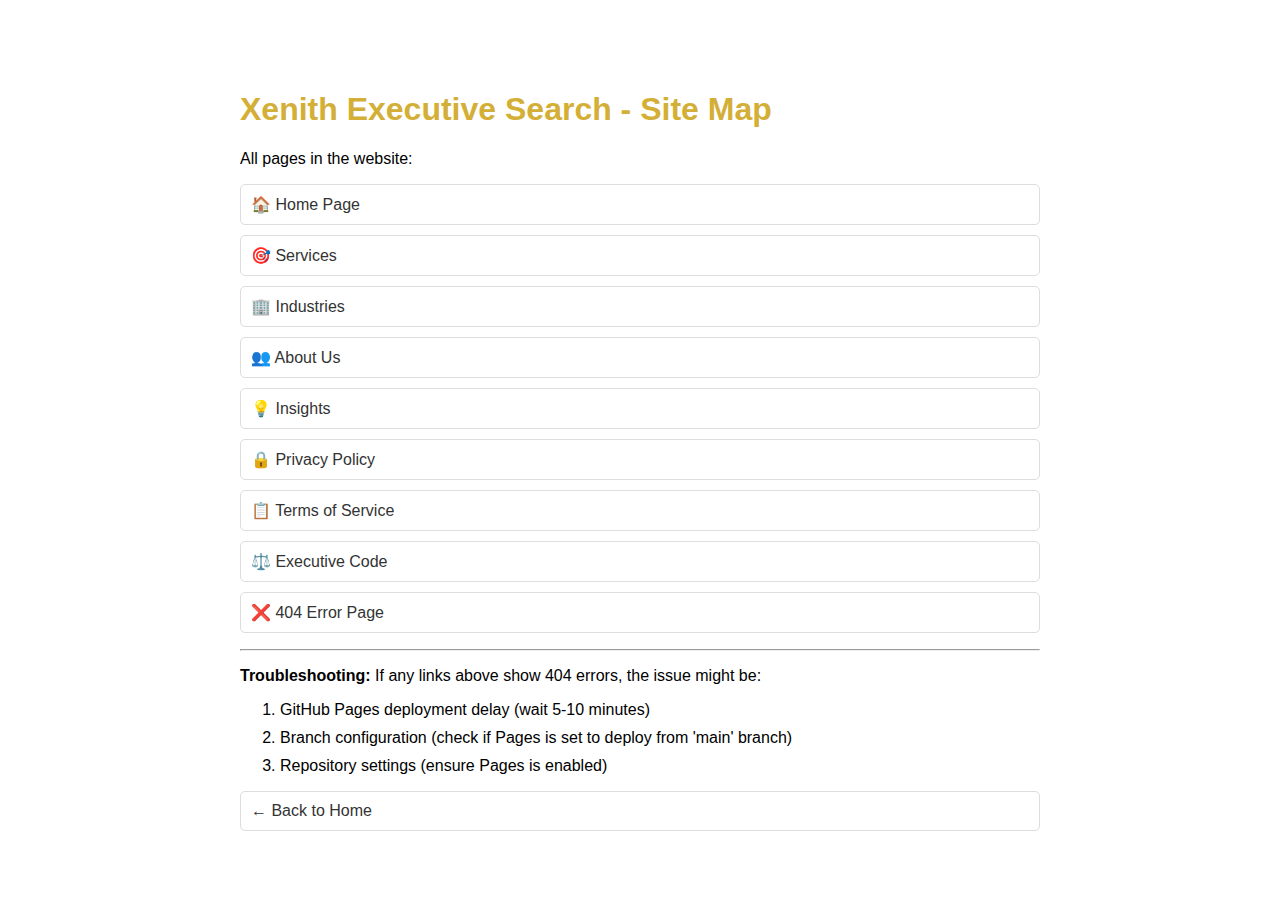
<file: sitemap.html>
<!DOCTYPE html>
<html lang="en">
<head>
    <meta charset="UTF-8">
    <meta name="viewport" content="width=device-width, initial-scale=1.0">
    <title>Sitemap - Xenith Executive Search</title>
    <style>
        body { font-family: Arial, sans-serif; max-width: 800px; margin: 50px auto; padding: 20px; }
        h1 { color: #D4AF37; }
        ul { list-style-type: none; padding: 0; }
        li { margin: 10px 0; }
        a { color: #333; text-decoration: none; padding: 10px; display: block; border: 1px solid #ddd; border-radius: 5px; }
        a:hover { background: #f5f5f5; color: #D4AF37; }
    </style>
</head>
<body>
    <h1>Xenith Executive Search - Site Map</h1>
    <p>All pages in the website:</p>

    <ul>
        <li><a href="index.html">🏠 Home Page</a></li>
        <li><a href="services.html">🎯 Services</a></li>
        <li><a href="industries.html">🏢 Industries</a></li>
        <li><a href="about.html">👥 About Us</a></li>
        <li><a href="insights.html">💡 Insights</a></li>
        <li><a href="privacy.html">🔒 Privacy Policy</a></li>
        <li><a href="terms.html">📋 Terms of Service</a></li>
        <li><a href="executive-code.html">⚖️ Executive Code</a></li>
        <li><a href="404.html">❌ 404 Error Page</a></li>
    </ul>

    <hr>
    <p><strong>Troubleshooting:</strong> If any links above show 404 errors, the issue might be:</p>
    <ol>
        <li>GitHub Pages deployment delay (wait 5-10 minutes)</li>
        <li>Branch configuration (check if Pages is set to deploy from 'main' branch)</li>
        <li>Repository settings (ensure Pages is enabled)</li>
    </ol>

    <p><a href="index.html">← Back to Home</a></p>
</body>
</html>
</file>
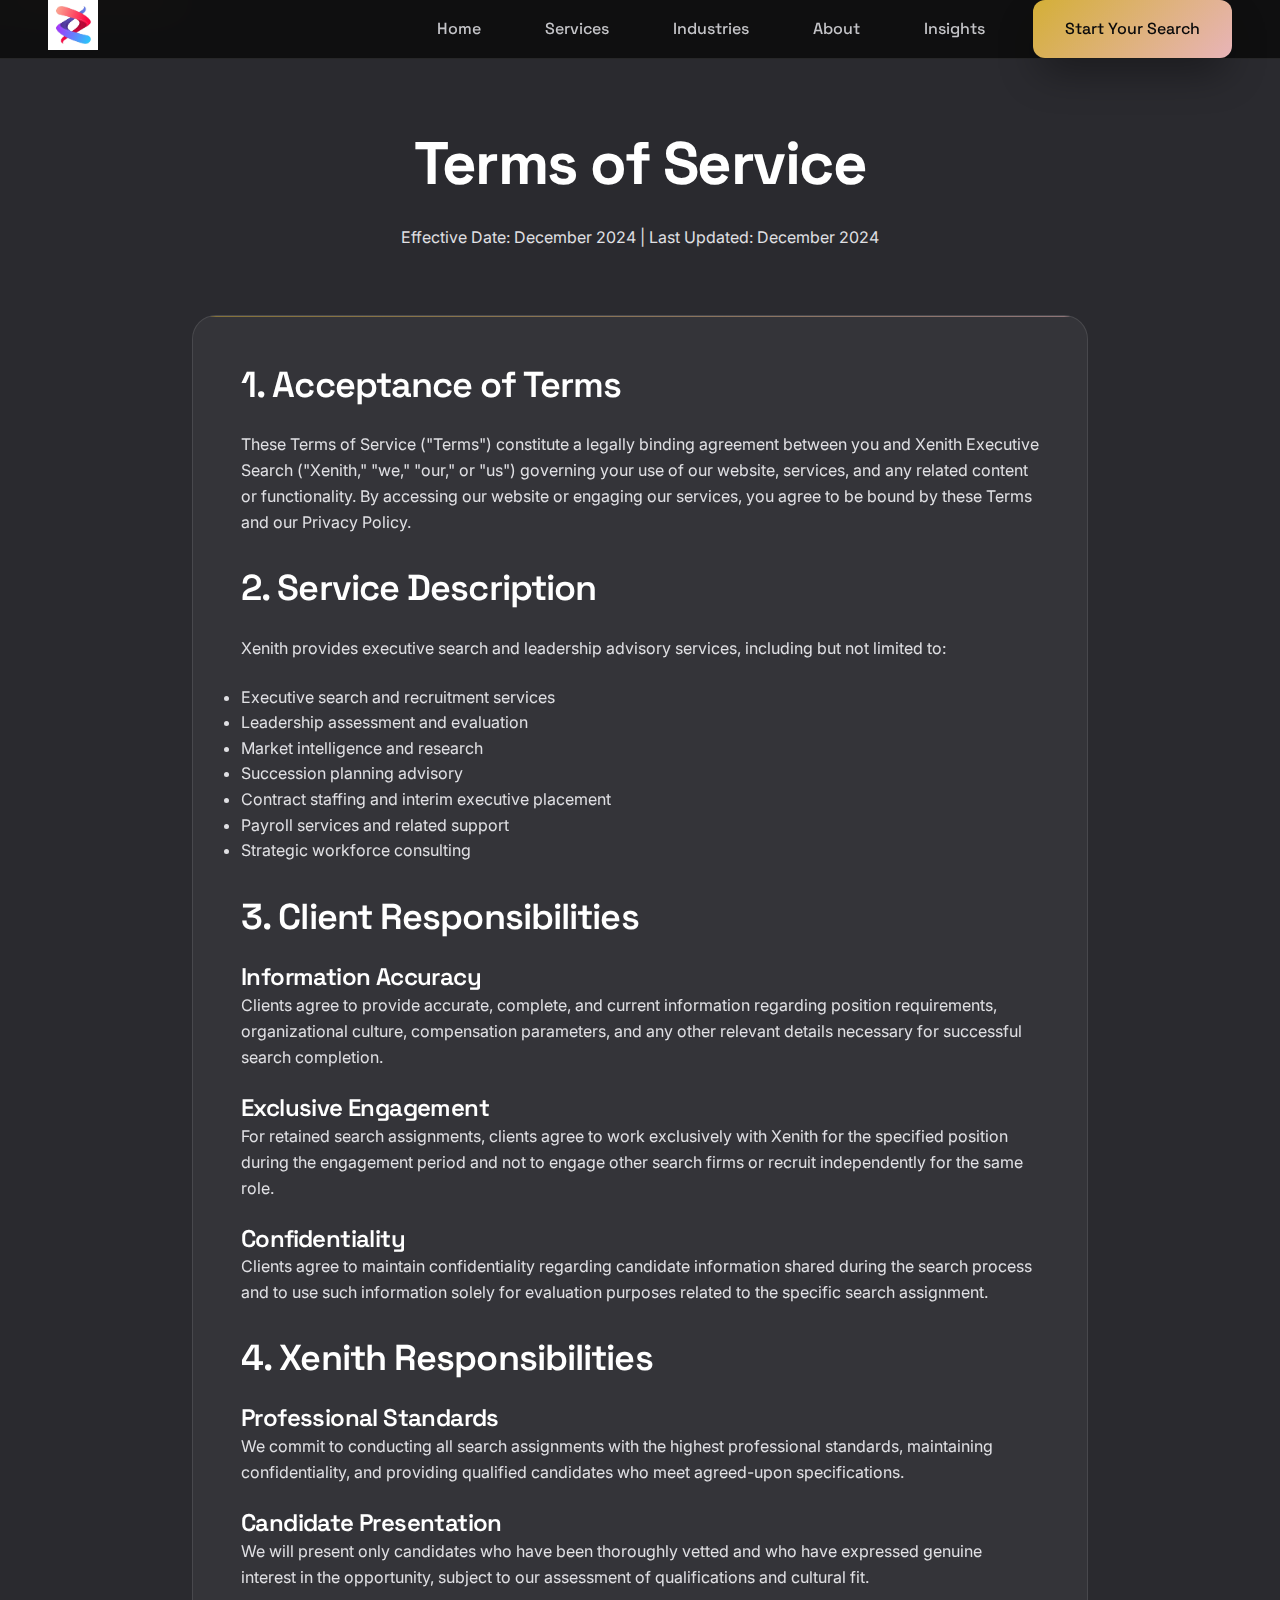
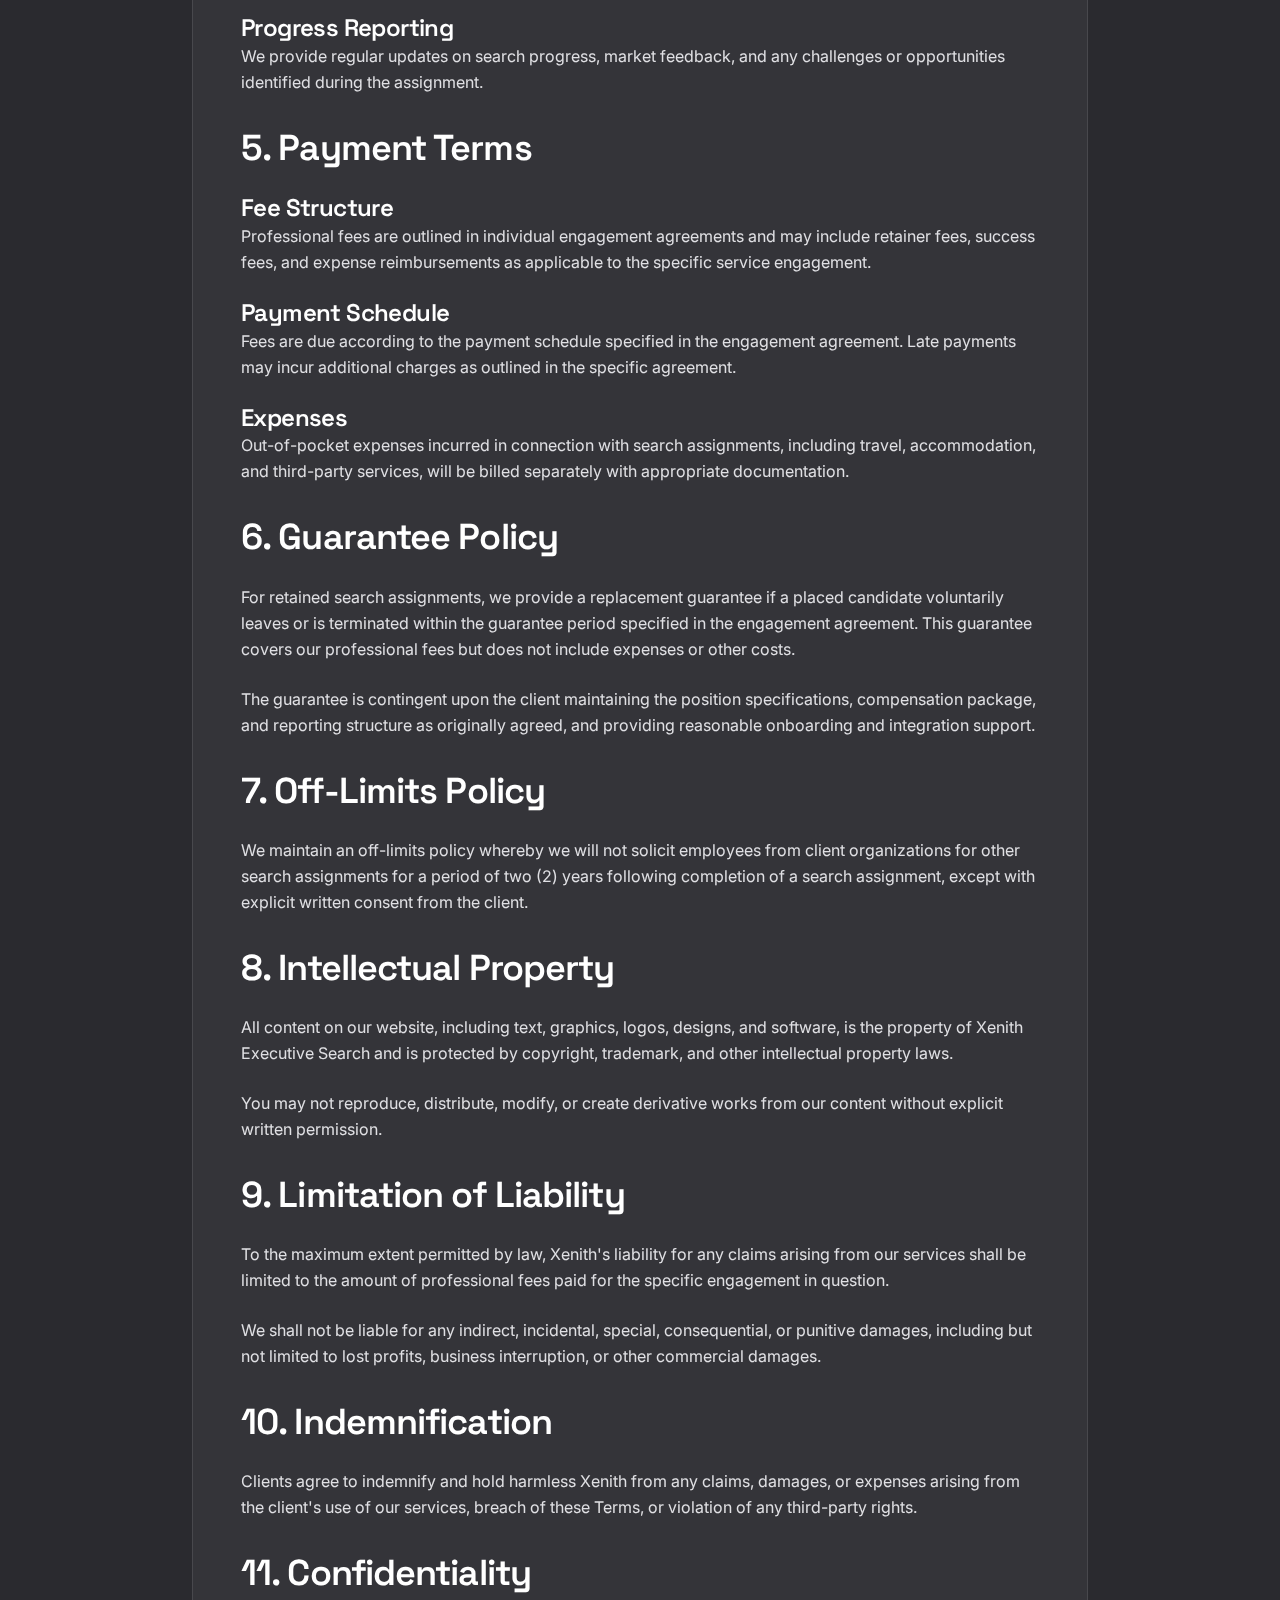
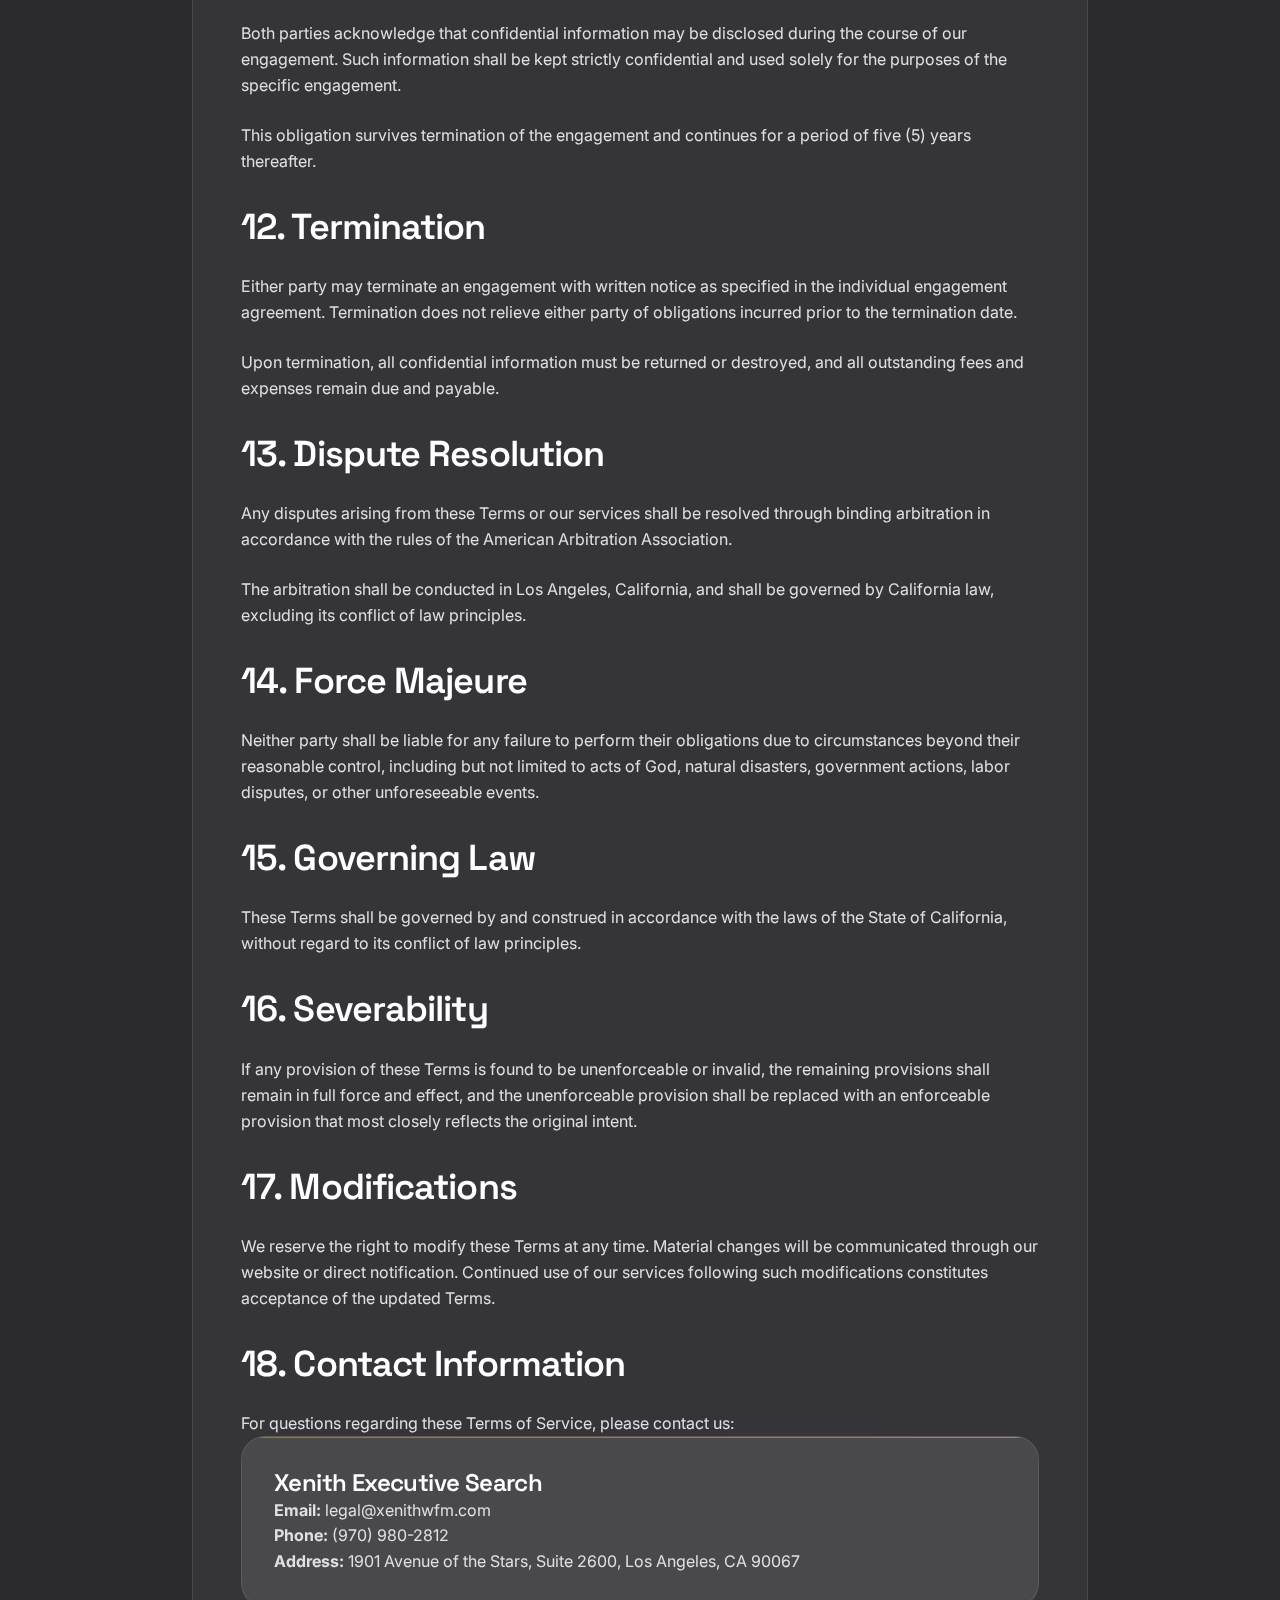
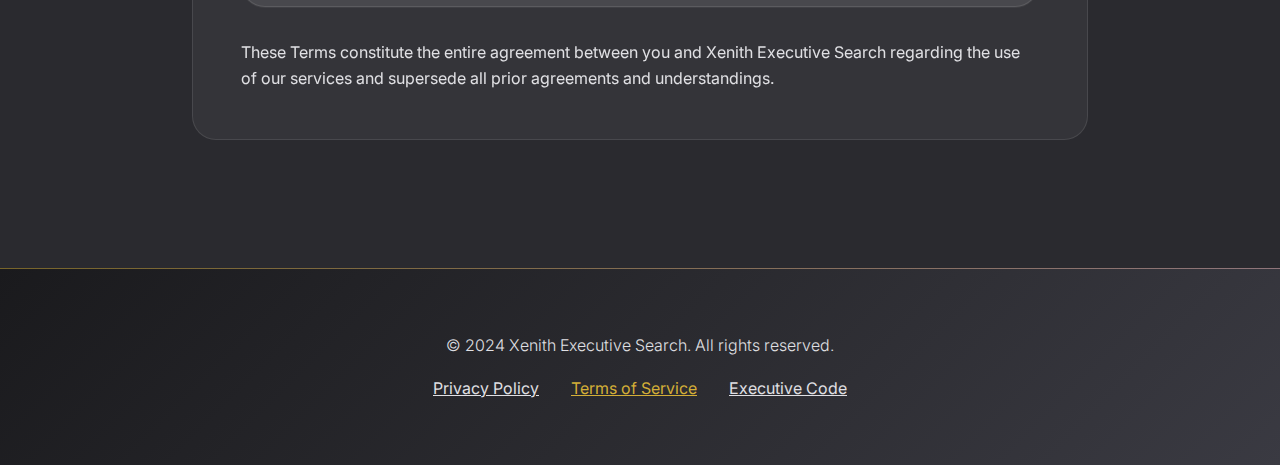
<file: terms.html>
<!DOCTYPE html>
<html lang="en">
<head>
    <meta charset="UTF-8">
    <meta name="viewport" content="width=device-width, initial-scale=1.0">
    <meta name="theme-color" content="#0A0A0B">
    <meta name="robots" content="index, follow">
    <meta name="author" content="Xenith Executive Search">
    <meta name="language" content="English">
    <title>Terms of Service - Xenith Executive Search</title>
    <meta name="description" content="Xenith Executive Search terms of service outlining the terms and conditions for using our executive search and leadership advisory services.">

    <!-- Favicon -->
    <link rel="icon" type="image/x-icon" href="logo.png">
    <link rel="apple-touch-icon" href="logo.png">

    <!-- Preload Critical Fonts -->
    <link rel="preconnect" href="https://fonts.googleapis.com">
    <link rel="preconnect" href="https://fonts.gstatic.com" crossorigin>
    <link rel="preload" href="https://fonts.googleapis.com/css2?family=Space+Grotesk:wght@300;400;500;600;700&family=Inter:wght@300;400;500;600;700&display=swap" as="style" onload="this.onload=null;this.rel='stylesheet'">
    <noscript><link rel="stylesheet" href="https://fonts.googleapis.com/css2?family=Space+Grotesk:wght@300;400;500;600;700&family=Inter:wght@300;400;500;600;700&display=swap"></noscript>

    <!-- Design System -->
    <link rel="stylesheet" href="design-system.css">
    <link rel="stylesheet" href="styles.css">
</head>

<body>
    <!-- Skip to main content link for accessibility -->
    <a href="#main-content" class="skip-link">Skip to main content</a>

    <!-- Luxury Header -->
    <header class="luxury-header" role="banner">
        <div class="container">
            <div class="flex items-center justify-between py-4">
                <a href="index.html">
                    <img src="logo.png" alt="Xenith Executive Search" class="header-logo">
                </a>

                <nav class="desktop-nav flex items-center gap-8" role="navigation" aria-label="Main navigation">
                    <a href="index.html" class="nav-link">Home</a>
                    <a href="services.html" class="nav-link">Services</a>
                    <a href="industries.html" class="nav-link">Industries</a>
                    <a href="about.html" class="nav-link">About</a>
                    <a href="insights.html" class="nav-link">Insights</a>
                    <a href="index.html#contact" class="btn btn-primary">Start Your Search</a>
                </nav>

                <button class="mobile-menu" aria-label="Open mobile menu" aria-expanded="false" aria-controls="mobile-nav">☰</button>

                <!-- Mobile Navigation -->
                <nav id="mobile-nav" class="mobile-nav" role="navigation" aria-label="Mobile navigation">
                    <a href="index.html">Home</a>
                    <a href="services.html">Services</a>
                    <a href="industries.html">Industries</a>
                    <a href="about.html">About</a>
                    <a href="insights.html">Insights</a>
                    <a href="index.html#contact" class="btn btn-primary">Start Your Search</a>
                </nav>
            </div>
        </div>
    </header>

    <!-- Terms of Service Content -->
    <main id="main-content">
    <section class="py-32" style="background: var(--slate); min-height: 100vh;">
        <div class="container">
            <div class="max-w-4xl mx-auto">
                <div class="text-center mb-16 animate-on-scroll">
                    <h1 class="text-4xl font-bold text-white mb-6">Terms of Service</h1>
                    <p class="text-xl text-platinum">
                        Effective Date: December 2024 | Last Updated: December 2024
                    </p>
                </div>

                <div class="glass-card p-12 animate-on-scroll">
                    <div class="prose prose-invert max-w-none">
                        <h2 class="text-2xl font-semibold text-white mb-6">1. Acceptance of Terms</h2>
                        <p class="text-platinum leading-relaxed mb-8">
                            These Terms of Service ("Terms") constitute a legally binding agreement between you and Xenith Executive Search ("Xenith," "we," "our," or "us") governing your use of our website, services, and any related content or functionality. By accessing our website or engaging our services, you agree to be bound by these Terms and our Privacy Policy.
                        </p>

                        <h2 class="text-2xl font-semibold text-white mb-6">2. Service Description</h2>
                        <p class="text-platinum leading-relaxed mb-6">
                            Xenith provides executive search and leadership advisory services, including but not limited to:
                        </p>
                        <ul class="text-platinum space-y-2 mb-8">
                            <li>Executive search and recruitment services</li>
                            <li>Leadership assessment and evaluation</li>
                            <li>Market intelligence and research</li>
                            <li>Succession planning advisory</li>
                            <li>Contract staffing and interim executive placement</li>
                            <li>Payroll services and related support</li>
                            <li>Strategic workforce consulting</li>
                        </ul>

                        <h2 class="text-2xl font-semibold text-white mb-6">3. Client Responsibilities</h2>
                        <h3 class="text-xl font-semibold text-white mb-4">Information Accuracy</h3>
                        <p class="text-platinum leading-relaxed mb-6">
                            Clients agree to provide accurate, complete, and current information regarding position requirements, organizational culture, compensation parameters, and any other relevant details necessary for successful search completion.
                        </p>

                        <h3 class="text-xl font-semibold text-white mb-4">Exclusive Engagement</h3>
                        <p class="text-platinum leading-relaxed mb-6">
                            For retained search assignments, clients agree to work exclusively with Xenith for the specified position during the engagement period and not to engage other search firms or recruit independently for the same role.
                        </p>

                        <h3 class="text-xl font-semibold text-white mb-4">Confidentiality</h3>
                        <p class="text-platinum leading-relaxed mb-8">
                            Clients agree to maintain confidentiality regarding candidate information shared during the search process and to use such information solely for evaluation purposes related to the specific search assignment.
                        </p>

                        <h2 class="text-2xl font-semibold text-white mb-6">4. Xenith Responsibilities</h2>
                        <h3 class="text-xl font-semibold text-white mb-4">Professional Standards</h3>
                        <p class="text-platinum leading-relaxed mb-6">
                            We commit to conducting all search assignments with the highest professional standards, maintaining confidentiality, and providing qualified candidates who meet agreed-upon specifications.
                        </p>

                        <h3 class="text-xl font-semibold text-white mb-4">Candidate Presentation</h3>
                        <p class="text-platinum leading-relaxed mb-6">
                            We will present only candidates who have been thoroughly vetted and who have expressed genuine interest in the opportunity, subject to our assessment of qualifications and cultural fit.
                        </p>

                        <h3 class="text-xl font-semibold text-white mb-4">Progress Reporting</h3>
                        <p class="text-platinum leading-relaxed mb-8">
                            We provide regular updates on search progress, market feedback, and any challenges or opportunities identified during the assignment.
                        </p>

                        <h2 class="text-2xl font-semibold text-white mb-6">5. Payment Terms</h2>
                        <h3 class="text-xl font-semibold text-white mb-4">Fee Structure</h3>
                        <p class="text-platinum leading-relaxed mb-6">
                            Professional fees are outlined in individual engagement agreements and may include retainer fees, success fees, and expense reimbursements as applicable to the specific service engagement.
                        </p>

                        <h3 class="text-xl font-semibold text-white mb-4">Payment Schedule</h3>
                        <p class="text-platinum leading-relaxed mb-6">
                            Fees are due according to the payment schedule specified in the engagement agreement. Late payments may incur additional charges as outlined in the specific agreement.
                        </p>

                        <h3 class="text-xl font-semibold text-white mb-4">Expenses</h3>
                        <p class="text-platinum leading-relaxed mb-8">
                            Out-of-pocket expenses incurred in connection with search assignments, including travel, accommodation, and third-party services, will be billed separately with appropriate documentation.
                        </p>

                        <h2 class="text-2xl font-semibold text-white mb-6">6. Guarantee Policy</h2>
                        <p class="text-platinum leading-relaxed mb-6">
                            For retained search assignments, we provide a replacement guarantee if a placed candidate voluntarily leaves or is terminated within the guarantee period specified in the engagement agreement. This guarantee covers our professional fees but does not include expenses or other costs.
                        </p>
                        <p class="text-platinum leading-relaxed mb-8">
                            The guarantee is contingent upon the client maintaining the position specifications, compensation package, and reporting structure as originally agreed, and providing reasonable onboarding and integration support.
                        </p>

                        <h2 class="text-2xl font-semibold text-white mb-6">7. Off-Limits Policy</h2>
                        <p class="text-platinum leading-relaxed mb-8">
                            We maintain an off-limits policy whereby we will not solicit employees from client organizations for other search assignments for a period of two (2) years following completion of a search assignment, except with explicit written consent from the client.
                        </p>

                        <h2 class="text-2xl font-semibold text-white mb-6">8. Intellectual Property</h2>
                        <p class="text-platinum leading-relaxed mb-6">
                            All content on our website, including text, graphics, logos, designs, and software, is the property of Xenith Executive Search and is protected by copyright, trademark, and other intellectual property laws.
                        </p>
                        <p class="text-platinum leading-relaxed mb-8">
                            You may not reproduce, distribute, modify, or create derivative works from our content without explicit written permission.
                        </p>

                        <h2 class="text-2xl font-semibold text-white mb-6">9. Limitation of Liability</h2>
                        <p class="text-platinum leading-relaxed mb-6">
                            To the maximum extent permitted by law, Xenith's liability for any claims arising from our services shall be limited to the amount of professional fees paid for the specific engagement in question.
                        </p>
                        <p class="text-platinum leading-relaxed mb-8">
                            We shall not be liable for any indirect, incidental, special, consequential, or punitive damages, including but not limited to lost profits, business interruption, or other commercial damages.
                        </p>

                        <h2 class="text-2xl font-semibold text-white mb-6">10. Indemnification</h2>
                        <p class="text-platinum leading-relaxed mb-8">
                            Clients agree to indemnify and hold harmless Xenith from any claims, damages, or expenses arising from the client's use of our services, breach of these Terms, or violation of any third-party rights.
                        </p>

                        <h2 class="text-2xl font-semibold text-white mb-6">11. Confidentiality</h2>
                        <p class="text-platinum leading-relaxed mb-6">
                            Both parties acknowledge that confidential information may be disclosed during the course of our engagement. Such information shall be kept strictly confidential and used solely for the purposes of the specific engagement.
                        </p>
                        <p class="text-platinum leading-relaxed mb-8">
                            This obligation survives termination of the engagement and continues for a period of five (5) years thereafter.
                        </p>

                        <h2 class="text-2xl font-semibold text-white mb-6">12. Termination</h2>
                        <p class="text-platinum leading-relaxed mb-6">
                            Either party may terminate an engagement with written notice as specified in the individual engagement agreement. Termination does not relieve either party of obligations incurred prior to the termination date.
                        </p>
                        <p class="text-platinum leading-relaxed mb-8">
                            Upon termination, all confidential information must be returned or destroyed, and all outstanding fees and expenses remain due and payable.
                        </p>

                        <h2 class="text-2xl font-semibold text-white mb-6">13. Dispute Resolution</h2>
                        <p class="text-platinum leading-relaxed mb-6">
                            Any disputes arising from these Terms or our services shall be resolved through binding arbitration in accordance with the rules of the American Arbitration Association.
                        </p>
                        <p class="text-platinum leading-relaxed mb-8">
                            The arbitration shall be conducted in Los Angeles, California, and shall be governed by California law, excluding its conflict of law principles.
                        </p>

                        <h2 class="text-2xl font-semibold text-white mb-6">14. Force Majeure</h2>
                        <p class="text-platinum leading-relaxed mb-8">
                            Neither party shall be liable for any failure to perform their obligations due to circumstances beyond their reasonable control, including but not limited to acts of God, natural disasters, government actions, labor disputes, or other unforeseeable events.
                        </p>

                        <h2 class="text-2xl font-semibold text-white mb-6">15. Governing Law</h2>
                        <p class="text-platinum leading-relaxed mb-8">
                            These Terms shall be governed by and construed in accordance with the laws of the State of California, without regard to its conflict of law principles.
                        </p>

                        <h2 class="text-2xl font-semibold text-white mb-6">16. Severability</h2>
                        <p class="text-platinum leading-relaxed mb-8">
                            If any provision of these Terms is found to be unenforceable or invalid, the remaining provisions shall remain in full force and effect, and the unenforceable provision shall be replaced with an enforceable provision that most closely reflects the original intent.
                        </p>

                        <h2 class="text-2xl font-semibold text-white mb-6">17. Modifications</h2>
                        <p class="text-platinum leading-relaxed mb-8">
                            We reserve the right to modify these Terms at any time. Material changes will be communicated through our website or direct notification. Continued use of our services following such modifications constitutes acceptance of the updated Terms.
                        </p>

                        <h2 class="text-2xl font-semibold text-white mb-6">18. Contact Information</h2>
                        <p class="text-platinum leading-relaxed mb-4">
                            For questions regarding these Terms of Service, please contact us:
                        </p>
                        <div class="glass-card p-6 mb-8">
                            <h3 class="text-white font-semibold mb-4">Xenith Executive Search</h3>
                            <div class="space-y-2 text-platinum">
                                <div><strong>Email:</strong> legal@xenithwfm.com</div>
                                <div><strong>Phone:</strong> (970) 980-2812</div>
                                <div><strong>Address:</strong> 1901 Avenue of the Stars, Suite 2600, Los Angeles, CA 90067</div>
                            </div>
                        </div>

                        <p class="text-platinum leading-relaxed">
                            These Terms constitute the entire agreement between you and Xenith Executive Search regarding the use of our services and supersede all prior agreements and understandings.
                        </p>
                    </div>
                </div>
            </div>
        </div>
    </section>
    </main>

    <!-- Luxury Footer -->
    <footer class="luxury-footer py-16">
        <div class="container text-center">
            <div class="border-t border-white/10 pt-8">
                <div class="flex flex-col md:flex-row justify-between items-center gap-4">
                    <p class="text-platinum font-light">© 2024 Xenith Executive Search. All rights reserved.</p>
                    <div class="flex gap-8 text-sm">
                        <a href="privacy.html" class="text-platinum hover:text-white transition-colors">Privacy Policy</a>
                        <a href="terms.html" class="text-gold hover:text-white transition-colors">Terms of Service</a>
                        <a href="executive-code.html" class="text-platinum hover:text-white transition-colors">Executive Code</a>
                    </div>
                </div>
            </div>
        </div>
    </footer>

    <script src="scripts.js"></script>
</body>
</html>
</file>
<file: design-system.css>
/* XENITH ELITE DESIGN SYSTEM - PREMIUM EXECUTIVE SEARCH */

@import url('https://fonts.googleapis.com/css2?family=Space+Grotesk:wght@300;400;500;600;700&family=Inter:wght@300;400;500;600;700&display=swap');

:root {
  /* LUXURY COLOR PALETTE */
  --rich-black: #0A0A0B;
  --charcoal: #1A1A1D;
  --slate: #2A2A2F;
  --steel: #3A3A42;
  --silver: #8B8B8F;
  --platinum: #C4C4C8;
  --pearl: #F5F5F7;
  --pure-white: #FFFFFF;

  /* PREMIUM ACCENT COLORS */
  --gold: #D4AF37;
  --rose-gold: #E8B4B8;
  --platinum-blue: #4A90E2;
  --emerald: #2ECC71;
  --amber: #F39C12;

  /* SOPHISTICATED GRADIENTS */
  --gradient-luxury: linear-gradient(135deg, #1A1A1D 0%, #2A2A2F 50%, #3A3A42 100%);
  --gradient-accent: linear-gradient(135deg, #D4AF37 0%, #E8B4B8 100%);
  --gradient-glass: linear-gradient(135deg, rgba(255,255,255,0.1) 0%, rgba(255,255,255,0.05) 100%);
  --gradient-overlay: linear-gradient(135deg, rgba(212,175,55,0.1) 0%, rgba(232,180,184,0.1) 100%);

  /* PREMIUM TYPOGRAPHY */
  --font-display: 'Space Grotesk', -apple-system, BlinkMacSystemFont, sans-serif;
  --font-body: 'Inter', -apple-system, BlinkMacSystemFont, sans-serif;

  /* EXECUTIVE FONT SCALE */
  --text-xs: 0.75rem;     /* 12px */
  --text-sm: 0.875rem;    /* 14px */
  --text-base: 1rem;      /* 16px */
  --text-lg: 1.125rem;    /* 18px */
  --text-xl: 1.25rem;     /* 20px */
  --text-2xl: 1.5rem;     /* 24px */
  --text-3xl: 1.875rem;   /* 30px */
  --text-4xl: 2.25rem;    /* 36px */
  --text-5xl: 3rem;       /* 48px */
  --text-6xl: 3.75rem;    /* 60px */
  --text-7xl: 4.5rem;     /* 72px */

  /* LUXURY SPACING SYSTEM */
  --space-1: 0.25rem;     /* 4px */
  --space-2: 0.5rem;      /* 8px */
  --space-3: 0.75rem;     /* 12px */
  --space-4: 1rem;        /* 16px */
  --space-5: 1.25rem;     /* 20px */
  --space-6: 1.5rem;      /* 24px */
  --space-8: 2rem;        /* 32px */
  --space-10: 2.5rem;     /* 40px */
  --space-12: 3rem;       /* 48px */
  --space-16: 4rem;       /* 64px */
  --space-20: 5rem;       /* 80px */
  --space-24: 6rem;       /* 96px */
  --space-32: 8rem;       /* 128px */
  --space-40: 10rem;      /* 160px */

  /* PREMIUM SHADOWS & EFFECTS */
  --shadow-luxury: 0 25px 50px -12px rgba(0, 0, 0, 0.5);
  --shadow-glass: 0 8px 32px 0 rgba(0, 0, 0, 0.3);
  --shadow-subtle: 0 2px 8px 0 rgba(0, 0, 0, 0.1);
  --shadow-elevated: 0 20px 40px -8px rgba(0, 0, 0, 0.4);
  --shadow-floating: 0 35px 60px -8px rgba(0, 0, 0, 0.6);

  /* SOPHISTICATED RADIUS */
  --radius-sm: 0.375rem;   /* 6px */
  --radius-md: 0.5rem;     /* 8px */
  --radius-lg: 0.75rem;    /* 12px */
  --radius-xl: 1rem;       /* 16px */
  --radius-2xl: 1.5rem;    /* 24px */
  --radius-3xl: 2rem;      /* 32px */
  --radius-full: 9999px;

  /* LAYOUT CONSTRAINTS */
  --container-sm: 640px;
  --container-md: 768px;
  --container-lg: 1024px;
  --container-xl: 1280px;
  --container-2xl: 1400px;

  /* GLASS MORPHISM EFFECTS */
  --glass-backdrop: blur(20px);
  --glass-border: 1px solid rgba(255, 255, 255, 0.1);
  --glass-bg: rgba(255, 255, 255, 0.05);
}

/* PREMIUM BASE RESET */
* {
  margin: 0;
  padding: 0;
  box-sizing: border-box;
}

html {
  scroll-behavior: smooth;
  font-size: 16px;
}

body {
  font-family: var(--font-body);
  font-size: var(--text-base);
  line-height: 1.6;
  color: var(--platinum);
  background: var(--rich-black);
  -webkit-font-smoothing: antialiased;
  -moz-osx-font-smoothing: grayscale;
  overflow-x: hidden;
}

/* LUXURY TYPOGRAPHY SYSTEM */
h1, h2, h3, h4, h5, h6 {
  font-family: var(--font-display);
  font-weight: 600;
  line-height: 1.2;
  color: var(--pure-white);
  letter-spacing: -0.025em;
}

h1 { font-size: var(--text-6xl); font-weight: 700; }
h2 { font-size: var(--text-4xl); font-weight: 600; }
h3 { font-size: var(--text-2xl); font-weight: 600; }
h4 { font-size: var(--text-xl); font-weight: 500; }
h5 { font-size: var(--text-lg); font-weight: 500; }
h6 { font-size: var(--text-base); font-weight: 500; }

p {
  line-height: 1.7;
  color: var(--platinum);
}

.text-luxury {
  background: var(--gradient-accent);
  -webkit-background-clip: text;
  -webkit-text-fill-color: transparent;
  background-clip: text;
}

/* PREMIUM CONTAINER SYSTEM */
.container {
  width: 100%;
  max-width: var(--container-xl);
  margin: 0 auto;
  padding: 0 var(--space-6);
}

@media (min-width: 640px) {
  .container { padding: 0 var(--space-8); }
}

@media (min-width: 1024px) {
  .container { padding: 0 var(--space-12); }
}

/* LUXURY BUTTON SYSTEM */
.btn {
  display: inline-flex;
  align-items: center;
  justify-content: center;
  padding: var(--space-4) var(--space-8);
  border-radius: var(--radius-lg);
  font-family: var(--font-display);
  font-weight: 500;
  font-size: var(--text-base);
  text-decoration: none;
  border: none;
  cursor: pointer;
  transition: all 0.3s cubic-bezier(0.4, 0, 0.2, 1);
  position: relative;
  overflow: hidden;
}

.btn-primary {
  background: var(--gradient-accent);
  color: var(--rich-black);
  box-shadow: var(--shadow-elevated);
}

.btn-primary:hover {
  transform: translateY(-2px);
  box-shadow: var(--shadow-floating);
}

.btn-secondary {
  background: var(--glass-bg);
  color: var(--pure-white);
  border: var(--glass-border);
  backdrop-filter: var(--glass-backdrop);
}

.btn-secondary:hover {
  background: rgba(255, 255, 255, 0.1);
  transform: translateY(-1px);
  box-shadow: var(--shadow-glass);
}

.btn-lg {
  padding: var(--space-5) var(--space-12);
  font-size: var(--text-lg);
  border-radius: var(--radius-xl);
}

/* GLASSMORPHISM CARD SYSTEM */
.glass-card {
  background: var(--glass-bg);
  border: var(--glass-border);
  border-radius: var(--radius-2xl);
  backdrop-filter: var(--glass-backdrop);
  padding: var(--space-8);
  transition: all 0.4s cubic-bezier(0.4, 0, 0.2, 1);
  position: relative;
  overflow: hidden;
}

.glass-card::before {
  content: '';
  position: absolute;
  top: 0;
  left: 0;
  right: 0;
  height: 1px;
  background: var(--gradient-accent);
  opacity: 0.5;
}

.glass-card:hover {
  transform: translateY(-8px);
  box-shadow: var(--shadow-floating);
  border-color: rgba(212, 175, 55, 0.3);
}

/* PREMIUM GRID SYSTEM */
.grid {
  display: grid;
  gap: var(--space-8);
}

.grid-cols-1 { grid-template-columns: repeat(1, 1fr); }
.grid-cols-2 { grid-template-columns: repeat(2, 1fr); }
.grid-cols-3 { grid-template-columns: repeat(3, 1fr); }
.grid-cols-4 { grid-template-columns: repeat(4, 1fr); }

@media (min-width: 768px) {
  .md\:grid-cols-2 { grid-template-columns: repeat(2, 1fr); }
  .md\:grid-cols-3 { grid-template-columns: repeat(3, 1fr); }
  .md\:grid-cols-4 { grid-template-columns: repeat(4, 1fr); }
}

@media (min-width: 1024px) {
  .lg\:grid-cols-2 { grid-template-columns: repeat(2, 1fr); }
  .lg\:grid-cols-3 { grid-template-columns: repeat(3, 1fr); }
  .lg\:grid-cols-4 { grid-template-columns: repeat(4, 1fr); }
}

/* FLEXBOX UTILITIES */
.flex { display: flex; }
.flex-col { flex-direction: column; }
.items-center { align-items: center; }
.items-start { align-items: flex-start; }
.items-end { align-items: flex-end; }
.justify-center { justify-content: center; }
.justify-between { justify-content: space-between; }
.justify-start { justify-content: flex-start; }
.justify-end { justify-content: flex-end; }

/* SPACING UTILITIES */
.gap-4 { gap: var(--space-4); }
.gap-6 { gap: var(--space-6); }
.gap-8 { gap: var(--space-8); }
.gap-12 { gap: var(--space-12); }
.gap-16 { gap: var(--space-16); }

.p-8 { padding: var(--space-8); }
.p-12 { padding: var(--space-12); }
.p-16 { padding: var(--space-16); }
.p-20 { padding: var(--space-20); }
.p-24 { padding: var(--space-24); }

.py-12 { padding-top: var(--space-12); padding-bottom: var(--space-12); }
.py-16 { padding-top: var(--space-16); padding-bottom: var(--space-16); }
.py-20 { padding-top: var(--space-20); padding-bottom: var(--space-20); }
.py-24 { padding-top: var(--space-24); padding-bottom: var(--space-24); }
.py-32 { padding-top: var(--space-32); padding-bottom: var(--space-32); }

.mb-6 { margin-bottom: var(--space-6); }
.mb-8 { margin-bottom: var(--space-8); }
.mb-12 { margin-bottom: var(--space-12); }
.mb-16 { margin-bottom: var(--space-16); }
.mb-20 { margin-bottom: var(--space-20); }

/* TEXT UTILITIES */
.text-center { text-align: center; }
.text-left { text-align: left; }
.text-right { text-align: right; }

.text-white { color: var(--pure-white); }
.text-platinum { color: var(--platinum); }
.text-silver { color: var(--silver); }
.text-gold { color: var(--gold); }

.font-light { font-weight: 300; }
.font-normal { font-weight: 400; }
.font-medium { font-weight: 500; }
.font-semibold { font-weight: 600; }
.font-bold { font-weight: 700; }

/* RESPONSIVE TEXT SIZING */
@media (min-width: 768px) {
  .md\:text-2xl { font-size: var(--text-2xl); }
  .md\:text-3xl { font-size: var(--text-3xl); }
  .md\:text-4xl { font-size: var(--text-4xl); }
  .md\:text-5xl { font-size: var(--text-5xl); }
  .md\:text-6xl { font-size: var(--text-6xl); }
  .md\:text-7xl { font-size: var(--text-7xl); }
}

@media (min-width: 1024px) {
  .lg\:text-3xl { font-size: var(--text-3xl); }
  .lg\:text-4xl { font-size: var(--text-4xl); }
  .lg\:text-5xl { font-size: var(--text-5xl); }
  .lg\:text-6xl { font-size: var(--text-6xl); }
  .lg\:text-7xl { font-size: var(--text-7xl); }
}

/* ANIMATION UTILITIES */
@keyframes fadeInUp {
  from {
    opacity: 0;
    transform: translateY(30px);
  }
  to {
    opacity: 1;
    transform: translateY(0);
  }
}

@keyframes fadeIn {
  from { opacity: 0; }
  to { opacity: 1; }
}

@keyframes glow {
  0%, 100% { opacity: 0.5; }
  50% { opacity: 1; }
}

.animate-fadeInUp {
  animation: fadeInUp 0.8s ease-out;
}

.animate-fadeIn {
  animation: fadeIn 0.6s ease-out;
}

/* LUXURY BACKGROUNDS */
.bg-luxury {
  background: var(--gradient-luxury);
}

.bg-glass {
  background: var(--glass-bg);
  border: var(--glass-border);
  backdrop-filter: var(--glass-backdrop);
}

/* SOPHISTICATED BORDERS */
.border-luxury {
  border: 1px solid rgba(212, 175, 55, 0.2);
}

.border-glass {
  border: var(--glass-border);
}

/* MOBILE RESPONSIVE */
@media (max-width: 768px) {
  html { font-size: 14px; }

  .container {
    padding: 0 var(--space-4);
  }

  h1 { font-size: var(--text-4xl); }
  h2 { font-size: var(--text-3xl); }

  .py-32 { padding-top: var(--space-20); padding-bottom: var(--space-20); }
  .py-24 { padding-top: var(--space-16); padding-bottom: var(--space-16); }
}

/* Improved contrast for better accessibility */
.text-platinum {
    color: #E0E0E4; /* Improved contrast ratio */
}

.text-silver {
    color: #A8A8AC; /* Improved contrast ratio */
}

.text-pearl {
    color: #F5F5F7;
}

/* Additional utility classes */
.max-w-3xl { max-width: 48rem; }
.max-w-4xl { max-width: 56rem; }
.mx-auto { margin-left: auto; margin-right: auto; }
.leading-relaxed { line-height: 1.625; }
.space-y-1 > * + * { margin-top: 0.25rem; }

/* Accessibility improvements */
@media (prefers-reduced-motion: reduce) {
    *, *::before, *::after {
        animation-duration: 0.01ms !important;
        animation-iteration-count: 1 !important;
        transition-duration: 0.01ms !important;
    }

    .hero-logo {
        animation: none;
    }
}
</file>
<file: styles.css>
/* XENITH CUSTOM LUXURY COMPONENTS */

/* Executive Header */
.luxury-header {
    position: fixed;
    top: 0;
    left: 0;
    right: 0;
    z-index: 1000;
    background: rgba(10, 10, 11, 0.85);
    backdrop-filter: blur(20px);
    border-bottom: 1px solid rgba(255, 255, 255, 0.1);
    transition: all 0.3s ease;
}

.luxury-header.scrolled {
    background: rgba(10, 10, 11, 0.95);
    box-shadow: var(--shadow-glass);
}

.header-logo {
    height: 50px;
    width: auto;
    transition: all 0.3s ease;
}

.nav-link {
    color: var(--platinum);
    text-decoration: none;
    font-weight: 500;
    font-family: var(--font-display);
    padding: var(--space-3) var(--space-4);
    border-radius: var(--radius-md);
    transition: all 0.3s ease;
    position: relative;
}

.nav-link::before {
    content: '';
    position: absolute;
    bottom: 0;
    left: 50%;
    width: 0;
    height: 2px;
    background: var(--gradient-accent);
    transition: all 0.3s ease;
    transform: translateX(-50%);
}

.nav-link:hover,
.nav-link:focus {
    color: var(--pure-white);
    background: rgba(255, 255, 255, 0.05);
    outline: 2px solid var(--gold);
    outline-offset: 2px;
}

.nav-link:hover::before {
    width: 80%;
}

/* Hero Masterpiece */
.hero-section {
    min-height: 100vh;
    background: var(--gradient-luxury);
    position: relative;
    display: flex;
    align-items: center;
    overflow: hidden;
    padding-top: 100px;
}

.hero-section::before {
    content: '';
    position: absolute;
    inset: 0;
    background: radial-gradient(circle at 30% 20%, rgba(212, 175, 55, 0.15) 0%, transparent 50%),
                radial-gradient(circle at 70% 80%, rgba(232, 180, 184, 0.1) 0%, transparent 50%);
}

.hero-grid {
    position: absolute;
    inset: 0;
    background-image:
        linear-gradient(rgba(255,255,255,0.02) 1px, transparent 1px),
        linear-gradient(90deg, rgba(255,255,255,0.02) 1px, transparent 1px);
    background-size: 50px 50px;
    opacity: 0.3;
}

.hero-content {
    position: relative;
    z-index: 10;
    max-width: 800px;
}

.hero-title {
    font-size: clamp(2.5rem, 6vw, 4.5rem);
    font-weight: 700;
    line-height: 1.1;
    margin-bottom: var(--space-8);
    background: linear-gradient(135deg, var(--pure-white) 40%, var(--gold) 100%);
    -webkit-background-clip: text;
    -webkit-text-fill-color: transparent;
    background-clip: text;
}

.hero-subtitle {
    font-size: var(--text-xl);
    line-height: 1.6;
    margin-bottom: var(--space-12);
    color: var(--pearl);
    font-weight: 300;
    max-width: 600px;
}

.hero-logo {
    width: clamp(250px, 30vw, 350px);
    height: auto;
    object-fit: contain;
    filter: drop-shadow(0 25px 50px rgba(0,0,0,0.3));
    animation: float 6s ease-in-out infinite;
}

@keyframes float {
    0%, 100% { transform: translateY(0px) rotate(0deg); }
    33% { transform: translateY(-10px) rotate(0.5deg); }
    66% { transform: translateY(-5px) rotate(-0.25deg); }
}

/* Hero CTA Spacing */
.hero-cta {
    margin-bottom: var(--space-16);
}

/* Hero Stats Animation */
.hero-stats {
    display: flex;
    flex-direction: column;
    gap: var(--space-8);
    align-items: center;
    justify-content: center;
    height: 100%;
}

.stat-item {
    text-align: center;
    opacity: 0;
    transform: translateY(20px);
    animation: fadeInUp 0.8s ease-out forwards;
}

.stat-item:nth-child(1) { animation-delay: 0.2s; }
.stat-item:nth-child(2) { animation-delay: 0.4s; }
.stat-item:nth-child(3) { animation-delay: 0.6s; }

.stat-number {
    font-size: clamp(2rem, 8vw, 3rem);
    font-weight: 700;
    color: var(--gold);
    font-family: var(--font-display);
    margin-bottom: var(--space-2);
    transition: all 0.3s ease;
}

.stat-label {
    font-size: var(--text-sm);
    color: var(--platinum);
    font-weight: 500;
    text-transform: uppercase;
    letter-spacing: 0.05em;
}

@keyframes fadeInUp {
    to {
        opacity: 1;
        transform: translateY(0);
    }
}



/* Premium Stats Section */
.stats-section {
    padding: var(--space-32) 0;
    background: var(--charcoal);
    position: relative;
}

.stats-section::before {
    content: '';
    position: absolute;
    top: 0;
    left: 0;
    right: 0;
    height: 1px;
    background: var(--gradient-accent);
    opacity: 0.3;
}

.stat-card {
    background: var(--glass-bg);
    border: var(--glass-border);
    border-radius: var(--radius-2xl);
    backdrop-filter: var(--glass-backdrop);
    padding: var(--space-12);
    text-align: center;
    transition: all 0.3s cubic-bezier(0.4, 0, 0.2, 1);
    position: relative;
    overflow: hidden;
}

.stat-card::before {
    content: '';
    position: absolute;
    top: 0;
    left: 0;
    right: 0;
    height: 2px;
    background: var(--gradient-accent);
    opacity: 0.6;
}

.stat-card:hover,
.stat-card:focus-within {
    transform: translateY(-8px);
    box-shadow: var(--shadow-floating);
    border-color: rgba(212, 175, 55, 0.4);
}

.stat-number {
    font-size: var(--text-5xl);
    font-weight: 700;
    font-family: var(--font-display);
    background: var(--gradient-accent);
    -webkit-background-clip: text;
    -webkit-text-fill-color: transparent;
    background-clip: text;
    margin-bottom: var(--space-4);
    line-height: 1;
}

/* Sophisticated Service Cards */
.service-card {
    background: var(--glass-bg);
    border: var(--glass-border);
    border-radius: var(--radius-2xl);
    backdrop-filter: var(--glass-backdrop);
    padding: var(--space-10);
    transition: all 0.3s cubic-bezier(0.4, 0, 0.2, 1);
    position: relative;
    overflow: hidden;
    text-align: center;
}

.service-card::before {
    content: '';
    position: absolute;
    inset: 0;
    background: var(--gradient-overlay);
    opacity: 0;
    transition: all 0.3s ease;
}

.service-card:hover,
.service-card:focus-within {
    transform: translateY(-8px);
    box-shadow: var(--shadow-floating);
    border-color: rgba(212, 175, 55, 0.3);
}

.service-card:hover::before {
    opacity: 1;
}

/* Executive Testimonials */
.testimonial-card {
    background: var(--glass-bg);
    border: var(--glass-border);
    border-radius: var(--radius-2xl);
    backdrop-filter: var(--glass-backdrop);
    padding: var(--space-10);
    transition: all 0.3s cubic-bezier(0.4, 0, 0.2, 1);
    position: relative;
    overflow: hidden;
}

.testimonial-card::before {
    content: '';
    position: absolute;
    top: -2px;
    left: -2px;
    right: -2px;
    bottom: -2px;
    background: var(--gradient-accent);
    border-radius: var(--radius-2xl);
    opacity: 0;
    transition: all 0.3s ease;
    z-index: -1;
}

.testimonial-card:hover::before,
.testimonial-card:focus-within::before {
    opacity: 0.2;
}

.testimonial-quote {
    font-size: var(--text-lg);
    line-height: 1.7;
    font-style: italic;
    color: var(--pearl);
    margin-bottom: var(--space-8);
    position: relative;
}

.testimonial-quote::before {
    content: '"';
    font-size: var(--text-5xl);
    color: var(--gold);
    position: absolute;
    top: -10px;
    left: -20px;
    font-family: serif;
}

/* Premium Footer */
.luxury-footer {
    background: var(--gradient-luxury);
    position: relative;
    overflow: hidden;
}

.luxury-footer::before {
    content: '';
    position: absolute;
    top: 0;
    left: 0;
    right: 0;
    height: 1px;
    background: var(--gradient-accent);
    opacity: 0.5;
}

.footer-section {
    background: var(--glass-bg);
    border: var(--glass-border);
    border-radius: var(--radius-2xl);
    backdrop-filter: var(--glass-backdrop);
    padding: var(--space-8);
    height: 100%;
    transition: all 0.3s ease;
}

.footer-section:hover,
.footer-section:focus-within {
    background: rgba(255, 255, 255, 0.08);
    border-color: rgba(212, 175, 55, 0.3);
}

.contact-item {
    display: flex;
    align-items: center;
    gap: var(--space-4);
    padding: var(--space-4) 0;
    border-bottom: 1px solid rgba(255, 255, 255, 0.1);
    transition: all 0.3s ease;
}

.contact-item:hover,
.contact-item:focus-within {
    border-bottom-color: rgba(212, 175, 55, 0.4);
    padding-left: var(--space-2);
}

.contact-item:last-child {
    border-bottom: none;
}

.social-link {
    width: 48px;
    height: 48px;
    background: var(--glass-bg);
    border: var(--glass-border);
    border-radius: var(--radius-xl);
    display: flex;
    align-items: center;
    justify-content: center;
    color: var(--platinum);
    text-decoration: none;
    transition: all 0.3s cubic-bezier(0.4, 0, 0.2, 1);
    backdrop-filter: var(--glass-backdrop);
    position: relative;
    overflow: hidden;
}

.social-link::before {
    content: '';
    position: absolute;
    inset: 0;
    background: var(--gradient-accent);
    opacity: 0;
    transition: all 0.3s ease;
}

.social-link:hover,
.social-link:focus {
    transform: translateY(-4px) scale(1.1);
    border-color: rgba(212, 175, 55, 0.5);
    box-shadow: var(--shadow-glass);
    outline: 2px solid var(--gold);
    outline-offset: 2px;
}

.social-link:hover::before {
    opacity: 1;
}

.social-link span {
    position: relative;
    z-index: 1;
    font-size: var(--text-xl);
}

/* Luxury CTA Section */
.cta-section {
    background: var(--gradient-luxury);
    position: relative;
    overflow: hidden;
}

.cta-section::before {
    content: '';
    position: absolute;
    inset: 0;
    background: radial-gradient(circle at 50% 50%, rgba(212, 175, 55, 0.1) 0%, transparent 70%);
}

/* Mobile Menu */
.mobile-menu {
    display: none;
    background: var(--glass-bg);
    border: var(--glass-border);
    border-radius: var(--radius-lg);
    backdrop-filter: var(--glass-backdrop);
    padding: var(--space-3);
    color: var(--platinum);
    font-size: var(--text-xl);
    cursor: pointer;
    transition: all 0.3s ease;
}

.mobile-menu:hover,
.mobile-menu:focus {
    background: rgba(255, 255, 255, 0.1);
    outline: 2px solid var(--gold);
    outline-offset: 2px;
}

.mobile-nav {
    display: none;
    position: fixed;
    top: 80px;
    left: 0;
    right: 0;
    background: rgba(10, 10, 11, 0.95);
    backdrop-filter: blur(20px);
    border-bottom: 1px solid rgba(255, 255, 255, 0.1);
    padding: var(--space-6);
    z-index: 999;
}

.mobile-nav.active {
    display: block;
    animation: slideDown 0.3s ease-out;
}

@keyframes slideDown {
    from {
        opacity: 0;
        transform: translateY(-20px);
    }
    to {
        opacity: 1;
        transform: translateY(0);
    }
}

.mobile-nav a {
    display: block;
    color: var(--platinum);
    text-decoration: none;
    padding: var(--space-4);
    border-radius: var(--radius-md);
    transition: all 0.3s ease;
    margin-bottom: var(--space-2);
}

.mobile-nav a:hover,
.mobile-nav a:focus {
    background: rgba(255, 255, 255, 0.1);
    color: var(--pure-white);
    outline: 2px solid var(--gold);
    outline-offset: 2px;
}

/* Industry Tags */
.industry-tag {
    display: flex;
    align-items: center;
    justify-content: center;
    padding: var(--space-5) var(--space-6);
    background: var(--glass-bg);
    border: var(--glass-border);
    border-radius: var(--radius-xl);
    color: var(--platinum);
    font-weight: 500;
    font-size: var(--text-sm);
    text-align: center;
    backdrop-filter: var(--glass-backdrop);
    transition: all 0.3s cubic-bezier(0.4, 0, 0.2, 1);
    position: relative;
    overflow: hidden;
    min-height: 60px;
}

.industry-tag::before {
    content: '';
    position: absolute;
    inset: 0;
    background: var(--gradient-accent);
    opacity: 0;
    transition: opacity 0.3s ease;
}

.industry-tag:hover,
.industry-tag:focus {
    transform: translateY(-2px);
    box-shadow: var(--shadow-glass);
    border-color: rgba(212, 175, 55, 0.4);
    color: var(--pure-white);
}

.industry-tag:hover::before {
    opacity: 0.1;
}

.industry-tag span {
    position: relative;
    z-index: 1;
}

/* Responsive Design */
@media (max-width: 768px) {
    .desktop-nav { display: none; }
    .mobile-menu { display: block; }

    .hero-section {
        min-height: 90vh;
        text-align: center;
    }

    .hero-title {
        font-size: var(--text-3xl);
    }

    .stats-section {
        padding: var(--space-20) 0;
    }

    .stat-card:hover,
    .service-card:hover,
    .testimonial-card:hover,
    .industry-tag:hover {
        transform: none;
    }
}

/* Scroll Animations */
.animate-on-scroll {
    opacity: 0;
    transform: translateY(30px);
    transition: all 0.8s ease-out;
}

.animate-on-scroll.animated {
    opacity: 1;
    transform: translateY(0);
}

/* Skip Link for Accessibility */
.skip-link {
    position: absolute;
    top: -40px;
    left: 6px;
    background: var(--gold);
    color: var(--rich-black);
    padding: 8px;
    text-decoration: none;
    border-radius: 4px;
    font-weight: bold;
    z-index: 100;
}

.skip-link:focus {
    top: 6px;
}

/* Focus styles for better accessibility */
button:focus,
a:focus,
input:focus,
textarea:focus {
    outline: 2px solid var(--gold);
    outline-offset: 2px;
}

/* PREMIUM FORM STYLING */
.form-group {
    position: relative;
}

.form-label {
    display: block;
    color: var(--platinum);
    font-weight: 500;
    font-size: var(--text-sm);
    margin-bottom: var(--space-2);
    font-family: var(--font-display);
}

.form-input {
    width: 100%;
    padding: var(--space-4) var(--space-5);
    background: rgba(255, 255, 255, 0.05);
    border: 1px solid rgba(255, 255, 255, 0.1);
    border-radius: var(--radius-lg);
    color: var(--pure-white);
    font-size: var(--text-base);
    font-family: var(--font-body);
    backdrop-filter: blur(10px);
    transition: all 0.3s cubic-bezier(0.4, 0, 0.2, 1);
}

.form-input:focus {
    outline: none;
    border-color: var(--gold);
    background: rgba(255, 255, 255, 0.08);
    box-shadow: 0 0 0 2px rgba(212, 175, 55, 0.2);
    transform: translateY(-1px);
}

.form-input::placeholder {
    color: var(--silver);
    opacity: 0.8;
}

.form-input:invalid:not(:placeholder-shown) {
    border-color: #E74C3C;
    background: rgba(231, 76, 60, 0.05);
}

.form-input:invalid:not(:placeholder-shown):focus {
    box-shadow: 0 0 0 2px rgba(231, 76, 60, 0.2);
}

.form-input:valid:not(:placeholder-shown) {
    border-color: var(--emerald);
    background: rgba(46, 204, 113, 0.05);
}

/* Textarea specific styling */
textarea.form-input {
    resize: vertical;
    min-height: 120px;
    font-family: var(--font-body);
}

/* Select styling */
select.form-input {
    background-image: url("data:image/svg+xml,%3csvg xmlns='http://www.w3.org/2000/svg' fill='none' viewBox='0 0 20 20'%3e%3cpath stroke='%23C4C4C8' stroke-linecap='round' stroke-linejoin='round' stroke-width='1.5' d='M6 8l4 4 4-4'/%3e%3c/svg%3e");
    background-position: right var(--space-3) center;
    background-repeat: no-repeat;
    background-size: 1.5em 1.5em;
    padding-right: var(--space-10);
    cursor: pointer;
}

select.form-input option {
    background: var(--charcoal);
    color: var(--platinum);
    padding: var(--space-2);
}

/* Checkbox styling */
.form-checkbox {
    width: 18px;
    height: 18px;
    border-radius: var(--radius-sm);
    border: 2px solid rgba(255, 255, 255, 0.2);
    background: rgba(255, 255, 255, 0.05);
    cursor: pointer;
    transition: all 0.3s ease;
    appearance: none;
    position: relative;
}

.form-checkbox:checked {
    background: var(--gradient-accent);
    border-color: var(--gold);
}

.form-checkbox:checked::after {
    content: '✓';
    position: absolute;
    top: 50%;
    left: 50%;
    transform: translate(-50%, -50%);
    color: var(--rich-black);
    font-weight: bold;
    font-size: 12px;
}

.form-checkbox:focus {
    outline: 2px solid var(--gold);
    outline-offset: 2px;
}

/* Form submission states */
.form-loading .btn {
    pointer-events: none;
    opacity: 0.7;
}

.form-loading .btn::after {
    content: '';
    width: 16px;
    height: 16px;
    margin-left: 8px;
    border: 2px solid transparent;
    border-top: 2px solid currentColor;
    border-radius: 50%;
    animation: spin 1s linear infinite;
}

@keyframes spin {
    0% { transform: rotate(0deg); }
    100% { transform: rotate(360deg); }
}

/* Form success/error states */
.form-success {
    background: rgba(46, 204, 113, 0.1);
    border: 1px solid var(--emerald);
    color: var(--emerald);
    padding: var(--space-4);
    border-radius: var(--radius-lg);
    margin-bottom: var(--space-6);
    text-align: center;
}

.form-error {
    background: rgba(231, 76, 60, 0.1);
    border: 1px solid #E74C3C;
    color: #E74C3C;
    padding: var(--space-4);
    border-radius: var(--radius-lg);
    margin-bottom: var(--space-6);
    text-align: center;
}

/* Button full width utility */
.w-full {
    width: 100%;
}

/* Space utilities for forms */
.space-y-1 > * + * { margin-top: 0.25rem; }
.space-y-4 > * + * { margin-top: var(--space-4); }
.space-y-6 > * + * { margin-top: var(--space-6); }

/* Improved contrast for better accessibility */
.text-platinum {
    color: #E0E0E4; /* Improved contrast ratio */
}

.text-silver {
    color: #A8A8AC; /* Improved contrast ratio */
}
</file>
